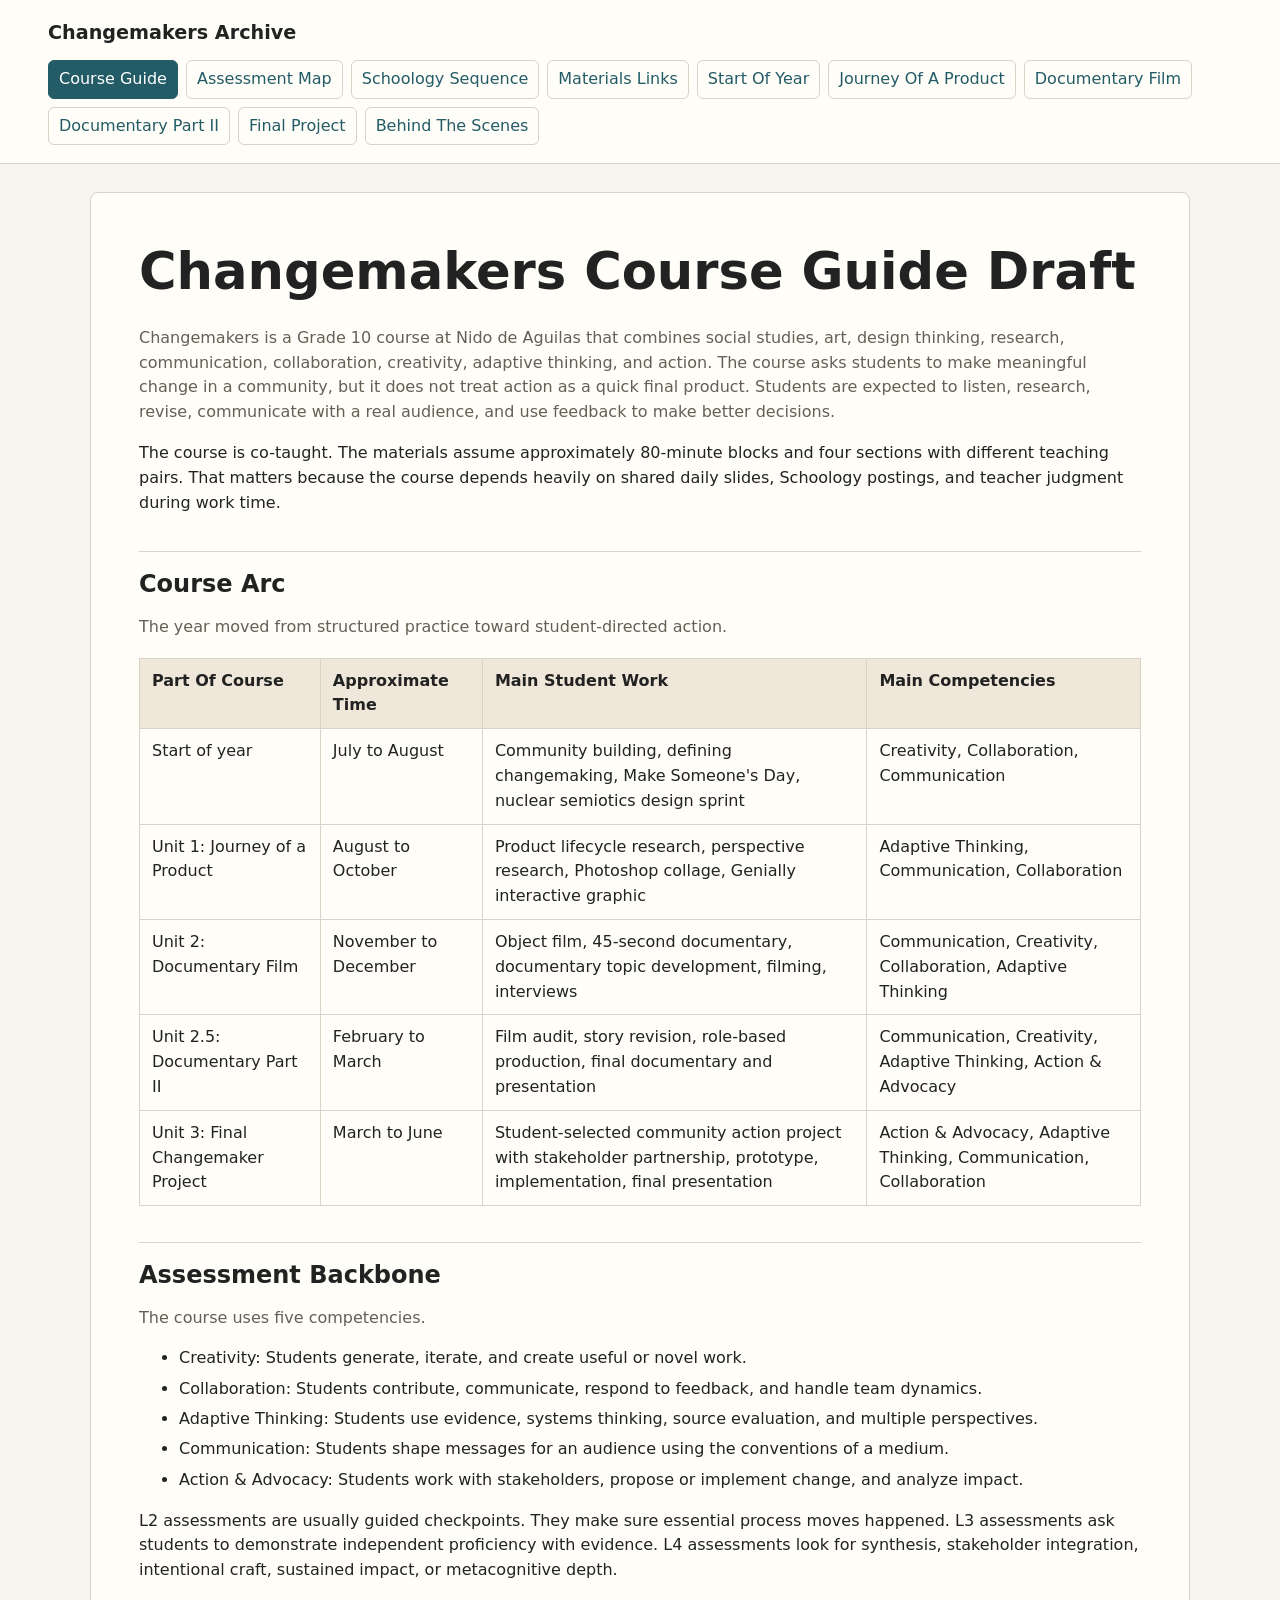
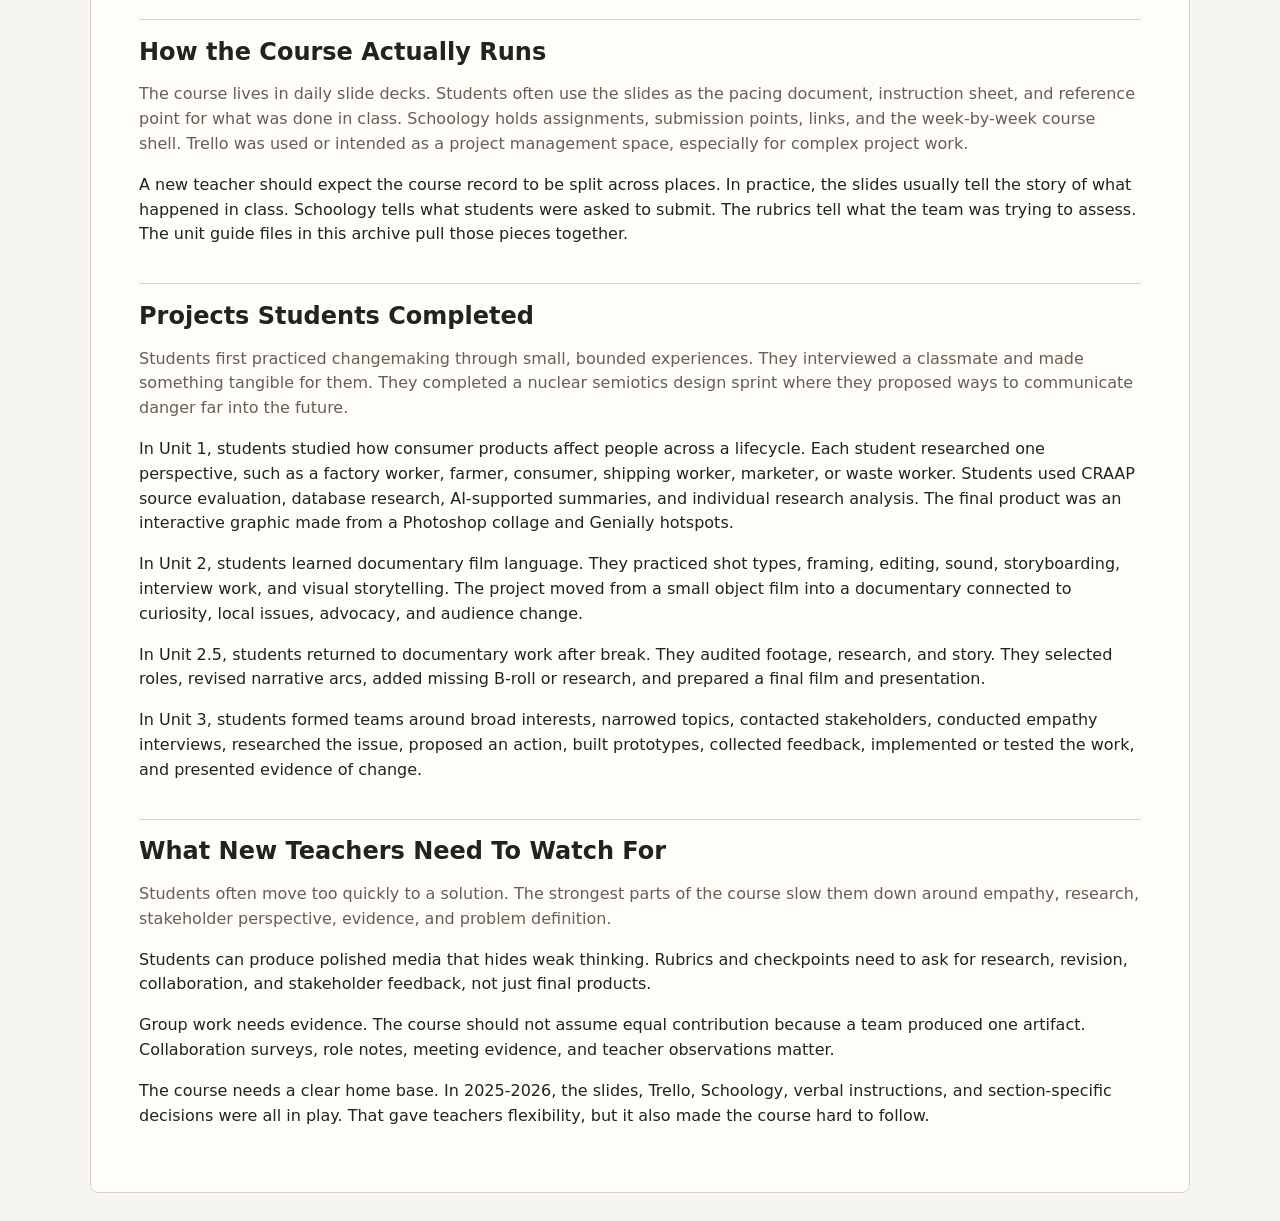
<file: index.html>
<!doctype html>
<html lang="en">
<head>
  <meta charset="utf-8">
  <meta name="viewport" content="width=device-width, initial-scale=1">
  <title>Course Guide | Changemakers Archive</title>
  <link rel="stylesheet" href="styles.css">
</head>
<body>
  <header>
    <a class="site-title" href="index.html">Changemakers Archive</a>
    <nav><a aria-current="page" href="index.html">Course Guide</a><a  href="assessment-map.html">Assessment Map</a><a  href="schoology-sequence.html">Schoology Sequence</a><a  href="materials-link-inventory.html">Materials Links</a><a  href="unit-0-start-of-year.html">Start Of Year</a><a  href="unit-1-journey-of-a-product.html">Journey Of A Product</a><a  href="unit-2-documentary-film.html">Documentary Film</a><a  href="unit-2-5-documentary-part-ii.html">Documentary Part II</a><a  href="unit-3-final-project.html">Final Project</a><a  href="behind-the-scenes.html">Behind The Scenes</a></nav>
  </header>
  <main>
    <h1>Changemakers Course Guide Draft</h1>
<p>Changemakers is a Grade 10 course at Nido de Aguilas that combines social studies, art, design thinking, research, communication, collaboration, creativity, adaptive thinking, and action. The course asks students to make meaningful change in a community, but it does not treat action as a quick final product. Students are expected to listen, research, revise, communicate with a real audience, and use feedback to make better decisions.</p>
<p>The course is co-taught. The materials assume approximately 80-minute blocks and four sections with different teaching pairs. That matters because the course depends heavily on shared daily slides, Schoology postings, and teacher judgment during work time.</p>
<h2>Course Arc</h2>
<p>The year moved from structured practice toward student-directed action.</p>
<div class="table-wrap"><table><thead><tr><th>Part Of Course</th><th>Approximate Time</th><th>Main Student Work</th><th>Main Competencies</th></tr></thead><tbody><tr><td>Start of year</td><td>July to August</td><td>Community building, defining changemaking, Make Someone's Day, nuclear semiotics design sprint</td><td>Creativity, Collaboration, Communication</td></tr>
<tr><td>Unit 1: Journey of a Product</td><td>August to October</td><td>Product lifecycle research, perspective research, Photoshop collage, Genially interactive graphic</td><td>Adaptive Thinking, Communication, Collaboration</td></tr>
<tr><td>Unit 2: Documentary Film</td><td>November to December</td><td>Object film, 45-second documentary, documentary topic development, filming, interviews</td><td>Communication, Creativity, Collaboration, Adaptive Thinking</td></tr>
<tr><td>Unit 2.5: Documentary Part II</td><td>February to March</td><td>Film audit, story revision, role-based production, final documentary and presentation</td><td>Communication, Creativity, Adaptive Thinking, Action &amp; Advocacy</td></tr>
<tr><td>Unit 3: Final Changemaker Project</td><td>March to June</td><td>Student-selected community action project with stakeholder partnership, prototype, implementation, final presentation</td><td>Action &amp; Advocacy, Adaptive Thinking, Communication, Collaboration</td></tr></tbody></table></div>
<h2>Assessment Backbone</h2>
<p>The course uses five competencies.</p>
<ul><li>Creativity: Students generate, iterate, and create useful or novel work.</li><li>Collaboration: Students contribute, communicate, respond to feedback, and handle team dynamics.</li><li>Adaptive Thinking: Students use evidence, systems thinking, source evaluation, and multiple perspectives.</li><li>Communication: Students shape messages for an audience using the conventions of a medium.</li><li>Action &amp; Advocacy: Students work with stakeholders, propose or implement change, and analyze impact.</li></ul>
<p>L2 assessments are usually guided checkpoints. They make sure essential process moves happened. L3 assessments ask students to demonstrate independent proficiency with evidence. L4 assessments look for synthesis, stakeholder integration, intentional craft, sustained impact, or metacognitive depth.</p>
<h2>How the Course Actually Runs</h2>
<p>The course lives in daily slide decks. Students often use the slides as the pacing document, instruction sheet, and reference point for what was done in class. Schoology holds assignments, submission points, links, and the week-by-week course shell. Trello was used or intended as a project management space, especially for complex project work.</p>
<p>A new teacher should expect the course record to be split across places. In practice, the slides usually tell the story of what happened in class. Schoology tells what students were asked to submit. The rubrics tell what the team was trying to assess. The unit guide files in this archive pull those pieces together.</p>
<h2>Projects Students Completed</h2>
<p>Students first practiced changemaking through small, bounded experiences. They interviewed a classmate and made something tangible for them. They completed a nuclear semiotics design sprint where they proposed ways to communicate danger far into the future.</p>
<p>In Unit 1, students studied how consumer products affect people across a lifecycle. Each student researched one perspective, such as a factory worker, farmer, consumer, shipping worker, marketer, or waste worker. Students used CRAAP source evaluation, database research, AI-supported summaries, and individual research analysis. The final product was an interactive graphic made from a Photoshop collage and Genially hotspots.</p>
<p>In Unit 2, students learned documentary film language. They practiced shot types, framing, editing, sound, storyboarding, interview work, and visual storytelling. The project moved from a small object film into a documentary connected to curiosity, local issues, advocacy, and audience change.</p>
<p>In Unit 2.5, students returned to documentary work after break. They audited footage, research, and story. They selected roles, revised narrative arcs, added missing B-roll or research, and prepared a final film and presentation.</p>
<p>In Unit 3, students formed teams around broad interests, narrowed topics, contacted stakeholders, conducted empathy interviews, researched the issue, proposed an action, built prototypes, collected feedback, implemented or tested the work, and presented evidence of change.</p>
<h2>What New Teachers Need To Watch For</h2>
<p>Students often move too quickly to a solution. The strongest parts of the course slow them down around empathy, research, stakeholder perspective, evidence, and problem definition.</p>
<p>Students can produce polished media that hides weak thinking. Rubrics and checkpoints need to ask for research, revision, collaboration, and stakeholder feedback, not just final products.</p>
<p>Group work needs evidence. The course should not assume equal contribution because a team produced one artifact. Collaboration surveys, role notes, meeting evidence, and teacher observations matter.</p>
<p>The course needs a clear home base. In 2025-2026, the slides, Trello, Schoology, verbal instructions, and section-specific decisions were all in play. That gave teachers flexibility, but it also made the course hard to follow.</p>
  </main>
</body>
</html>
</file>
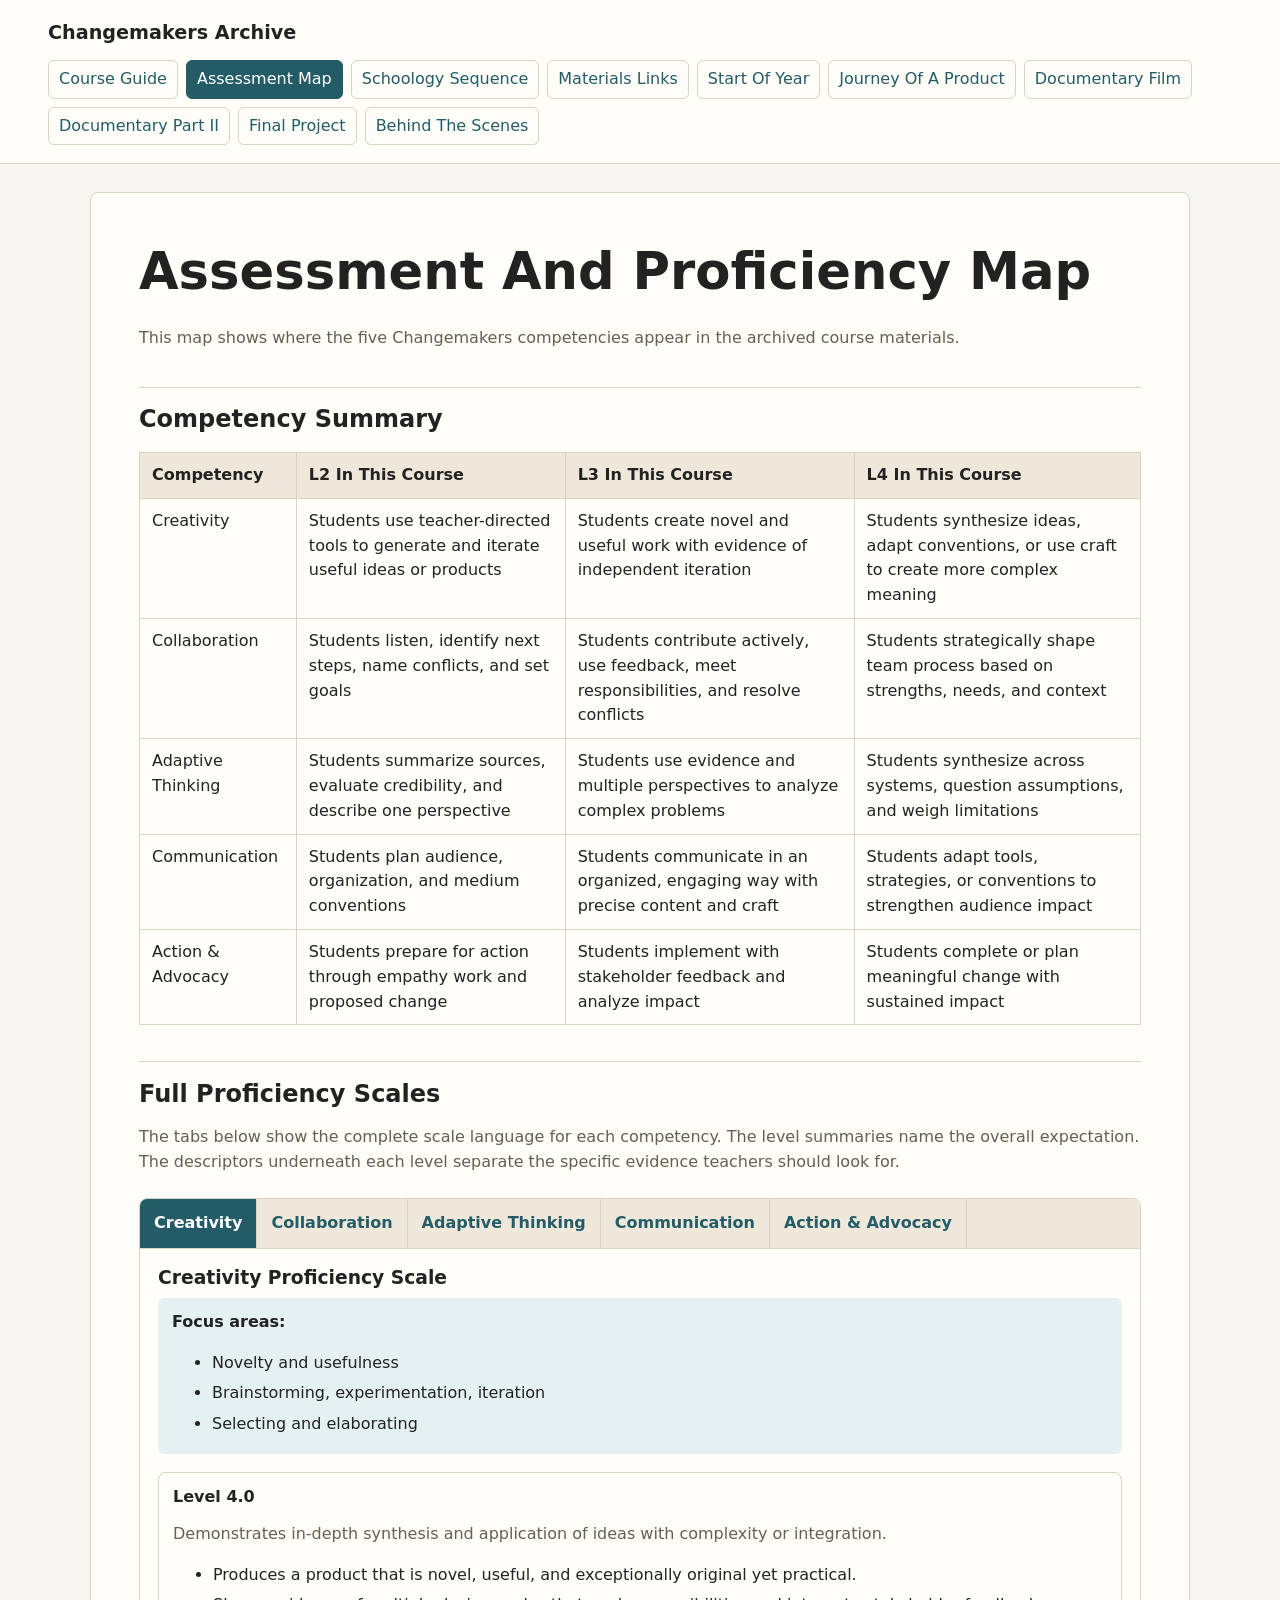
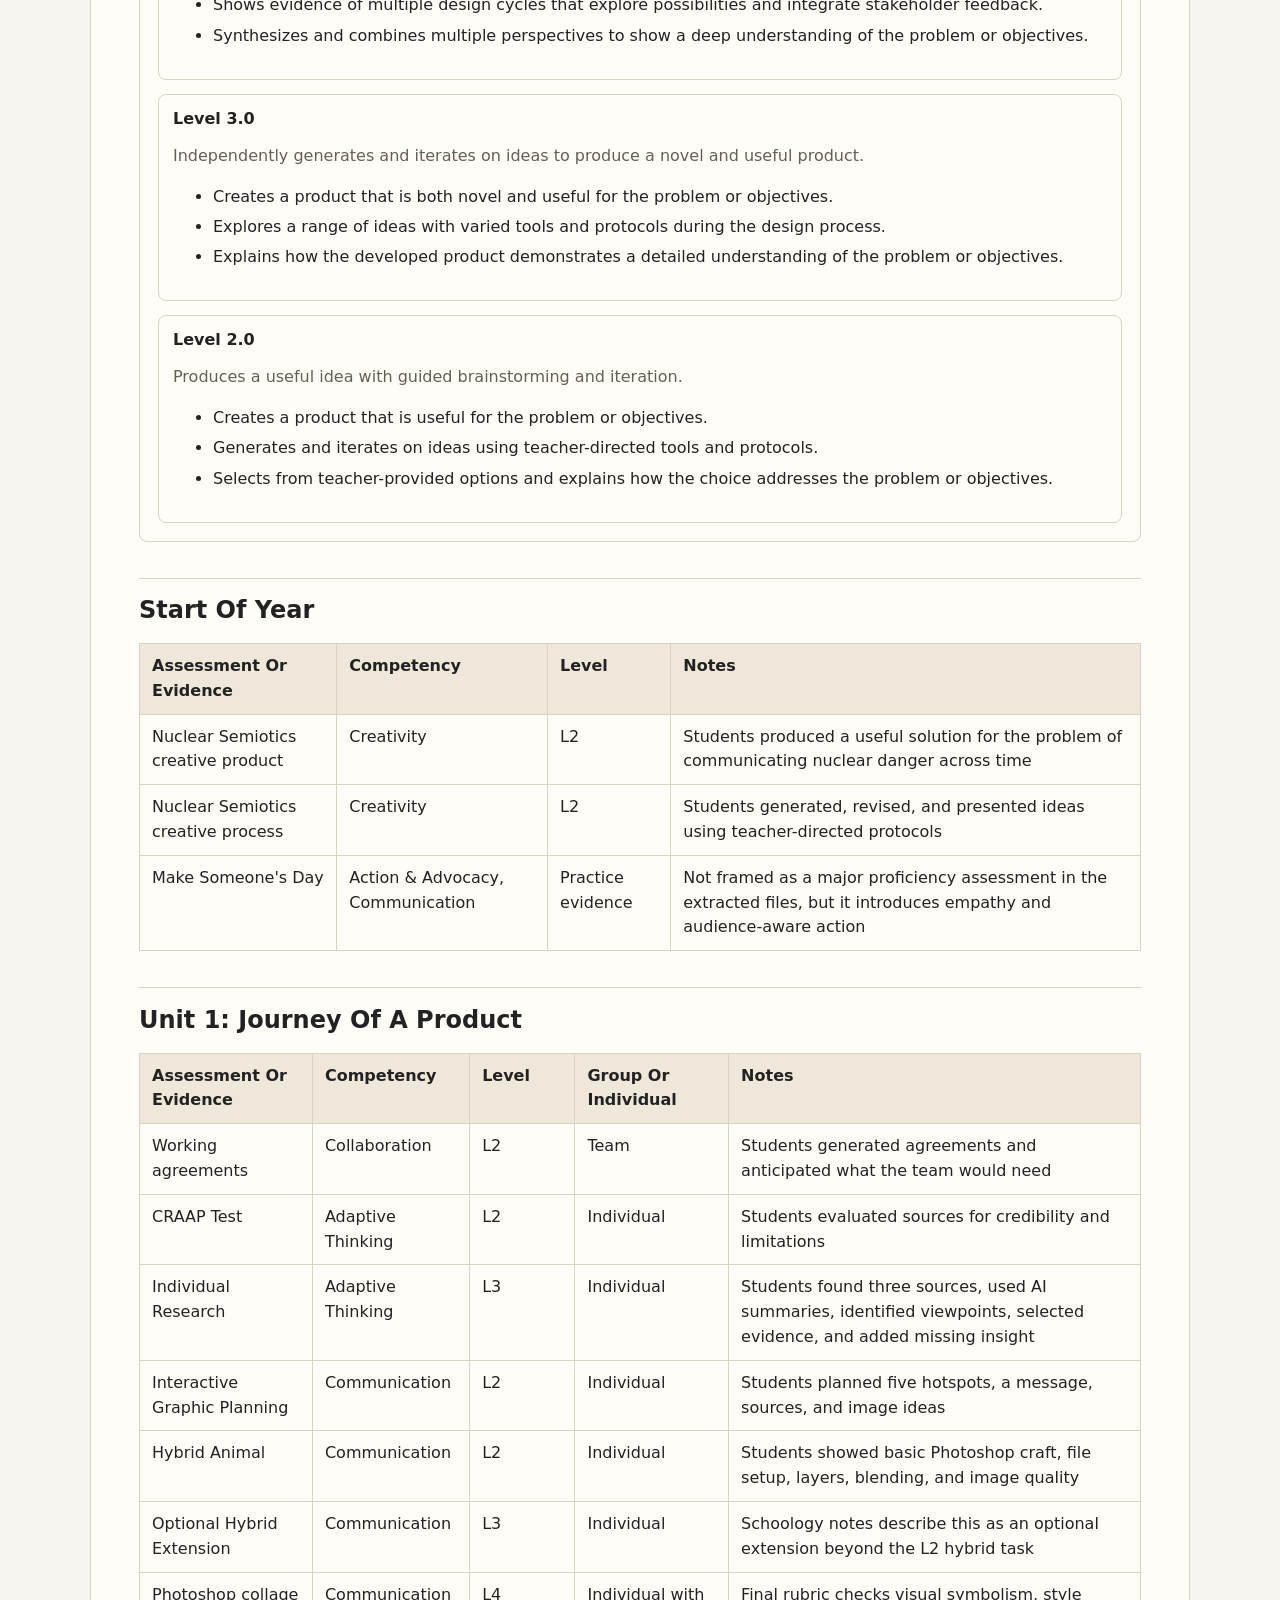
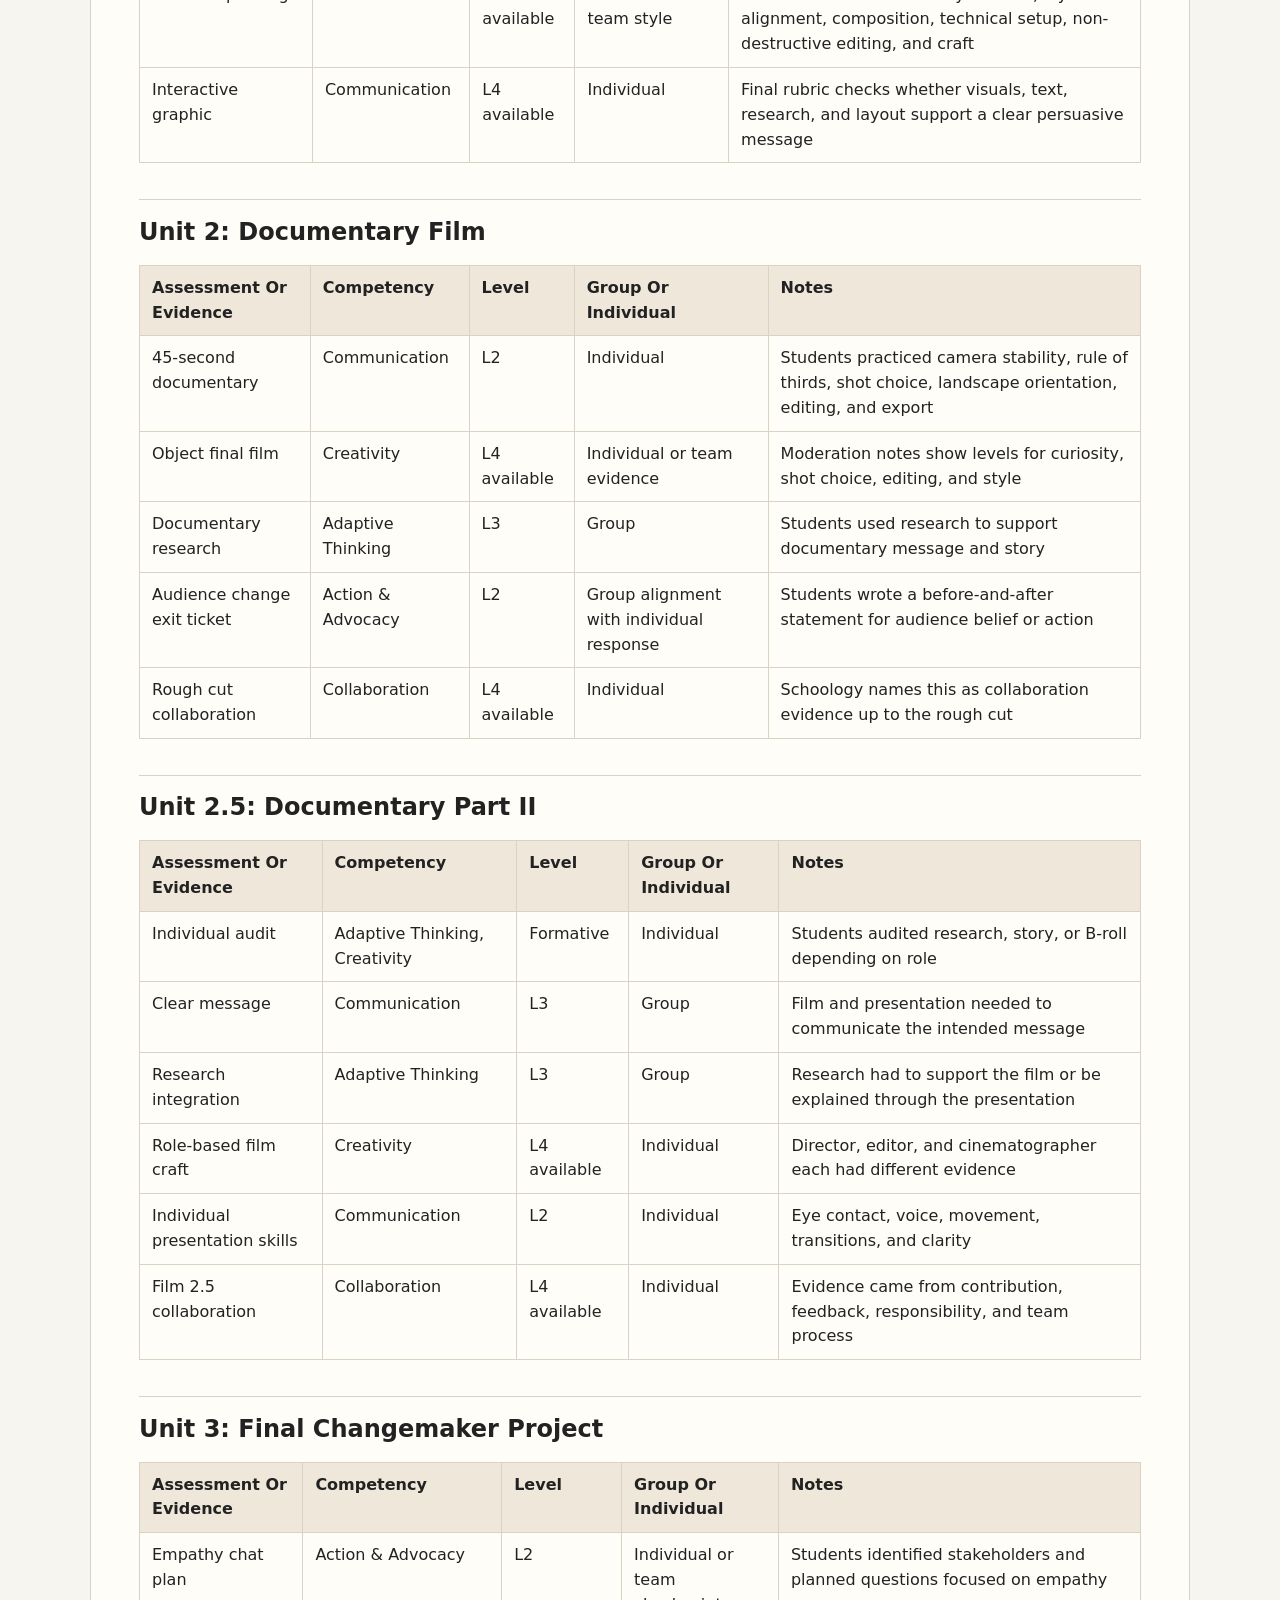
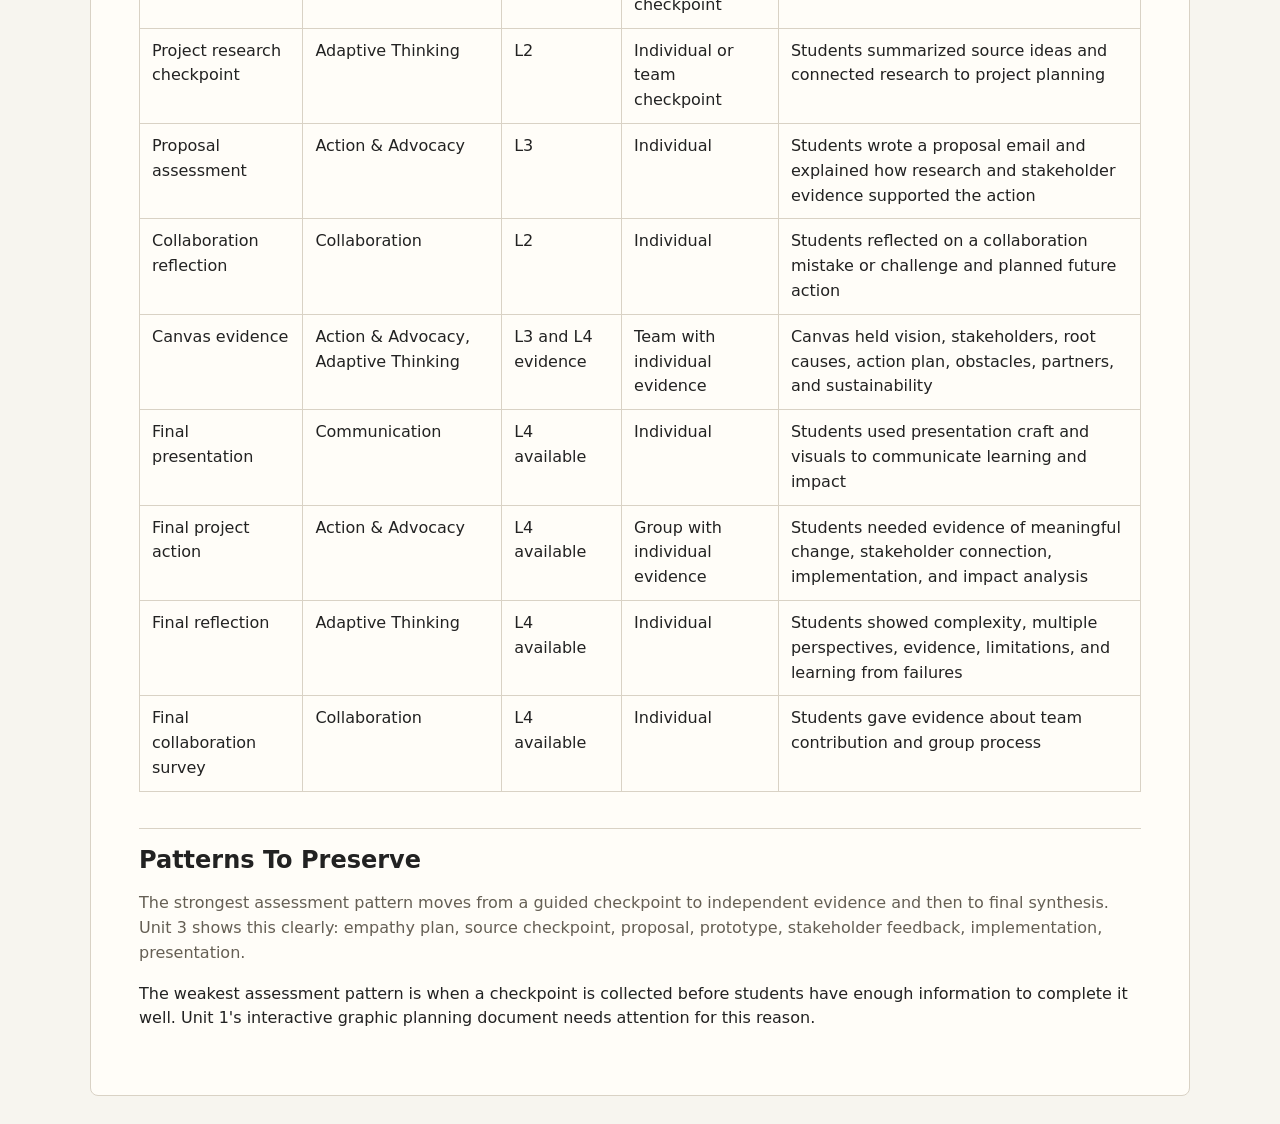
<file: assessment-map.html>
<!doctype html>
<html lang="en">
<head>
  <meta charset="utf-8">
  <meta name="viewport" content="width=device-width, initial-scale=1">
  <title>Assessment Map | Changemakers Archive</title>
  <link rel="stylesheet" href="styles.css">
</head>
<body>
  <header>
    <a class="site-title" href="index.html">Changemakers Archive</a>
    <nav><a  href="index.html">Course Guide</a><a aria-current="page" href="assessment-map.html">Assessment Map</a><a  href="schoology-sequence.html">Schoology Sequence</a><a  href="materials-link-inventory.html">Materials Links</a><a  href="unit-0-start-of-year.html">Start Of Year</a><a  href="unit-1-journey-of-a-product.html">Journey Of A Product</a><a  href="unit-2-documentary-film.html">Documentary Film</a><a  href="unit-2-5-documentary-part-ii.html">Documentary Part II</a><a  href="unit-3-final-project.html">Final Project</a><a  href="behind-the-scenes.html">Behind The Scenes</a></nav>
  </header>
  <main>
    <h1>Assessment And Proficiency Map</h1>
<p>This map shows where the five Changemakers competencies appear in the archived course materials.</p>
<h2>Competency Summary</h2>
<div class="table-wrap"><table><thead><tr><th>Competency</th><th>L2 In This Course</th><th>L3 In This Course</th><th>L4 In This Course</th></tr></thead><tbody><tr><td>Creativity</td><td>Students use teacher-directed tools to generate and iterate useful ideas or products</td><td>Students create novel and useful work with evidence of independent iteration</td><td>Students synthesize ideas, adapt conventions, or use craft to create more complex meaning</td></tr>
<tr><td>Collaboration</td><td>Students listen, identify next steps, name conflicts, and set goals</td><td>Students contribute actively, use feedback, meet responsibilities, and resolve conflicts</td><td>Students strategically shape team process based on strengths, needs, and context</td></tr>
<tr><td>Adaptive Thinking</td><td>Students summarize sources, evaluate credibility, and describe one perspective</td><td>Students use evidence and multiple perspectives to analyze complex problems</td><td>Students synthesize across systems, question assumptions, and weigh limitations</td></tr>
<tr><td>Communication</td><td>Students plan audience, organization, and medium conventions</td><td>Students communicate in an organized, engaging way with precise content and craft</td><td>Students adapt tools, strategies, or conventions to strengthen audience impact</td></tr>
<tr><td>Action &amp; Advocacy</td><td>Students prepare for action through empathy work and proposed change</td><td>Students implement with stakeholder feedback and analyze impact</td><td>Students complete or plan meaningful change with sustained impact</td></tr></tbody></table></div>
<h2>Full Proficiency Scales</h2>
<p>The tabs below show the complete scale language for each competency. The level summaries name the overall expectation. The descriptors underneath each level separate the specific evidence teachers should look for.</p>
<div class="scale-tabs" data-scale-tabs>
    <div class="scale-tab-list" role="tablist" aria-label="Changemakers proficiency scales"><button class="scale-tab" type="button" role="tab" id="tab-creativity" aria-controls="panel-creativity" aria-selected="true" data-scale-tab="creativity">Creativity</button><button class="scale-tab" type="button" role="tab" id="tab-collaboration" aria-controls="panel-collaboration" aria-selected="false" data-scale-tab="collaboration">Collaboration</button><button class="scale-tab" type="button" role="tab" id="tab-adaptive-thinking" aria-controls="panel-adaptive-thinking" aria-selected="false" data-scale-tab="adaptive-thinking">Adaptive Thinking</button><button class="scale-tab" type="button" role="tab" id="tab-communication" aria-controls="panel-communication" aria-selected="false" data-scale-tab="communication">Communication</button><button class="scale-tab" type="button" role="tab" id="tab-action-advocacy" aria-controls="panel-action-advocacy" aria-selected="false" data-scale-tab="action-advocacy">Action &amp; Advocacy</button></div>
    <section class="scale-panel" role="tabpanel" id="panel-creativity" aria-labelledby="tab-creativity">
        <h3>Creativity Proficiency Scale</h3>
        <div class="focus-areas"><strong>Focus areas:</strong><ul><li>Novelty and usefulness</li><li>Brainstorming, experimentation, iteration</li><li>Selecting and elaborating</li></ul></div>
        <div class="scale-levels"><article class="scale-level">
            <h4>Level 4.0</h4>
            <p>Demonstrates in-depth synthesis and application of ideas with complexity or integration.</p>
            <ul><li>Produces a product that is novel, useful, and exceptionally original yet practical.</li><li>Shows evidence of multiple design cycles that explore possibilities and integrate stakeholder feedback.</li><li>Synthesizes and combines multiple perspectives to show a deep understanding of the problem or objectives.</li></ul>
          </article><article class="scale-level">
            <h4>Level 3.0</h4>
            <p>Independently generates and iterates on ideas to produce a novel and useful product.</p>
            <ul><li>Creates a product that is both novel and useful for the problem or objectives.</li><li>Explores a range of ideas with varied tools and protocols during the design process.</li><li>Explains how the developed product demonstrates a detailed understanding of the problem or objectives.</li></ul>
          </article><article class="scale-level">
            <h4>Level 2.0</h4>
            <p>Produces a useful idea with guided brainstorming and iteration.</p>
            <ul><li>Creates a product that is useful for the problem or objectives.</li><li>Generates and iterates on ideas using teacher-directed tools and protocols.</li><li>Selects from teacher-provided options and explains how the choice addresses the problem or objectives.</li></ul>
          </article></div>
      </section><section class="scale-panel" role="tabpanel" id="panel-collaboration" aria-labelledby="tab-collaboration" hidden>
        <h3>Collaboration Proficiency Scale</h3>
        <div class="focus-areas"><strong>Focus areas:</strong><ul><li>Team strategy</li><li>Self-awareness and contribution</li><li>Conflict resolution and feedback</li></ul></div>
        <div class="scale-levels"><article class="scale-level">
            <h4>Level 4.0</h4>
            <p>Articulates and applies collaborative practices tailored to team context and dynamics.</p>
            <ul><li>Designs and implements strategies to improve team efficiency based on member strengths and weaknesses.</li><li>Evaluates strengths and weaknesses of personal contributions to the team and project.</li><li>Uses self-awareness to decide when to support the team and when to lead.</li></ul>
          </article><article class="scale-level">
            <h4>Level 3.0</h4>
            <p>Communicates clearly, participates actively, and fulfills responsibilities within the team.</p>
            <ul><li>Leverages team members’ knowledge, skills, and experiences to advance the project.</li><li>Gives, reflects on, and acts on constructive feedback.</li><li>Resolves conflicts effectively and meets deadlines and responsibilities.</li></ul>
          </article><article class="scale-level">
            <h4>Level 2.0</h4>
            <p>Participates with basic collaboration skills and awareness.</p>
            <ul><li>Paraphrases and listens to teammates.</li><li>Identifies when problems arise and describes conflict resolution strategies.</li><li>Identifies next steps, timelines, personal collaboration goals, team agreements, and can give feedback to group members.</li></ul>
          </article></div>
      </section><section class="scale-panel" role="tabpanel" id="panel-adaptive-thinking" aria-labelledby="tab-adaptive-thinking" hidden>
        <h3>Adaptive Thinking Proficiency Scale</h3>
        <div class="focus-areas"><strong>Focus areas:</strong><ul><li>Anticipating and adapting</li><li>Systems thinking</li><li>Evidence use and sensemaking</li></ul></div>
        <div class="scale-levels"><article class="scale-level">
            <h4>Level 4.0</h4>
            <p>Anticipates challenges and adapts thinking proactively using evidence across systems and perspectives.</p>
            <ul><li>Synthesizes insights across systems, perspectives, or models to uncover interrelationships, inconsistencies, or counterexamples.</li><li>Uses adaptive reasoning to question assumptions, integrate new insights, and refine solutions in changing or conflicting contexts.</li><li>Draws evidence-based inferences from diverse sources, weighing claims, counterclaims, and limitations.</li></ul>
          </article><article class="scale-level">
            <h4>Level 3.0</h4>
            <p>Applies systems thinking and evidence to analyze complex problems from multiple perspectives.</p>
            <ul><li>Articulates multiple perspectives and arguments related to a complex problem.</li><li>Selects and applies relevant evidence from varied sources to make and defend claims.</li><li>Uses systems thinking tools (e.g., root cause analysis, iceberg model, pre-mortems) to identify patterns and contributing factors.</li><li>Recognizes when information may be incomplete, conflicting, or irrelevant.</li></ul>
          </article><article class="scale-level">
            <h4>Level 2.0</h4>
            <p>Identifies a single perspective and summarizes key ideas with basic source evaluation.</p>
            <ul><li>Describes one perspective related to a complex problem.</li><li>Summarizes key ideas from multiple sources.</li><li>Identifies strengths and limitations of sources using basic criteria (e.g., CRAAP Test).</li><li>Uses academic structure (claim, evidence, source/viewpoint, credibility, cause and effect) with proper citation.</li></ul>
          </article></div>
      </section><section class="scale-panel" role="tabpanel" id="panel-communication" aria-labelledby="tab-communication" hidden>
        <h3>Communication Proficiency Scale</h3>
        <div class="focus-areas"><strong>Focus areas:</strong><ul><li>Audience awareness</li><li>Organization and clarity</li><li>Craftsmanship and conventions</li></ul></div>
        <div class="scale-levels"><article class="scale-level">
            <h4>Level 4.0</h4>
            <p>Adapts tools and strategies to diverse audiences while applying sophisticated craftsmanship.</p>
            <ul><li>Extends depth and quality by following, adapting, or intentionally breaking conventions of a medium or style.</li><li>Selects communication tools and strategies to meet audience needs.</li></ul>
          </article><article class="scale-level">
            <h4>Level 3.0</h4>
            <p>Communicates information in an organized, engaging way with strong content-specific language.</p>
            <ul><li>Uses precise, descriptive, and content-specific knowledge to enhance the message.</li><li>Applies craftsmanship by following conventions of a medium or style.</li></ul>
          </article><article class="scale-level">
            <h4>Level 2.0</h4>
            <p>Plans communication with awareness of audience, organization, and conventions.</p>
            <ul><li>Identifies strategies to engage an audience.</li><li>Plans organization of the message.</li><li>Shows awareness of medium conventions and elements of craftsmanship.</li></ul>
          </article></div>
      </section><section class="scale-panel" role="tabpanel" id="panel-action-advocacy" aria-labelledby="tab-action-advocacy" hidden>
        <h3>Action &amp; Advocacy Proficiency Scale</h3>
        <div class="focus-areas"><strong>Focus areas:</strong><ul><li>Stakeholder engagement</li><li>Implementation</li><li>Impact and sustainability</li></ul></div>
        <div class="scale-levels"><article class="scale-level">
            <h4>Level 4.0</h4>
            <p>Completes meaningful change with sustained community impact or plans for ongoing impact.</p>
            <ul><li>Maintains consistent stakeholder involvement.</li><li>Shows noticeable improvements and lasting sustainability in implementation.</li></ul>
          </article><article class="scale-level">
            <h4>Level 3.0</h4>
            <p>Implements solutions with stakeholder feedback and analyzes impact.</p>
            <ul><li>Builds ongoing connections with communities and individuals connected to the project.</li><li>Implements a solution based on multiple perspectives and feedback.</li><li>Analyzes impact, including successes and failures in implementation.</li></ul>
          </article><article class="scale-level">
            <h4>Level 2.0</h4>
            <p>Prepares for action with empathy work and a proposed change.</p>
            <ul><li>Plans and prepares for empathy chats.</li><li>Captures stakeholder perspectives reflecting issue complexity.</li><li>Proposes a change, service opportunity, or action plan based on stakeholder needs.</li></ul>
          </article></div>
      </section>
  </div>
  <script>
    document.querySelectorAll("[data-scale-tabs]").forEach((tabsRoot) => {
      const buttons = Array.from(tabsRoot.querySelectorAll("[data-scale-tab]"));
      const panels = Array.from(tabsRoot.querySelectorAll(".scale-panel"));
      buttons.forEach((button) => {
        button.addEventListener("click", () => {
          const id = button.dataset.scaleTab;
          buttons.forEach((nextButton) => nextButton.setAttribute("aria-selected", String(nextButton === button)));
          panels.forEach((panel) => {
            panel.hidden = panel.id !== "panel-" + id;
          });
        });
      });
    });
  </script>
<h2>Start Of Year</h2>
<div class="table-wrap"><table><thead><tr><th>Assessment Or Evidence</th><th>Competency</th><th>Level</th><th>Notes</th></tr></thead><tbody><tr><td>Nuclear Semiotics creative product</td><td>Creativity</td><td>L2</td><td>Students produced a useful solution for the problem of communicating nuclear danger across time</td></tr>
<tr><td>Nuclear Semiotics creative process</td><td>Creativity</td><td>L2</td><td>Students generated, revised, and presented ideas using teacher-directed protocols</td></tr>
<tr><td>Make Someone's Day</td><td>Action &amp; Advocacy, Communication</td><td>Practice evidence</td><td>Not framed as a major proficiency assessment in the extracted files, but it introduces empathy and audience-aware action</td></tr></tbody></table></div>
<h2>Unit 1: Journey Of A Product</h2>
<div class="table-wrap"><table><thead><tr><th>Assessment Or Evidence</th><th>Competency</th><th>Level</th><th>Group Or Individual</th><th>Notes</th></tr></thead><tbody><tr><td>Working agreements</td><td>Collaboration</td><td>L2</td><td>Team</td><td>Students generated agreements and anticipated what the team would need</td></tr>
<tr><td>CRAAP Test</td><td>Adaptive Thinking</td><td>L2</td><td>Individual</td><td>Students evaluated sources for credibility and limitations</td></tr>
<tr><td>Individual Research</td><td>Adaptive Thinking</td><td>L3</td><td>Individual</td><td>Students found three sources, used AI summaries, identified viewpoints, selected evidence, and added missing insight</td></tr>
<tr><td>Interactive Graphic Planning</td><td>Communication</td><td>L2</td><td>Individual</td><td>Students planned five hotspots, a message, sources, and image ideas</td></tr>
<tr><td>Hybrid Animal</td><td>Communication</td><td>L2</td><td>Individual</td><td>Students showed basic Photoshop craft, file setup, layers, blending, and image quality</td></tr>
<tr><td>Optional Hybrid Extension</td><td>Communication</td><td>L3</td><td>Individual</td><td>Schoology notes describe this as an optional extension beyond the L2 hybrid task</td></tr>
<tr><td>Photoshop collage</td><td>Communication</td><td>L4 available</td><td>Individual with team style</td><td>Final rubric checks visual symbolism, style alignment, composition, technical setup, non-destructive editing, and craft</td></tr>
<tr><td>Interactive graphic</td><td>Communication</td><td>L4 available</td><td>Individual</td><td>Final rubric checks whether visuals, text, research, and layout support a clear persuasive message</td></tr></tbody></table></div>
<h2>Unit 2: Documentary Film</h2>
<div class="table-wrap"><table><thead><tr><th>Assessment Or Evidence</th><th>Competency</th><th>Level</th><th>Group Or Individual</th><th>Notes</th></tr></thead><tbody><tr><td>45-second documentary</td><td>Communication</td><td>L2</td><td>Individual</td><td>Students practiced camera stability, rule of thirds, shot choice, landscape orientation, editing, and export</td></tr>
<tr><td>Object final film</td><td>Creativity</td><td>L4 available</td><td>Individual or team evidence</td><td>Moderation notes show levels for curiosity, shot choice, editing, and style</td></tr>
<tr><td>Documentary research</td><td>Adaptive Thinking</td><td>L3</td><td>Group</td><td>Students used research to support documentary message and story</td></tr>
<tr><td>Audience change exit ticket</td><td>Action &amp; Advocacy</td><td>L2</td><td>Group alignment with individual response</td><td>Students wrote a before-and-after statement for audience belief or action</td></tr>
<tr><td>Rough cut collaboration</td><td>Collaboration</td><td>L4 available</td><td>Individual</td><td>Schoology names this as collaboration evidence up to the rough cut</td></tr></tbody></table></div>
<h2>Unit 2.5: Documentary Part II</h2>
<div class="table-wrap"><table><thead><tr><th>Assessment Or Evidence</th><th>Competency</th><th>Level</th><th>Group Or Individual</th><th>Notes</th></tr></thead><tbody><tr><td>Individual audit</td><td>Adaptive Thinking, Creativity</td><td>Formative</td><td>Individual</td><td>Students audited research, story, or B-roll depending on role</td></tr>
<tr><td>Clear message</td><td>Communication</td><td>L3</td><td>Group</td><td>Film and presentation needed to communicate the intended message</td></tr>
<tr><td>Research integration</td><td>Adaptive Thinking</td><td>L3</td><td>Group</td><td>Research had to support the film or be explained through the presentation</td></tr>
<tr><td>Role-based film craft</td><td>Creativity</td><td>L4 available</td><td>Individual</td><td>Director, editor, and cinematographer each had different evidence</td></tr>
<tr><td>Individual presentation skills</td><td>Communication</td><td>L2</td><td>Individual</td><td>Eye contact, voice, movement, transitions, and clarity</td></tr>
<tr><td>Film 2.5 collaboration</td><td>Collaboration</td><td>L4 available</td><td>Individual</td><td>Evidence came from contribution, feedback, responsibility, and team process</td></tr></tbody></table></div>
<h2>Unit 3: Final Changemaker Project</h2>
<div class="table-wrap"><table><thead><tr><th>Assessment Or Evidence</th><th>Competency</th><th>Level</th><th>Group Or Individual</th><th>Notes</th></tr></thead><tbody><tr><td>Empathy chat plan</td><td>Action &amp; Advocacy</td><td>L2</td><td>Individual or team checkpoint</td><td>Students identified stakeholders and planned questions focused on empathy</td></tr>
<tr><td>Project research checkpoint</td><td>Adaptive Thinking</td><td>L2</td><td>Individual or team checkpoint</td><td>Students summarized source ideas and connected research to project planning</td></tr>
<tr><td>Proposal assessment</td><td>Action &amp; Advocacy</td><td>L3</td><td>Individual</td><td>Students wrote a proposal email and explained how research and stakeholder evidence supported the action</td></tr>
<tr><td>Collaboration reflection</td><td>Collaboration</td><td>L2</td><td>Individual</td><td>Students reflected on a collaboration mistake or challenge and planned future action</td></tr>
<tr><td>Canvas evidence</td><td>Action &amp; Advocacy, Adaptive Thinking</td><td>L3 and L4 evidence</td><td>Team with individual evidence</td><td>Canvas held vision, stakeholders, root causes, action plan, obstacles, partners, and sustainability</td></tr>
<tr><td>Final presentation</td><td>Communication</td><td>L4 available</td><td>Individual</td><td>Students used presentation craft and visuals to communicate learning and impact</td></tr>
<tr><td>Final project action</td><td>Action &amp; Advocacy</td><td>L4 available</td><td>Group with individual evidence</td><td>Students needed evidence of meaningful change, stakeholder connection, implementation, and impact analysis</td></tr>
<tr><td>Final reflection</td><td>Adaptive Thinking</td><td>L4 available</td><td>Individual</td><td>Students showed complexity, multiple perspectives, evidence, limitations, and learning from failures</td></tr>
<tr><td>Final collaboration survey</td><td>Collaboration</td><td>L4 available</td><td>Individual</td><td>Students gave evidence about team contribution and group process</td></tr></tbody></table></div>
<h2>Patterns To Preserve</h2>
<p>The strongest assessment pattern moves from a guided checkpoint to independent evidence and then to final synthesis. Unit 3 shows this clearly: empathy plan, source checkpoint, proposal, prototype, stakeholder feedback, implementation, presentation.</p>
<p>The weakest assessment pattern is when a checkpoint is collected before students have enough information to complete it well. Unit 1's interactive graphic planning document needs attention for this reason.</p>
  </main>
</body>
</html>
</file>
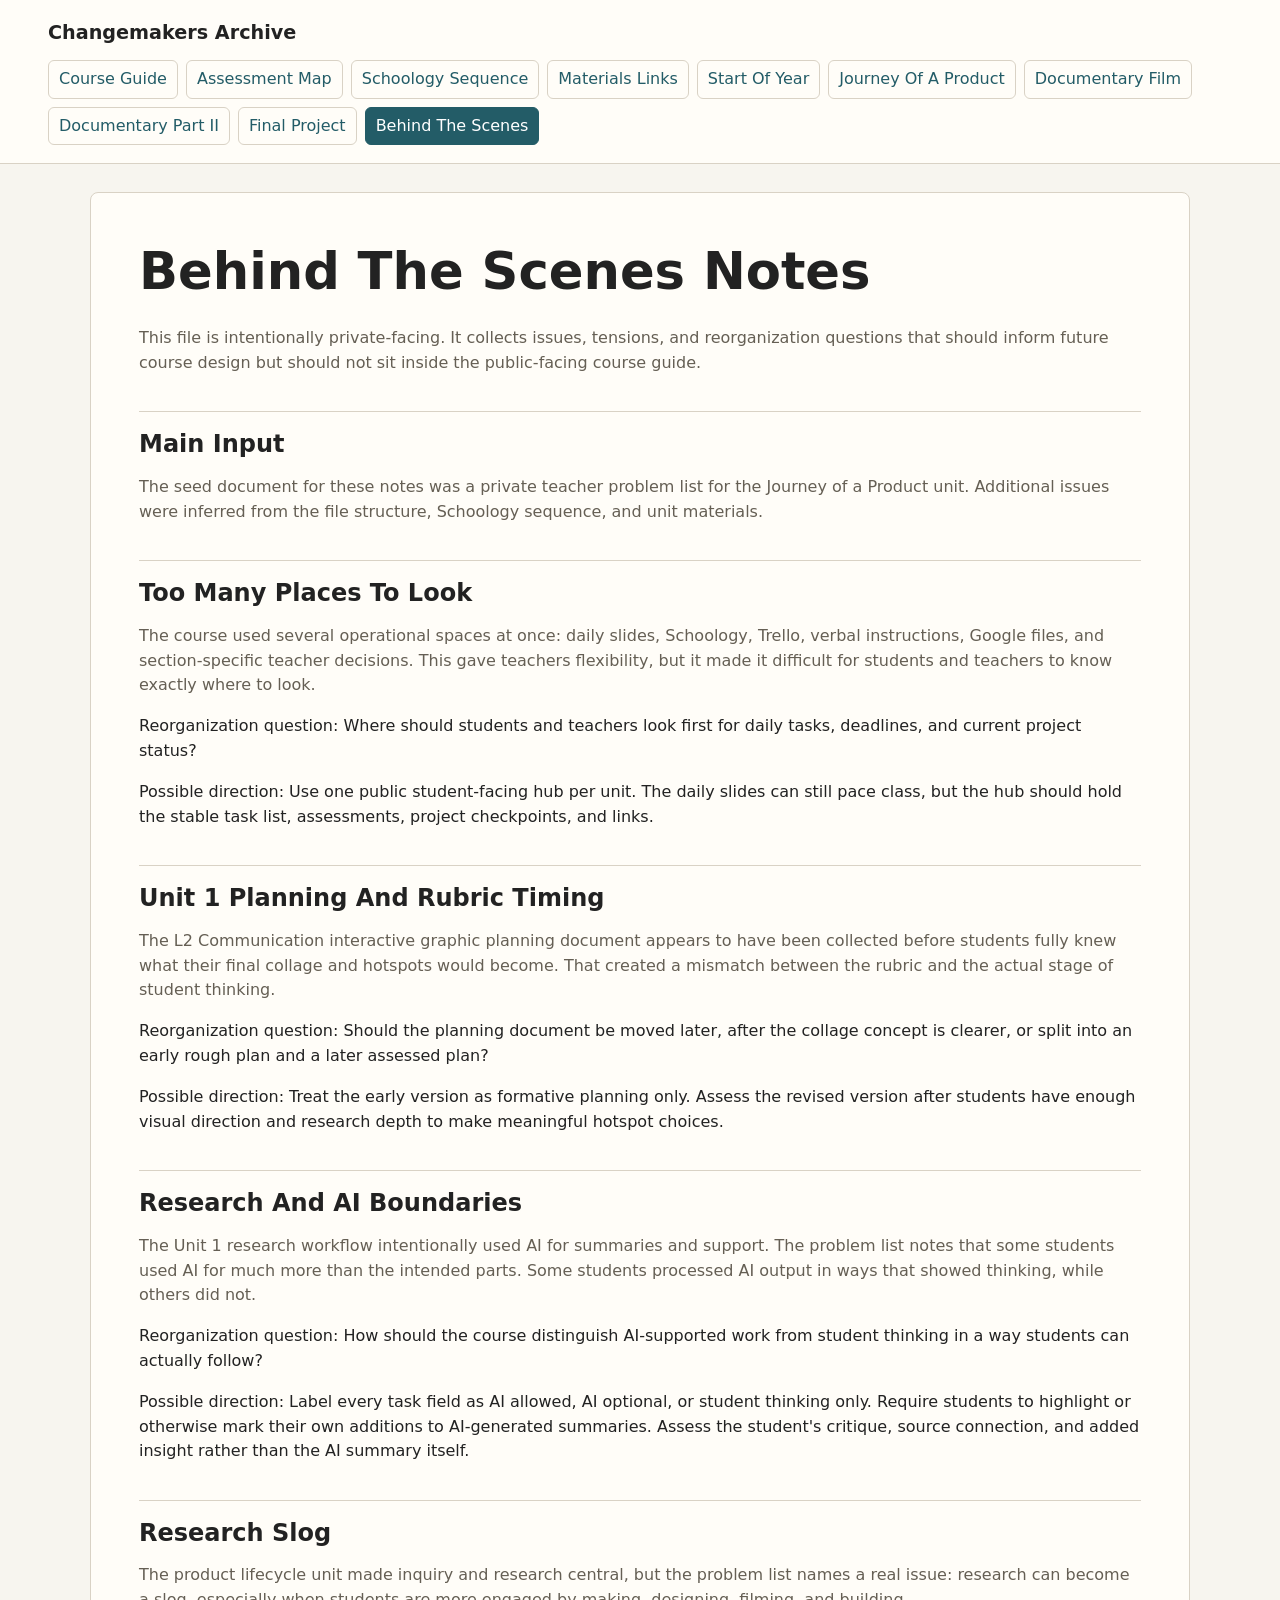
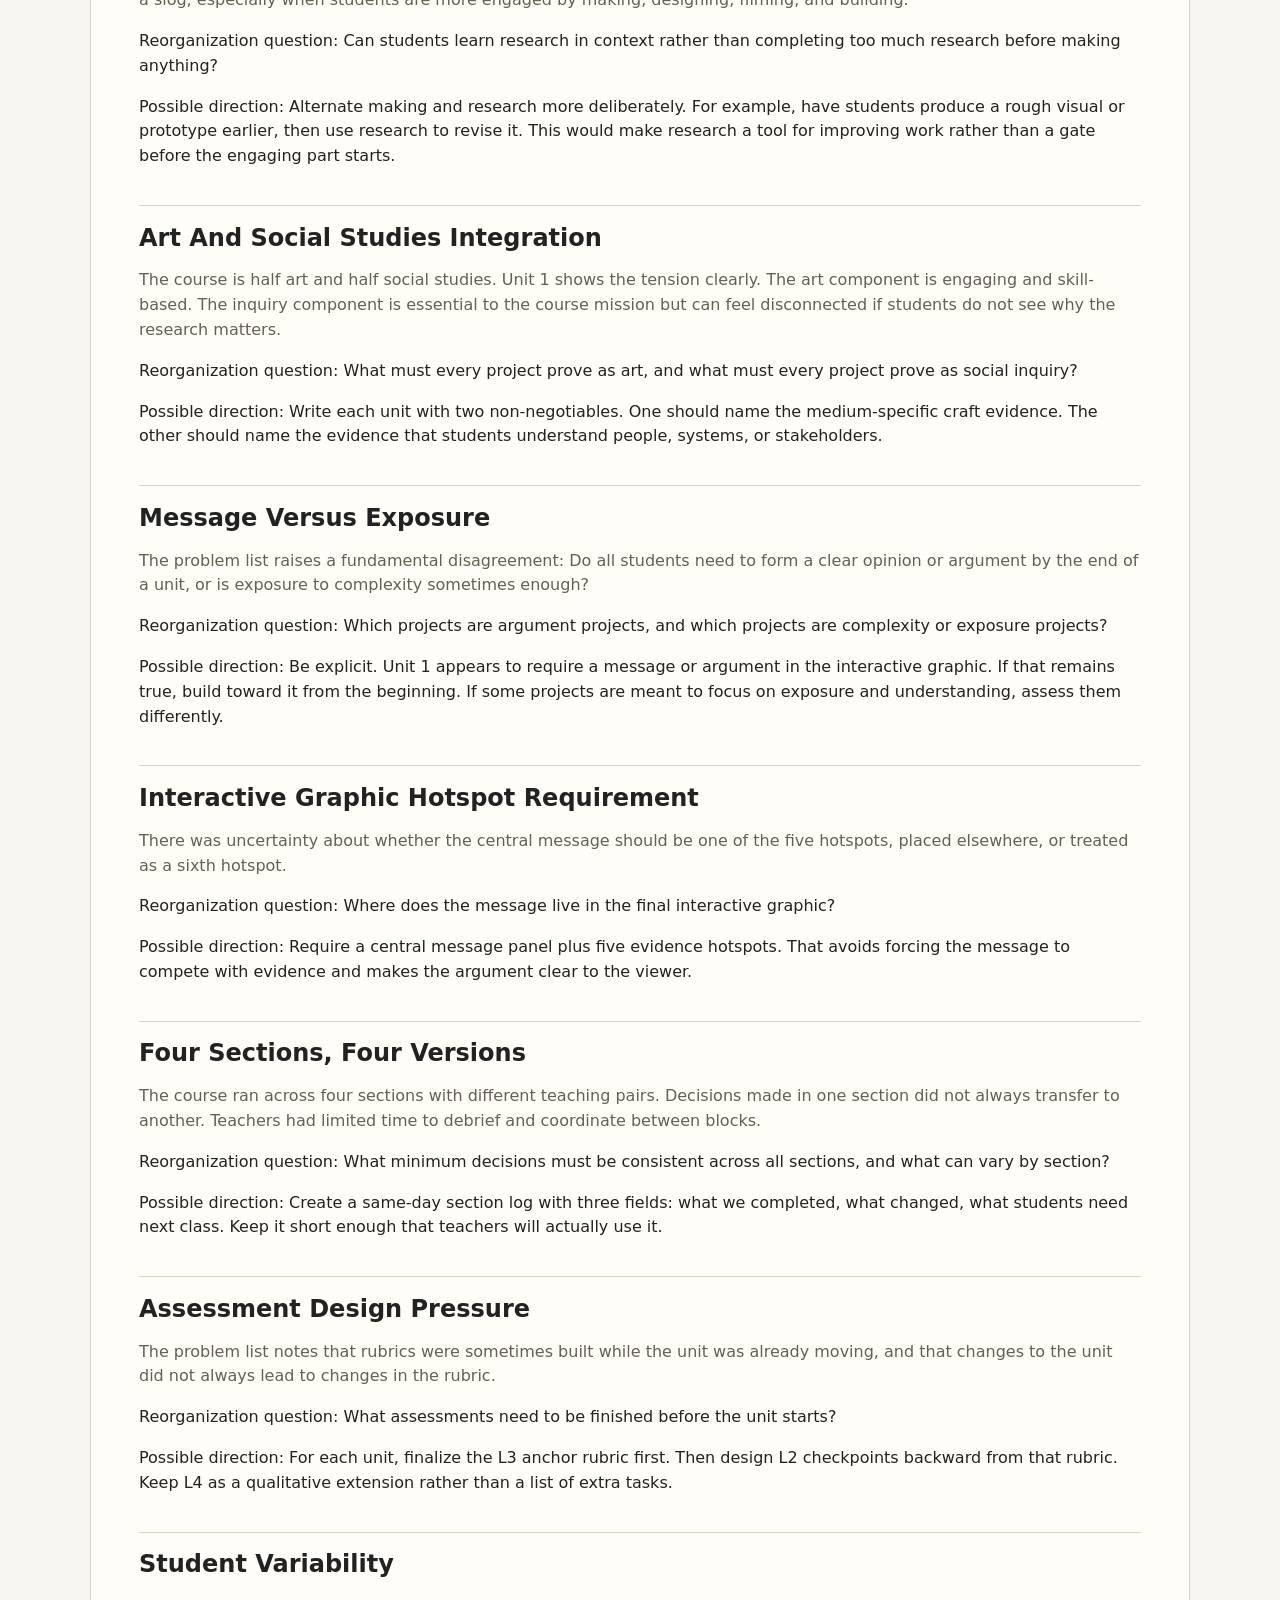
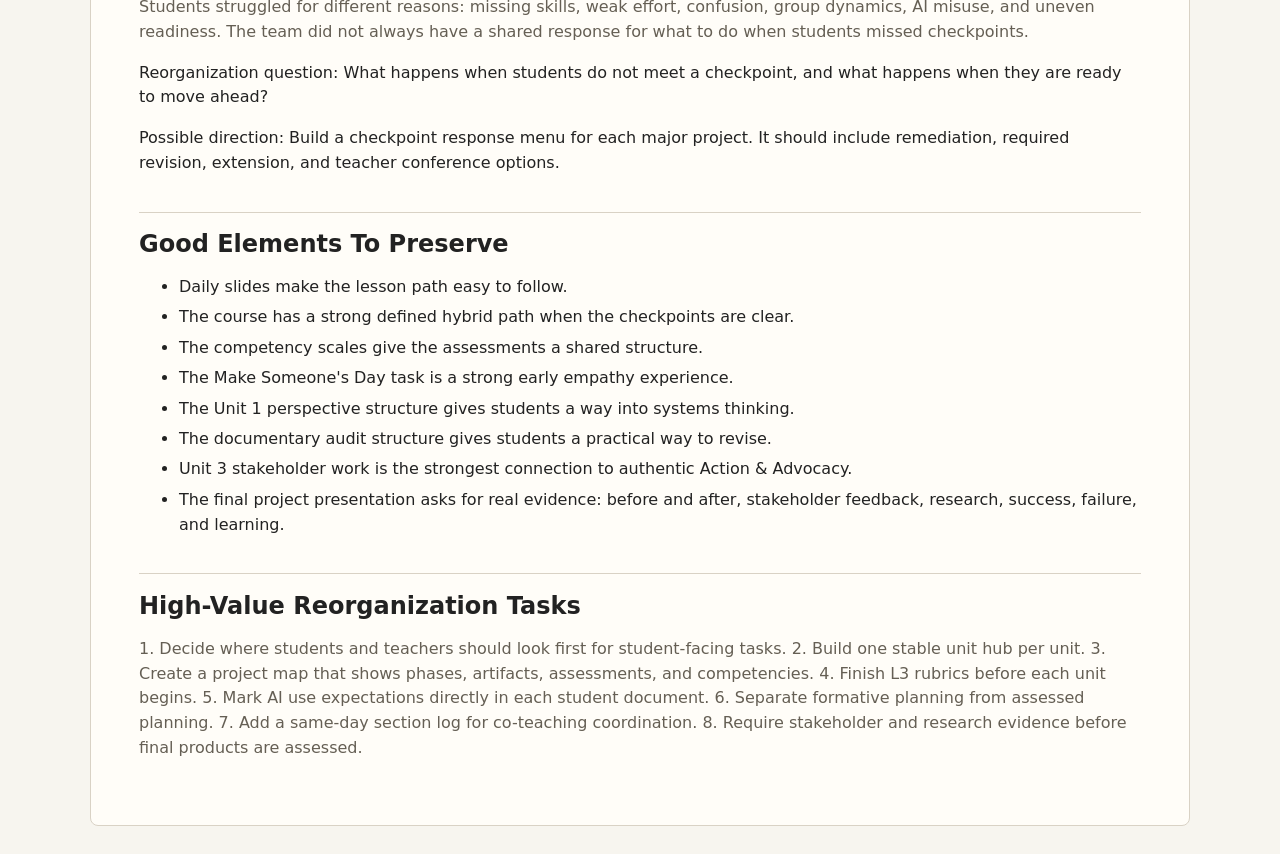
<file: behind-the-scenes.html>
<!doctype html>
<html lang="en">
<head>
  <meta charset="utf-8">
  <meta name="viewport" content="width=device-width, initial-scale=1">
  <title>Behind The Scenes | Changemakers Archive</title>
  <link rel="stylesheet" href="styles.css">
</head>
<body>
  <header>
    <a class="site-title" href="index.html">Changemakers Archive</a>
    <nav><a  href="index.html">Course Guide</a><a  href="assessment-map.html">Assessment Map</a><a  href="schoology-sequence.html">Schoology Sequence</a><a  href="materials-link-inventory.html">Materials Links</a><a  href="unit-0-start-of-year.html">Start Of Year</a><a  href="unit-1-journey-of-a-product.html">Journey Of A Product</a><a  href="unit-2-documentary-film.html">Documentary Film</a><a  href="unit-2-5-documentary-part-ii.html">Documentary Part II</a><a  href="unit-3-final-project.html">Final Project</a><a aria-current="page" href="behind-the-scenes.html">Behind The Scenes</a></nav>
  </header>
  <main>
    <h1>Behind The Scenes Notes</h1>
<p>This file is intentionally private-facing. It collects issues, tensions, and reorganization questions that should inform future course design but should not sit inside the public-facing course guide.</p>
<h2>Main Input</h2>
<p>The seed document for these notes was a private teacher problem list for the Journey of a Product unit. Additional issues were inferred from the file structure, Schoology sequence, and unit materials.</p>
<h2>Too Many Places To Look</h2>
<p>The course used several operational spaces at once: daily slides, Schoology, Trello, verbal instructions, Google files, and section-specific teacher decisions. This gave teachers flexibility, but it made it difficult for students and teachers to know exactly where to look.</p>
<p>Reorganization question: Where should students and teachers look first for daily tasks, deadlines, and current project status?</p>
<p>Possible direction: Use one public student-facing hub per unit. The daily slides can still pace class, but the hub should hold the stable task list, assessments, project checkpoints, and links.</p>
<h2>Unit 1 Planning And Rubric Timing</h2>
<p>The L2 Communication interactive graphic planning document appears to have been collected before students fully knew what their final collage and hotspots would become. That created a mismatch between the rubric and the actual stage of student thinking.</p>
<p>Reorganization question: Should the planning document be moved later, after the collage concept is clearer, or split into an early rough plan and a later assessed plan?</p>
<p>Possible direction: Treat the early version as formative planning only. Assess the revised version after students have enough visual direction and research depth to make meaningful hotspot choices.</p>
<h2>Research And AI Boundaries</h2>
<p>The Unit 1 research workflow intentionally used AI for summaries and support. The problem list notes that some students used AI for much more than the intended parts. Some students processed AI output in ways that showed thinking, while others did not.</p>
<p>Reorganization question: How should the course distinguish AI-supported work from student thinking in a way students can actually follow?</p>
<p>Possible direction: Label every task field as AI allowed, AI optional, or student thinking only. Require students to highlight or otherwise mark their own additions to AI-generated summaries. Assess the student's critique, source connection, and added insight rather than the AI summary itself.</p>
<h2>Research Slog</h2>
<p>The product lifecycle unit made inquiry and research central, but the problem list names a real issue: research can become a slog, especially when students are more engaged by making, designing, filming, and building.</p>
<p>Reorganization question: Can students learn research in context rather than completing too much research before making anything?</p>
<p>Possible direction: Alternate making and research more deliberately. For example, have students produce a rough visual or prototype earlier, then use research to revise it. This would make research a tool for improving work rather than a gate before the engaging part starts.</p>
<h2>Art And Social Studies Integration</h2>
<p>The course is half art and half social studies. Unit 1 shows the tension clearly. The art component is engaging and skill-based. The inquiry component is essential to the course mission but can feel disconnected if students do not see why the research matters.</p>
<p>Reorganization question: What must every project prove as art, and what must every project prove as social inquiry?</p>
<p>Possible direction: Write each unit with two non-negotiables. One should name the medium-specific craft evidence. The other should name the evidence that students understand people, systems, or stakeholders.</p>
<h2>Message Versus Exposure</h2>
<p>The problem list raises a fundamental disagreement: Do all students need to form a clear opinion or argument by the end of a unit, or is exposure to complexity sometimes enough?</p>
<p>Reorganization question: Which projects are argument projects, and which projects are complexity or exposure projects?</p>
<p>Possible direction: Be explicit. Unit 1 appears to require a message or argument in the interactive graphic. If that remains true, build toward it from the beginning. If some projects are meant to focus on exposure and understanding, assess them differently.</p>
<h2>Interactive Graphic Hotspot Requirement</h2>
<p>There was uncertainty about whether the central message should be one of the five hotspots, placed elsewhere, or treated as a sixth hotspot.</p>
<p>Reorganization question: Where does the message live in the final interactive graphic?</p>
<p>Possible direction: Require a central message panel plus five evidence hotspots. That avoids forcing the message to compete with evidence and makes the argument clear to the viewer.</p>
<h2>Four Sections, Four Versions</h2>
<p>The course ran across four sections with different teaching pairs. Decisions made in one section did not always transfer to another. Teachers had limited time to debrief and coordinate between blocks.</p>
<p>Reorganization question: What minimum decisions must be consistent across all sections, and what can vary by section?</p>
<p>Possible direction: Create a same-day section log with three fields: what we completed, what changed, what students need next class. Keep it short enough that teachers will actually use it.</p>
<h2>Assessment Design Pressure</h2>
<p>The problem list notes that rubrics were sometimes built while the unit was already moving, and that changes to the unit did not always lead to changes in the rubric.</p>
<p>Reorganization question: What assessments need to be finished before the unit starts?</p>
<p>Possible direction: For each unit, finalize the L3 anchor rubric first. Then design L2 checkpoints backward from that rubric. Keep L4 as a qualitative extension rather than a list of extra tasks.</p>
<h2>Student Variability</h2>
<p>Students struggled for different reasons: missing skills, weak effort, confusion, group dynamics, AI misuse, and uneven readiness. The team did not always have a shared response for what to do when students missed checkpoints.</p>
<p>Reorganization question: What happens when students do not meet a checkpoint, and what happens when they are ready to move ahead?</p>
<p>Possible direction: Build a checkpoint response menu for each major project. It should include remediation, required revision, extension, and teacher conference options.</p>
<h2>Good Elements To Preserve</h2>
<ul><li>Daily slides make the lesson path easy to follow.</li><li>The course has a strong defined hybrid path when the checkpoints are clear.</li><li>The competency scales give the assessments a shared structure.</li><li>The Make Someone's Day task is a strong early empathy experience.</li><li>The Unit 1 perspective structure gives students a way into systems thinking.</li><li>The documentary audit structure gives students a practical way to revise.</li><li>Unit 3 stakeholder work is the strongest connection to authentic Action &amp; Advocacy.</li><li>The final project presentation asks for real evidence: before and after, stakeholder feedback, research, success, failure, and learning.</li></ul>
<h2>High-Value Reorganization Tasks</h2>
<p>1. Decide where students and teachers should look first for student-facing tasks. 2. Build one stable unit hub per unit. 3. Create a project map that shows phases, artifacts, assessments, and competencies. 4. Finish L3 rubrics before each unit begins. 5. Mark AI use expectations directly in each student document. 6. Separate formative planning from assessed planning. 7. Add a same-day section log for co-teaching coordination. 8. Require stakeholder and research evidence before final products are assessed.</p>
  </main>
</body>
</html>
</file>
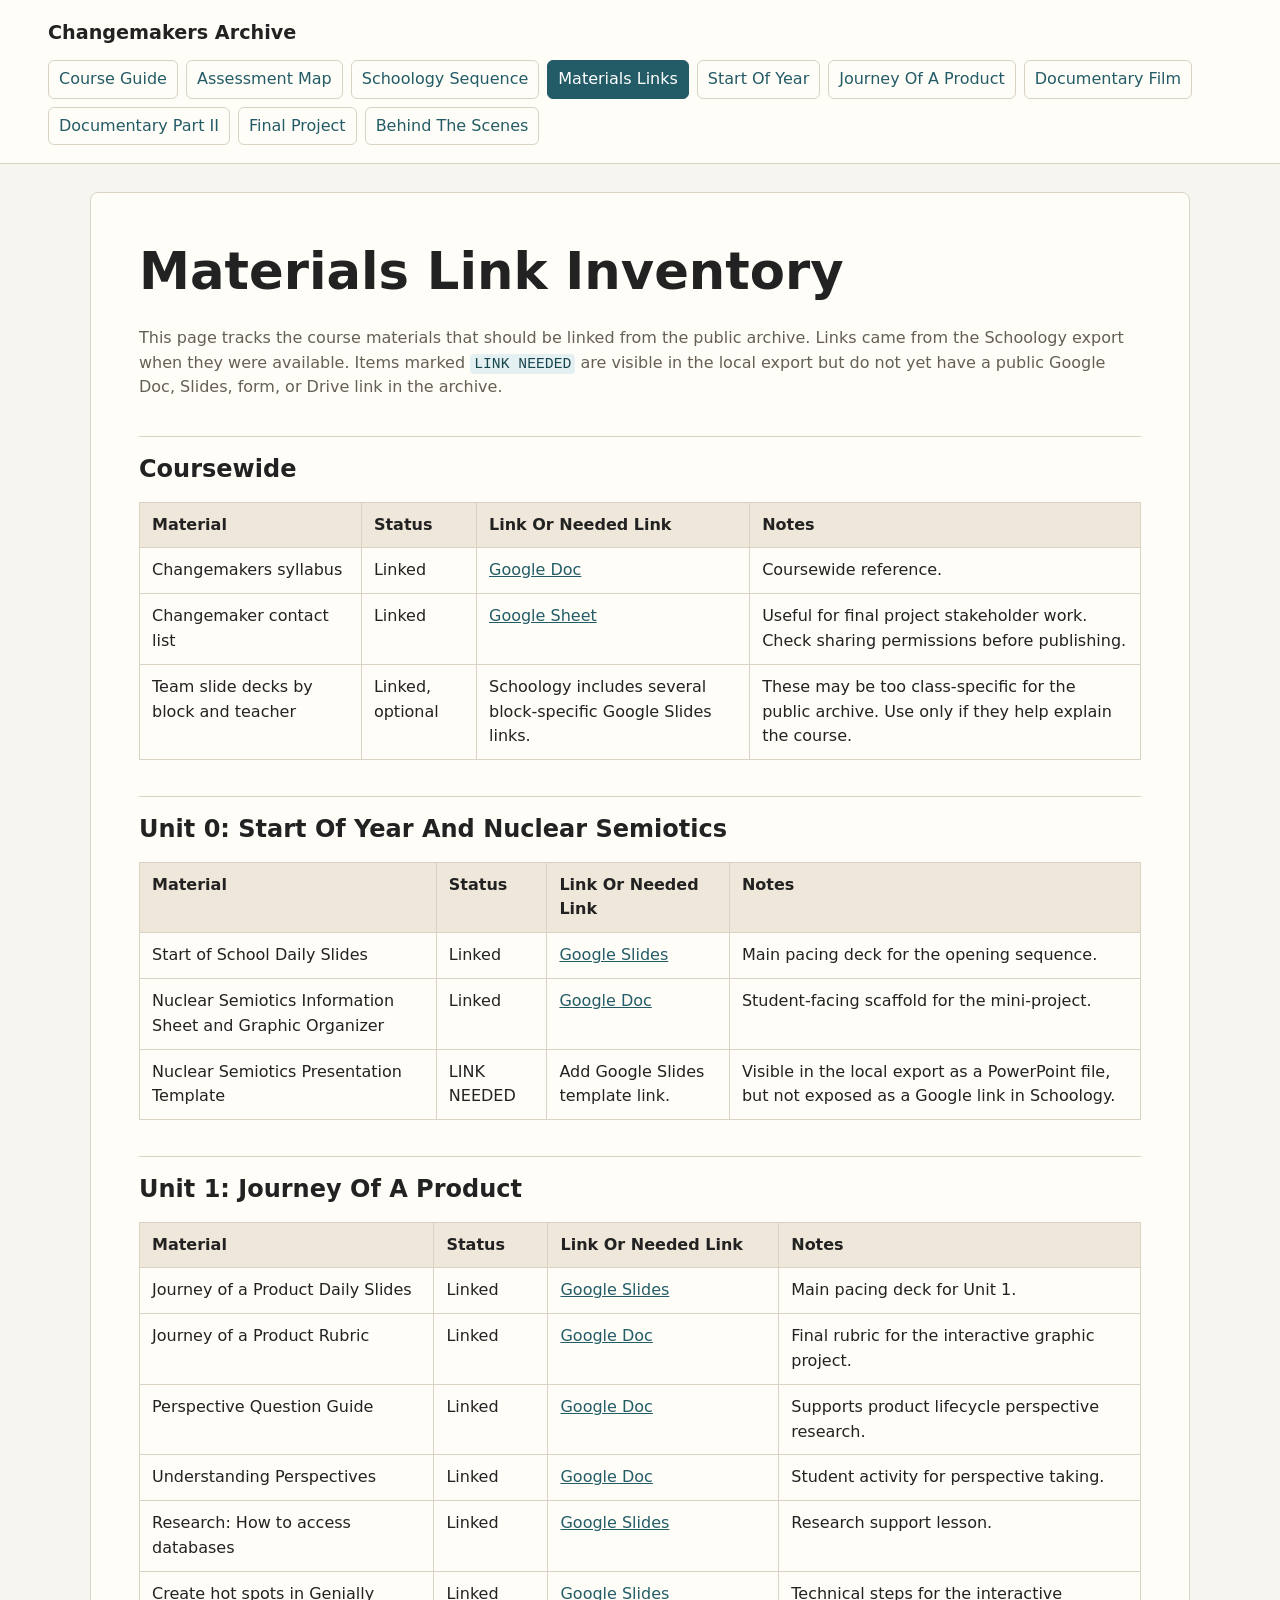
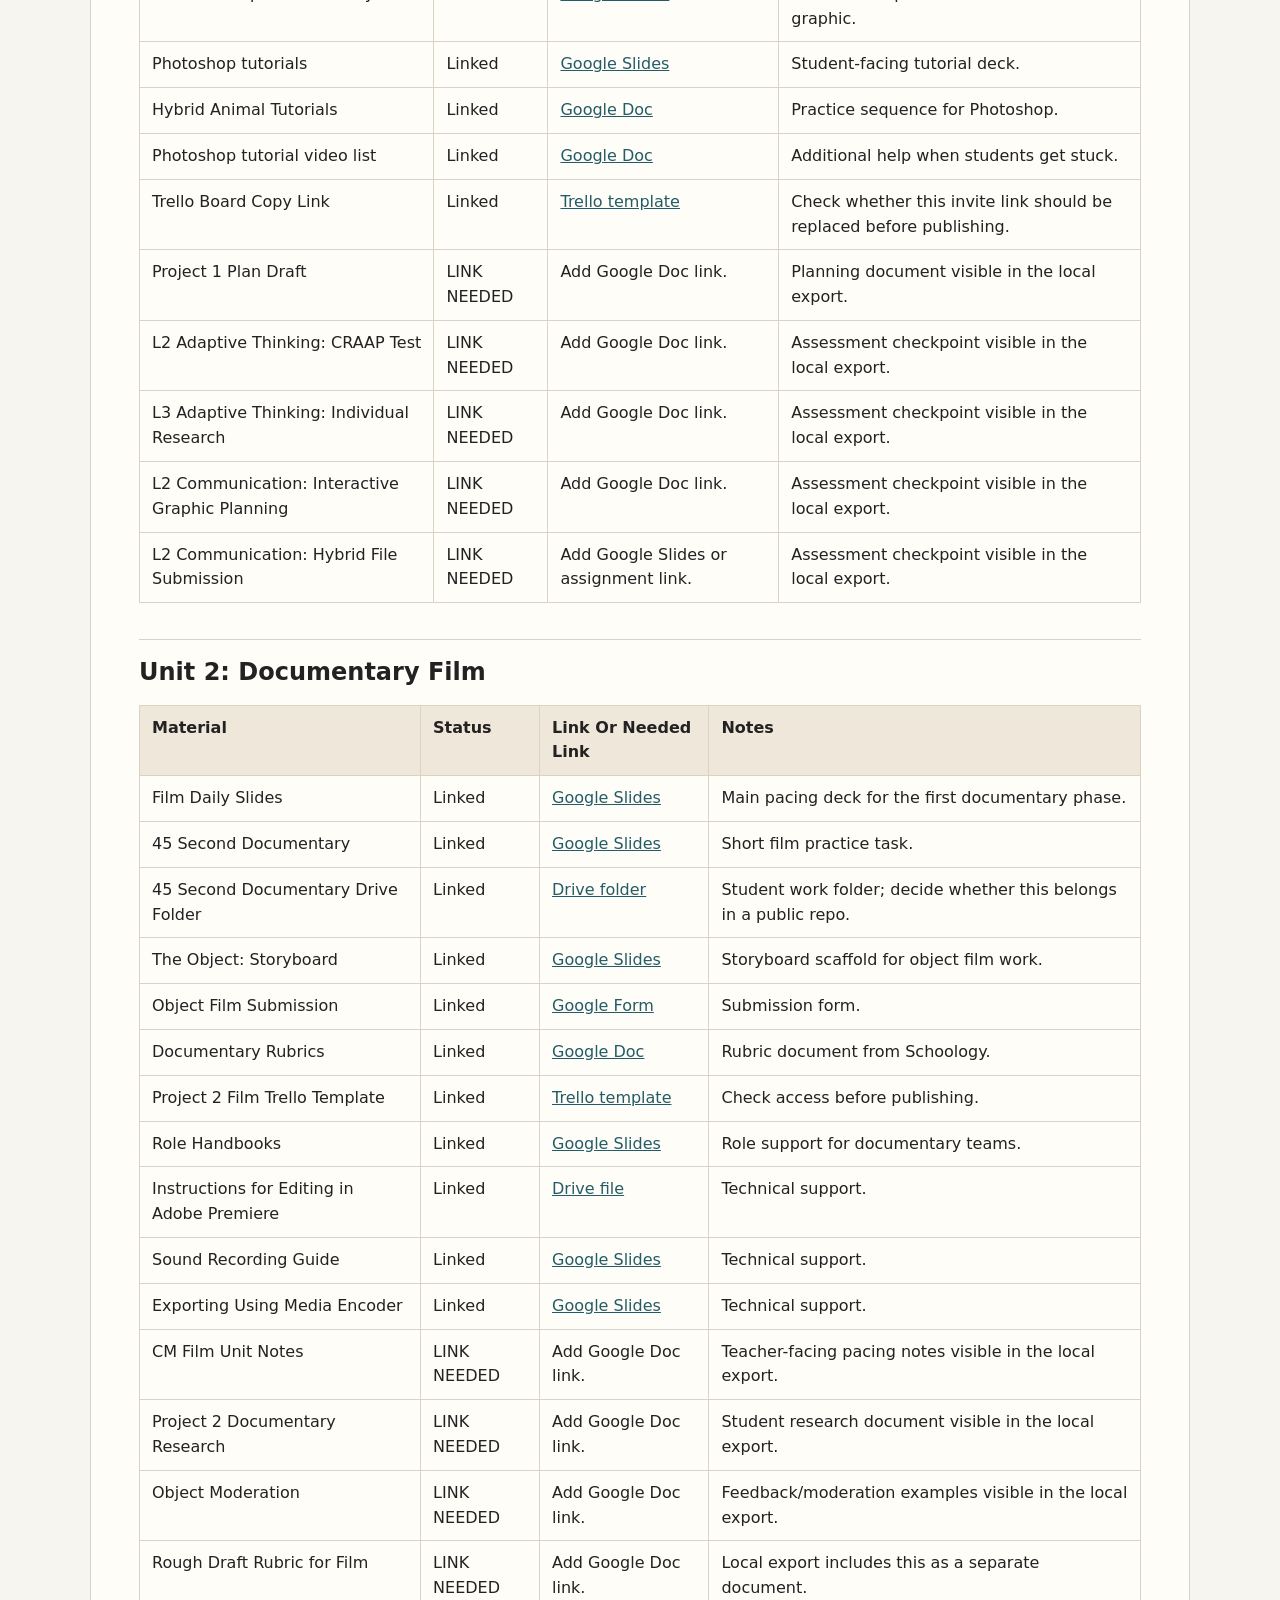
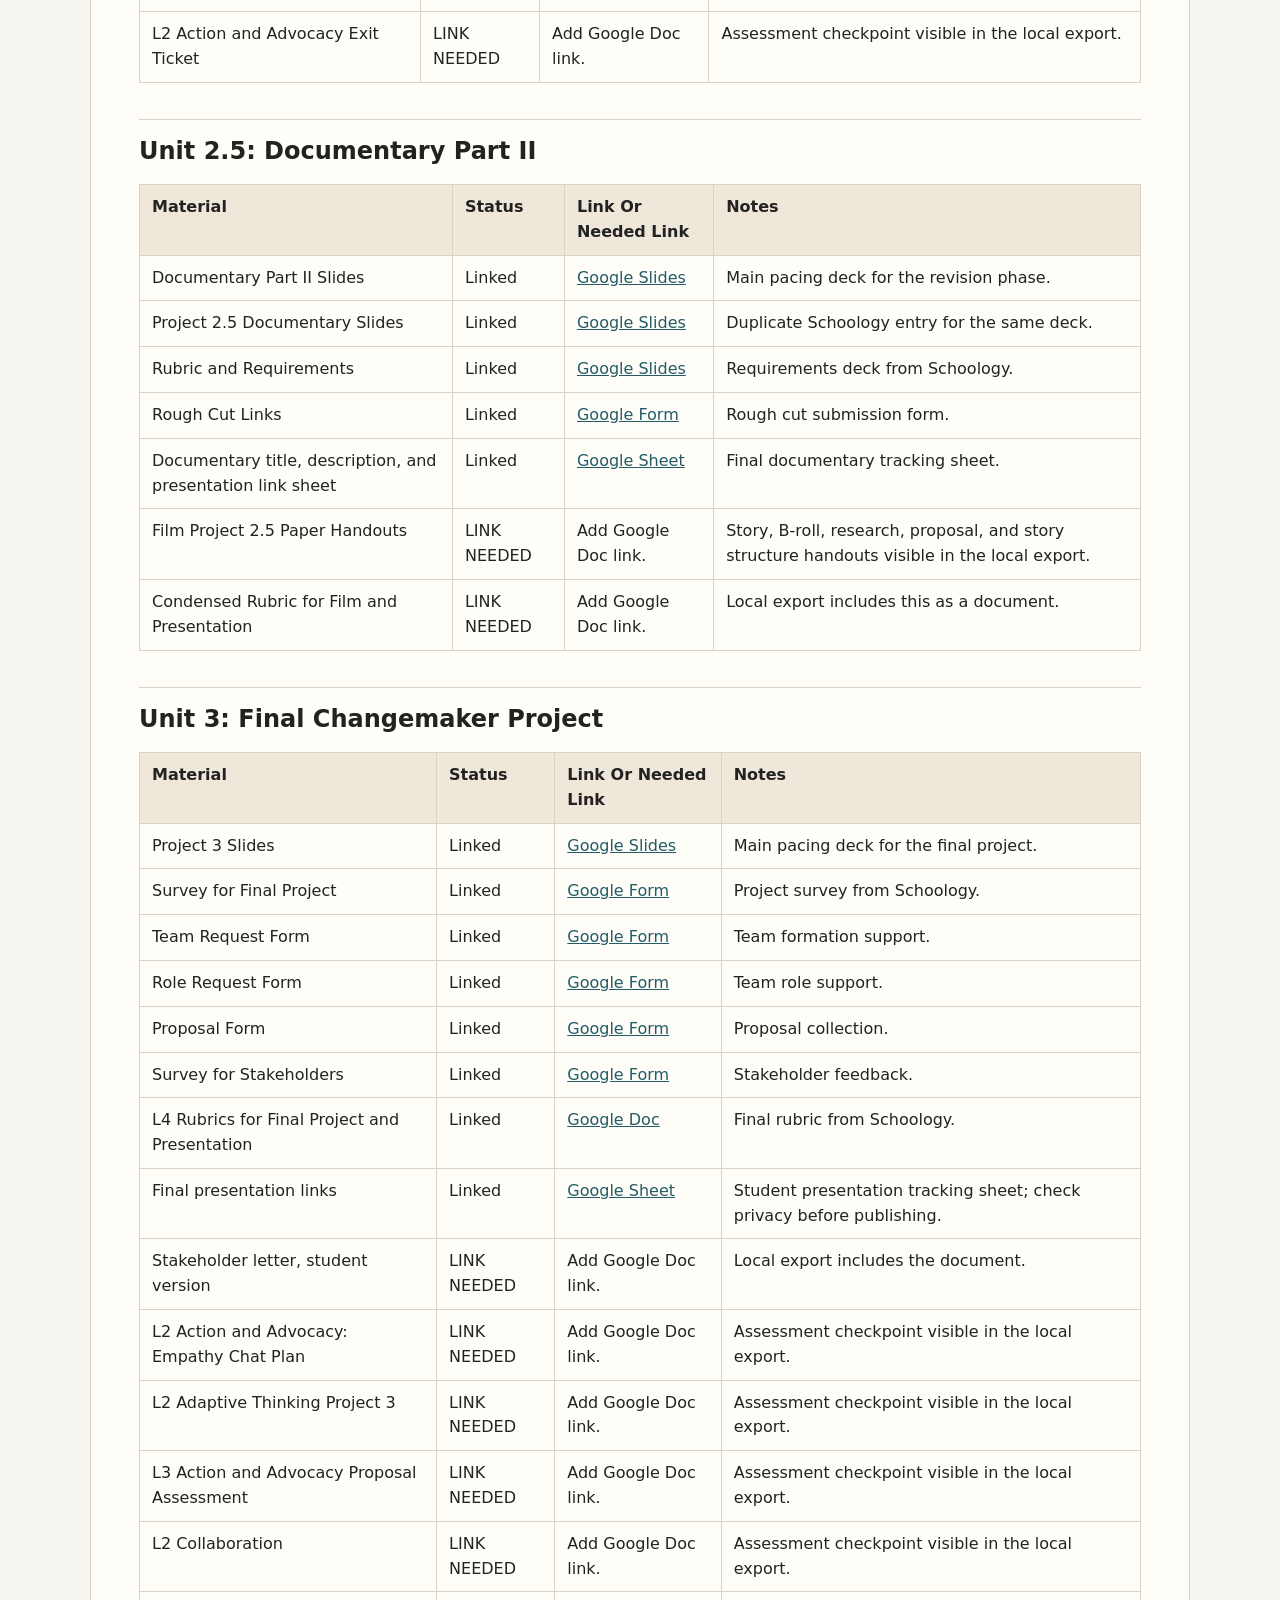
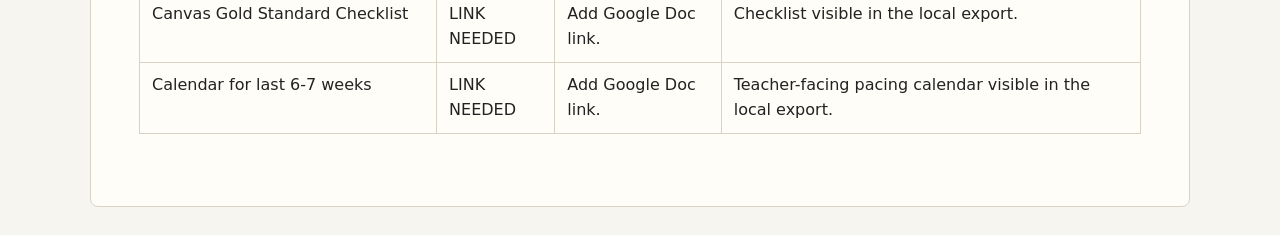
<file: materials-link-inventory.html>
<!doctype html>
<html lang="en">
<head>
  <meta charset="utf-8">
  <meta name="viewport" content="width=device-width, initial-scale=1">
  <title>Materials Links | Changemakers Archive</title>
  <link rel="stylesheet" href="styles.css">
</head>
<body>
  <header>
    <a class="site-title" href="index.html">Changemakers Archive</a>
    <nav><a  href="index.html">Course Guide</a><a  href="assessment-map.html">Assessment Map</a><a  href="schoology-sequence.html">Schoology Sequence</a><a aria-current="page" href="materials-link-inventory.html">Materials Links</a><a  href="unit-0-start-of-year.html">Start Of Year</a><a  href="unit-1-journey-of-a-product.html">Journey Of A Product</a><a  href="unit-2-documentary-film.html">Documentary Film</a><a  href="unit-2-5-documentary-part-ii.html">Documentary Part II</a><a  href="unit-3-final-project.html">Final Project</a><a  href="behind-the-scenes.html">Behind The Scenes</a></nav>
  </header>
  <main>
    <h1>Materials Link Inventory</h1>
<p>This page tracks the course materials that should be linked from the public archive. Links came from the Schoology export when they were available. Items marked <code>LINK NEEDED</code> are visible in the local export but do not yet have a public Google Doc, Slides, form, or Drive link in the archive.</p>
<h2>Coursewide</h2>
<div class="table-wrap"><table><thead><tr><th>Material</th><th>Status</th><th>Link Or Needed Link</th><th>Notes</th></tr></thead><tbody><tr><td>Changemakers syllabus</td><td>Linked</td><td><a href="https://docs.google.com/document/d/1QbunPz7wMlgWArx5JxQoBRG4vrVJd6QiU0OmOpn3_Rw/edit?usp=sharing">Google Doc</a></td><td>Coursewide reference.</td></tr>
<tr><td>Changemaker contact list</td><td>Linked</td><td><a href="https://docs.google.com/spreadsheets/d/1PlDvvb-GJ_23ci-AptJa6Mp5ZEtt8t4Y_lO9nt7mBo0/edit?gid=998516887#gid=998516887">Google Sheet</a></td><td>Useful for final project stakeholder work. Check sharing permissions before publishing.</td></tr>
<tr><td>Team slide decks by block and teacher</td><td>Linked, optional</td><td>Schoology includes several block-specific Google Slides links.</td><td>These may be too class-specific for the public archive. Use only if they help explain the course.</td></tr></tbody></table></div>
<h2>Unit 0: Start Of Year And Nuclear Semiotics</h2>
<div class="table-wrap"><table><thead><tr><th>Material</th><th>Status</th><th>Link Or Needed Link</th><th>Notes</th></tr></thead><tbody><tr><td>Start of School Daily Slides</td><td>Linked</td><td><a href="https://docs.google.com/presentation/d/1C3AyYLgAcou-VfDcLSWQcRd8I5e1XYhAhGBYDALQ64o/edit?usp=sharing">Google Slides</a></td><td>Main pacing deck for the opening sequence.</td></tr>
<tr><td>Nuclear Semiotics Information Sheet and Graphic Organizer</td><td>Linked</td><td><a href="https://docs.google.com/document/d/1Q1-Db8kWhqrz6PVvrmS0dByROxcISY-j11e0c-EiG0g/edit?usp=sharing">Google Doc</a></td><td>Student-facing scaffold for the mini-project.</td></tr>
<tr><td>Nuclear Semiotics Presentation Template</td><td>LINK NEEDED</td><td>Add Google Slides template link.</td><td>Visible in the local export as a PowerPoint file, but not exposed as a Google link in Schoology.</td></tr></tbody></table></div>
<h2>Unit 1: Journey Of A Product</h2>
<div class="table-wrap"><table><thead><tr><th>Material</th><th>Status</th><th>Link Or Needed Link</th><th>Notes</th></tr></thead><tbody><tr><td>Journey of a Product Daily Slides</td><td>Linked</td><td><a href="https://docs.google.com/presentation/d/1TZdOUmCGMAHUQoehHxNh9gU_Ymy8dWEXhG8bBNJs5DM/edit?usp=sharing">Google Slides</a></td><td>Main pacing deck for Unit 1.</td></tr>
<tr><td>Journey of a Product Rubric</td><td>Linked</td><td><a href="https://docs.google.com/document/d/1lBJGxEgv53TpdcboVcqe-2SZoWs0eDTzxm4TKFdhvRQ/edit?usp=sharing">Google Doc</a></td><td>Final rubric for the interactive graphic project.</td></tr>
<tr><td>Perspective Question Guide</td><td>Linked</td><td><a href="https://docs.google.com/document/d/16ZPBTStGLpKrOKs5ZT3zrvwM6UQquRyRHWi6Rfzbgpg/edit?usp=sharing">Google Doc</a></td><td>Supports product lifecycle perspective research.</td></tr>
<tr><td>Understanding Perspectives</td><td>Linked</td><td><a href="https://docs.google.com/document/d/1mcpVjR-bEA0cZlC6mPL3aeZa7HWV0scZjAbYH-wzB7o/edit?usp=sharing">Google Doc</a></td><td>Student activity for perspective taking.</td></tr>
<tr><td>Research: How to access databases</td><td>Linked</td><td><a href="https://docs.google.com/presentation/d/1tLj1NYzk4o5AhgnHxfsGhMmKjbyJ6QSg2kyMTFWoS0U/edit?usp=sharing">Google Slides</a></td><td>Research support lesson.</td></tr>
<tr><td>Create hot spots in Genially</td><td>Linked</td><td><a href="https://docs.google.com/presentation/d/1pjcjij2A8Ah4LsGUFlmy-sjd5QcM1X0HzXymR8PM0x8/edit?usp=sharing">Google Slides</a></td><td>Technical steps for the interactive graphic.</td></tr>
<tr><td>Photoshop tutorials</td><td>Linked</td><td><a href="https://docs.google.com/presentation/d/1j8jOdWWDnWrqxzNV2bTo7YegHXNaizr5DoQps0EdhRQ/edit?usp=sharing">Google Slides</a></td><td>Student-facing tutorial deck.</td></tr>
<tr><td>Hybrid Animal Tutorials</td><td>Linked</td><td><a href="https://docs.google.com/document/d/1lze5rrDQMYgJsYMz9YjfUiCy2DiqqhTxMGFhvZYB24I/edit?usp=sharing">Google Doc</a></td><td>Practice sequence for Photoshop.</td></tr>
<tr><td>Photoshop tutorial video list</td><td>Linked</td><td><a href="https://docs.google.com/document/d/1WcHO197hqKDYDenML-ZtNft3fjtZ1xCuHNGeznjYC_8/edit?tab=t.0">Google Doc</a></td><td>Additional help when students get stuck.</td></tr>
<tr><td>Trello Board Copy Link</td><td>Linked</td><td><a href="https://trello.com/invite/b/6892584fc09671bcab028db5/ATTI3a7ba056271254724468dc0e390a3aec6D6539CF/project-1-management-board-design-thinking">Trello template</a></td><td>Check whether this invite link should be replaced before publishing.</td></tr>
<tr><td>Project 1 Plan Draft</td><td>LINK NEEDED</td><td>Add Google Doc link.</td><td>Planning document visible in the local export.</td></tr>
<tr><td>L2 Adaptive Thinking: CRAAP Test</td><td>LINK NEEDED</td><td>Add Google Doc link.</td><td>Assessment checkpoint visible in the local export.</td></tr>
<tr><td>L3 Adaptive Thinking: Individual Research</td><td>LINK NEEDED</td><td>Add Google Doc link.</td><td>Assessment checkpoint visible in the local export.</td></tr>
<tr><td>L2 Communication: Interactive Graphic Planning</td><td>LINK NEEDED</td><td>Add Google Doc link.</td><td>Assessment checkpoint visible in the local export.</td></tr>
<tr><td>L2 Communication: Hybrid File Submission</td><td>LINK NEEDED</td><td>Add Google Slides or assignment link.</td><td>Assessment checkpoint visible in the local export.</td></tr></tbody></table></div>
<h2>Unit 2: Documentary Film</h2>
<div class="table-wrap"><table><thead><tr><th>Material</th><th>Status</th><th>Link Or Needed Link</th><th>Notes</th></tr></thead><tbody><tr><td>Film Daily Slides</td><td>Linked</td><td><a href="https://docs.google.com/presentation/d/1SWo0VFrW_62WopyyrlKWY4UECdb953HCDUEQn7hLh9E/edit?usp=sharing">Google Slides</a></td><td>Main pacing deck for the first documentary phase.</td></tr>
<tr><td>45 Second Documentary</td><td>Linked</td><td><a href="https://docs.google.com/presentation/d/1AgRf2VC3TQ6MHhsXAGtSx0L1NpJROsvKuM6bd93PFVU/edit?usp=sharing">Google Slides</a></td><td>Short film practice task.</td></tr>
<tr><td>45 Second Documentary Drive Folder</td><td>Linked</td><td><a href="https://drive.google.com/drive/folders/1YQXb7teKDvRfJlXyrIICTslno-266w4s?usp=drive_link">Drive folder</a></td><td>Student work folder; decide whether this belongs in a public repo.</td></tr>
<tr><td>The Object: Storyboard</td><td>Linked</td><td><a href="https://docs.google.com/presentation/d/1gkuGCKtWvrMuBEdwuQznKO_UCmziFCEOygmljSz28r0/edit?usp=sharing">Google Slides</a></td><td>Storyboard scaffold for object film work.</td></tr>
<tr><td>Object Film Submission</td><td>Linked</td><td><a href="https://forms.gle/zDsdgVkf4wF6DULr7">Google Form</a></td><td>Submission form.</td></tr>
<tr><td>Documentary Rubrics</td><td>Linked</td><td><a href="https://docs.google.com/document/d/1YkUSoRMhvQv_dSxZOYPIqfCy935L4p8gcxw8bZA9VSY/edit?usp=sharing">Google Doc</a></td><td>Rubric document from Schoology.</td></tr>
<tr><td>Project 2 Film Trello Template</td><td>Linked</td><td><a href="https://trello.com/b/BuiSXlJw/project-2-template-film-names">Trello template</a></td><td>Check access before publishing.</td></tr>
<tr><td>Role Handbooks</td><td>Linked</td><td><a href="https://docs.google.com/presentation/d/1G_q1IGF-ORaubCOHRAkYp3B71PZDUHKudSG8TtcdxT8/edit?usp=sharing">Google Slides</a></td><td>Role support for documentary teams.</td></tr>
<tr><td>Instructions for Editing in Adobe Premiere</td><td>Linked</td><td><a href="https://drive.google.com/file/d/1IBfmoNIyHFczPzo9Xptdzx1JG52kYaqe/view?usp=drive_link">Drive file</a></td><td>Technical support.</td></tr>
<tr><td>Sound Recording Guide</td><td>Linked</td><td><a href="https://docs.google.com/presentation/d/1SCuoivlDO1Bk5BEIEhoVSdr8fek72-J-xOLIH0algaE/edit?slide=id.p#slide=id.p">Google Slides</a></td><td>Technical support.</td></tr>
<tr><td>Exporting Using Media Encoder</td><td>Linked</td><td><a href="https://docs.google.com/presentation/d/15Gv16EXIlDs39u-g-AxVNaVWX2B2sCRsUXHNQsSfXwQ/edit?usp=sharing">Google Slides</a></td><td>Technical support.</td></tr>
<tr><td>CM Film Unit Notes</td><td>LINK NEEDED</td><td>Add Google Doc link.</td><td>Teacher-facing pacing notes visible in the local export.</td></tr>
<tr><td>Project 2 Documentary Research</td><td>LINK NEEDED</td><td>Add Google Doc link.</td><td>Student research document visible in the local export.</td></tr>
<tr><td>Object Moderation</td><td>LINK NEEDED</td><td>Add Google Doc link.</td><td>Feedback/moderation examples visible in the local export.</td></tr>
<tr><td>Rough Draft Rubric for Film</td><td>LINK NEEDED</td><td>Add Google Doc link.</td><td>Local export includes this as a separate document.</td></tr>
<tr><td>L2 Action and Advocacy Exit Ticket</td><td>LINK NEEDED</td><td>Add Google Doc link.</td><td>Assessment checkpoint visible in the local export.</td></tr></tbody></table></div>
<h2>Unit 2.5: Documentary Part II</h2>
<div class="table-wrap"><table><thead><tr><th>Material</th><th>Status</th><th>Link Or Needed Link</th><th>Notes</th></tr></thead><tbody><tr><td>Documentary Part II Slides</td><td>Linked</td><td><a href="https://docs.google.com/presentation/d/1sOY3jeTkNh18a0ZSeLxeIAFYu1uo3pKrS1ABEGDpF_Q/edit?usp=sharing">Google Slides</a></td><td>Main pacing deck for the revision phase.</td></tr>
<tr><td>Project 2.5 Documentary Slides</td><td>Linked</td><td><a href="https://docs.google.com/presentation/d/1sOY3jeTkNh18a0ZSeLxeIAFYu1uo3pKrS1ABEGDpF_Q/edit?usp=sharing">Google Slides</a></td><td>Duplicate Schoology entry for the same deck.</td></tr>
<tr><td>Rubric and Requirements</td><td>Linked</td><td><a href="https://docs.google.com/presentation/d/1S7uxrAaPFKk27Xm6S9Qq9gN8Vi-uk7KKKWpCzq3RzP8/edit?usp=sharing">Google Slides</a></td><td>Requirements deck from Schoology.</td></tr>
<tr><td>Rough Cut Links</td><td>Linked</td><td><a href="https://forms.gle/cyMCNn9npHkykDiZ7">Google Form</a></td><td>Rough cut submission form.</td></tr>
<tr><td>Documentary title, description, and presentation link sheet</td><td>Linked</td><td><a href="https://docs.google.com/spreadsheets/d/10Im5nuuHpI7Jodq-j9wkNf78MVklZ1kKwx4SP0v4lco/edit?gid=1938000670#gid=1938000670">Google Sheet</a></td><td>Final documentary tracking sheet.</td></tr>
<tr><td>Film Project 2.5 Paper Handouts</td><td>LINK NEEDED</td><td>Add Google Doc link.</td><td>Story, B-roll, research, proposal, and story structure handouts visible in the local export.</td></tr>
<tr><td>Condensed Rubric for Film and Presentation</td><td>LINK NEEDED</td><td>Add Google Doc link.</td><td>Local export includes this as a document.</td></tr></tbody></table></div>
<h2>Unit 3: Final Changemaker Project</h2>
<div class="table-wrap"><table><thead><tr><th>Material</th><th>Status</th><th>Link Or Needed Link</th><th>Notes</th></tr></thead><tbody><tr><td>Project 3 Slides</td><td>Linked</td><td><a href="https://docs.google.com/presentation/d/1upliqAer_MCdPGoaCzEqfnOXVkmWQNzaaXFfSeShn0M/edit?usp=sharing">Google Slides</a></td><td>Main pacing deck for the final project.</td></tr>
<tr><td>Survey for Final Project</td><td>Linked</td><td><a href="https://forms.gle/GX54EtwkiJEHpDn16">Google Form</a></td><td>Project survey from Schoology.</td></tr>
<tr><td>Team Request Form</td><td>Linked</td><td><a href="https://forms.gle/T343eQsDXCAXymDs9">Google Form</a></td><td>Team formation support.</td></tr>
<tr><td>Role Request Form</td><td>Linked</td><td><a href="https://forms.gle/mSspUfWBw3dp8UDD9">Google Form</a></td><td>Team role support.</td></tr>
<tr><td>Proposal Form</td><td>Linked</td><td><a href="https://forms.gle/AnCCabu2Q8q9sZmM6">Google Form</a></td><td>Proposal collection.</td></tr>
<tr><td>Survey for Stakeholders</td><td>Linked</td><td><a href="https://forms.gle/2ETRSjmqdpDMXfJ99">Google Form</a></td><td>Stakeholder feedback.</td></tr>
<tr><td>L4 Rubrics for Final Project and Presentation</td><td>Linked</td><td><a href="https://docs.google.com/document/d/1noN8RDbNdhR8E5z-Y88Lh7JFUUNeLzaz6BmnBCd7fOk/edit?usp=sharing">Google Doc</a></td><td>Final rubric from Schoology.</td></tr>
<tr><td>Final presentation links</td><td>Linked</td><td><a href="https://docs.google.com/spreadsheets/d/1_7QZSIxedTpEIHsDsn0g2QIQPUsI53Sz3udED44bFq0/edit?usp=sharing">Google Sheet</a></td><td>Student presentation tracking sheet; check privacy before publishing.</td></tr>
<tr><td>Stakeholder letter, student version</td><td>LINK NEEDED</td><td>Add Google Doc link.</td><td>Local export includes the document.</td></tr>
<tr><td>L2 Action and Advocacy: Empathy Chat Plan</td><td>LINK NEEDED</td><td>Add Google Doc link.</td><td>Assessment checkpoint visible in the local export.</td></tr>
<tr><td>L2 Adaptive Thinking Project 3</td><td>LINK NEEDED</td><td>Add Google Doc link.</td><td>Assessment checkpoint visible in the local export.</td></tr>
<tr><td>L3 Action and Advocacy Proposal Assessment</td><td>LINK NEEDED</td><td>Add Google Doc link.</td><td>Assessment checkpoint visible in the local export.</td></tr>
<tr><td>L2 Collaboration</td><td>LINK NEEDED</td><td>Add Google Doc link.</td><td>Assessment checkpoint visible in the local export.</td></tr>
<tr><td>Canvas Gold Standard Checklist</td><td>LINK NEEDED</td><td>Add Google Doc link.</td><td>Checklist visible in the local export.</td></tr>
<tr><td>Calendar for last 6-7 weeks</td><td>LINK NEEDED</td><td>Add Google Doc link.</td><td>Teacher-facing pacing calendar visible in the local export.</td></tr></tbody></table></div>
  </main>
</body>
</html>
</file>
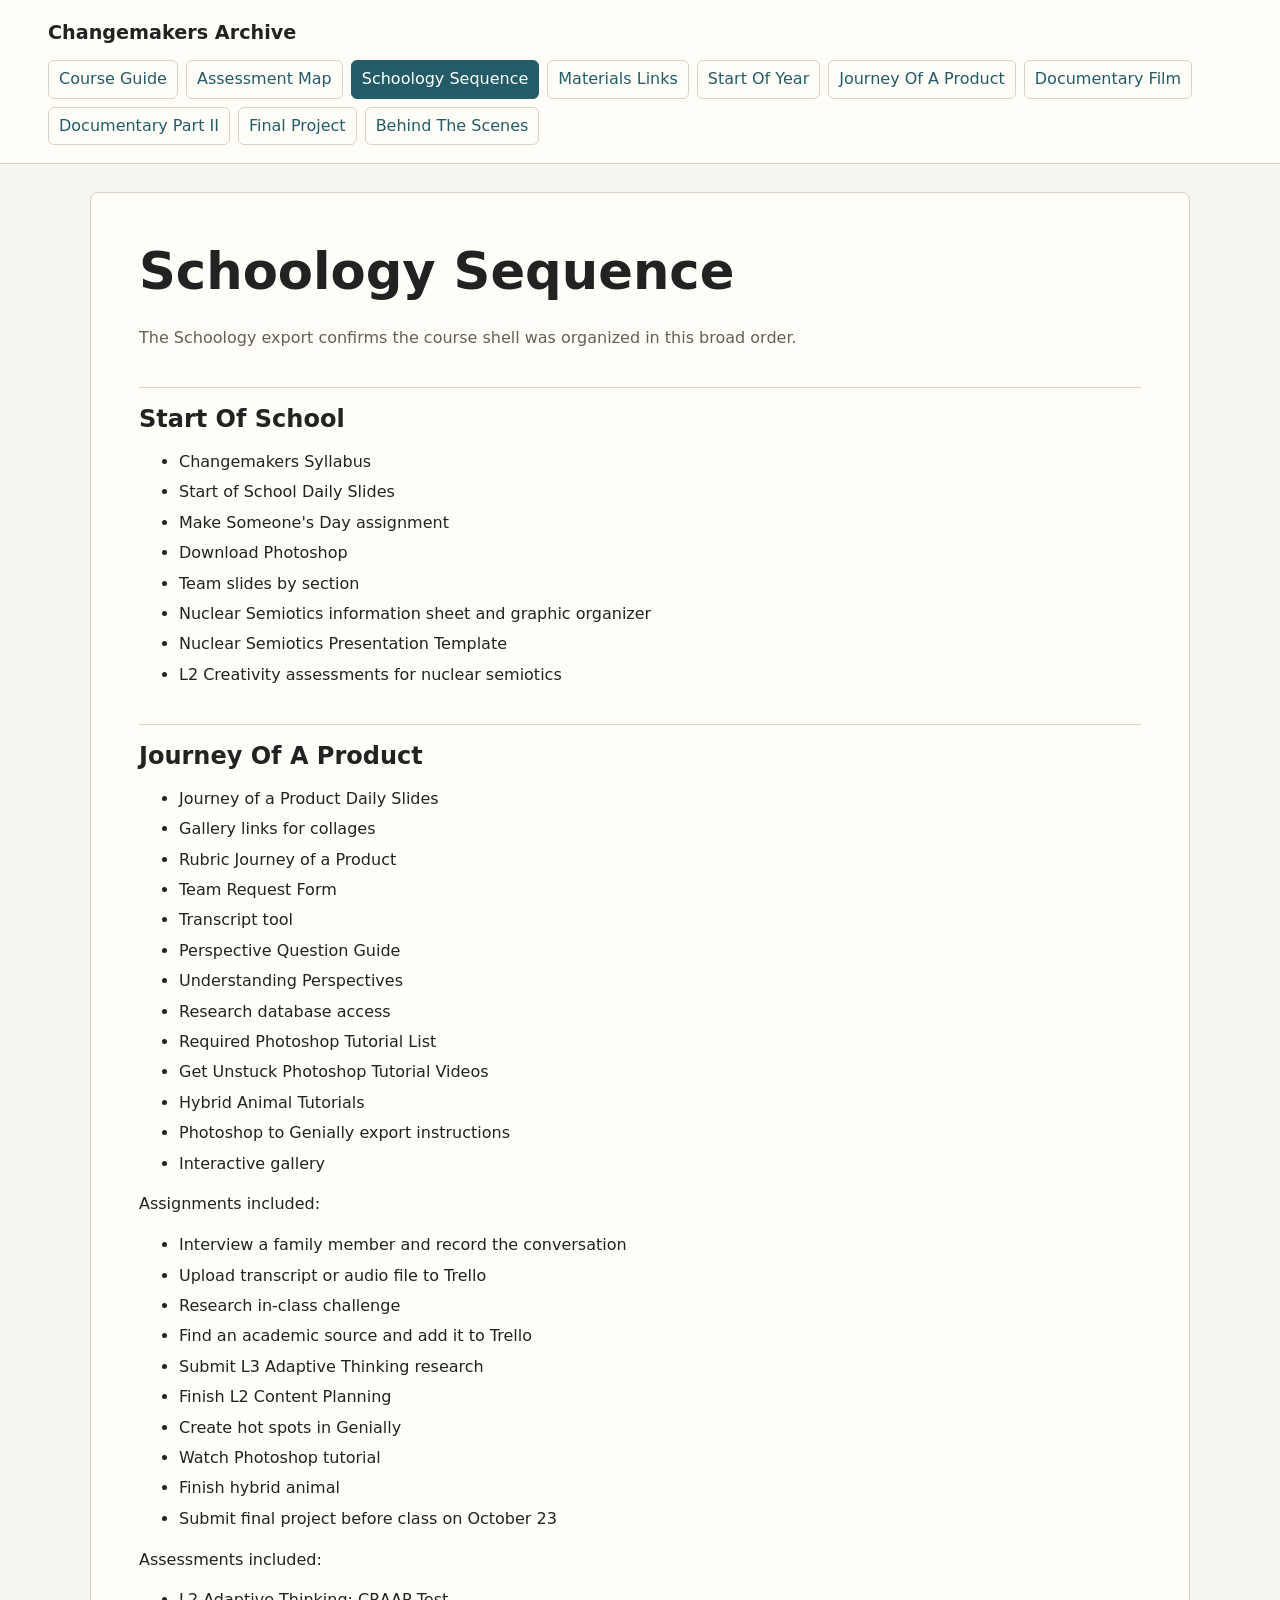
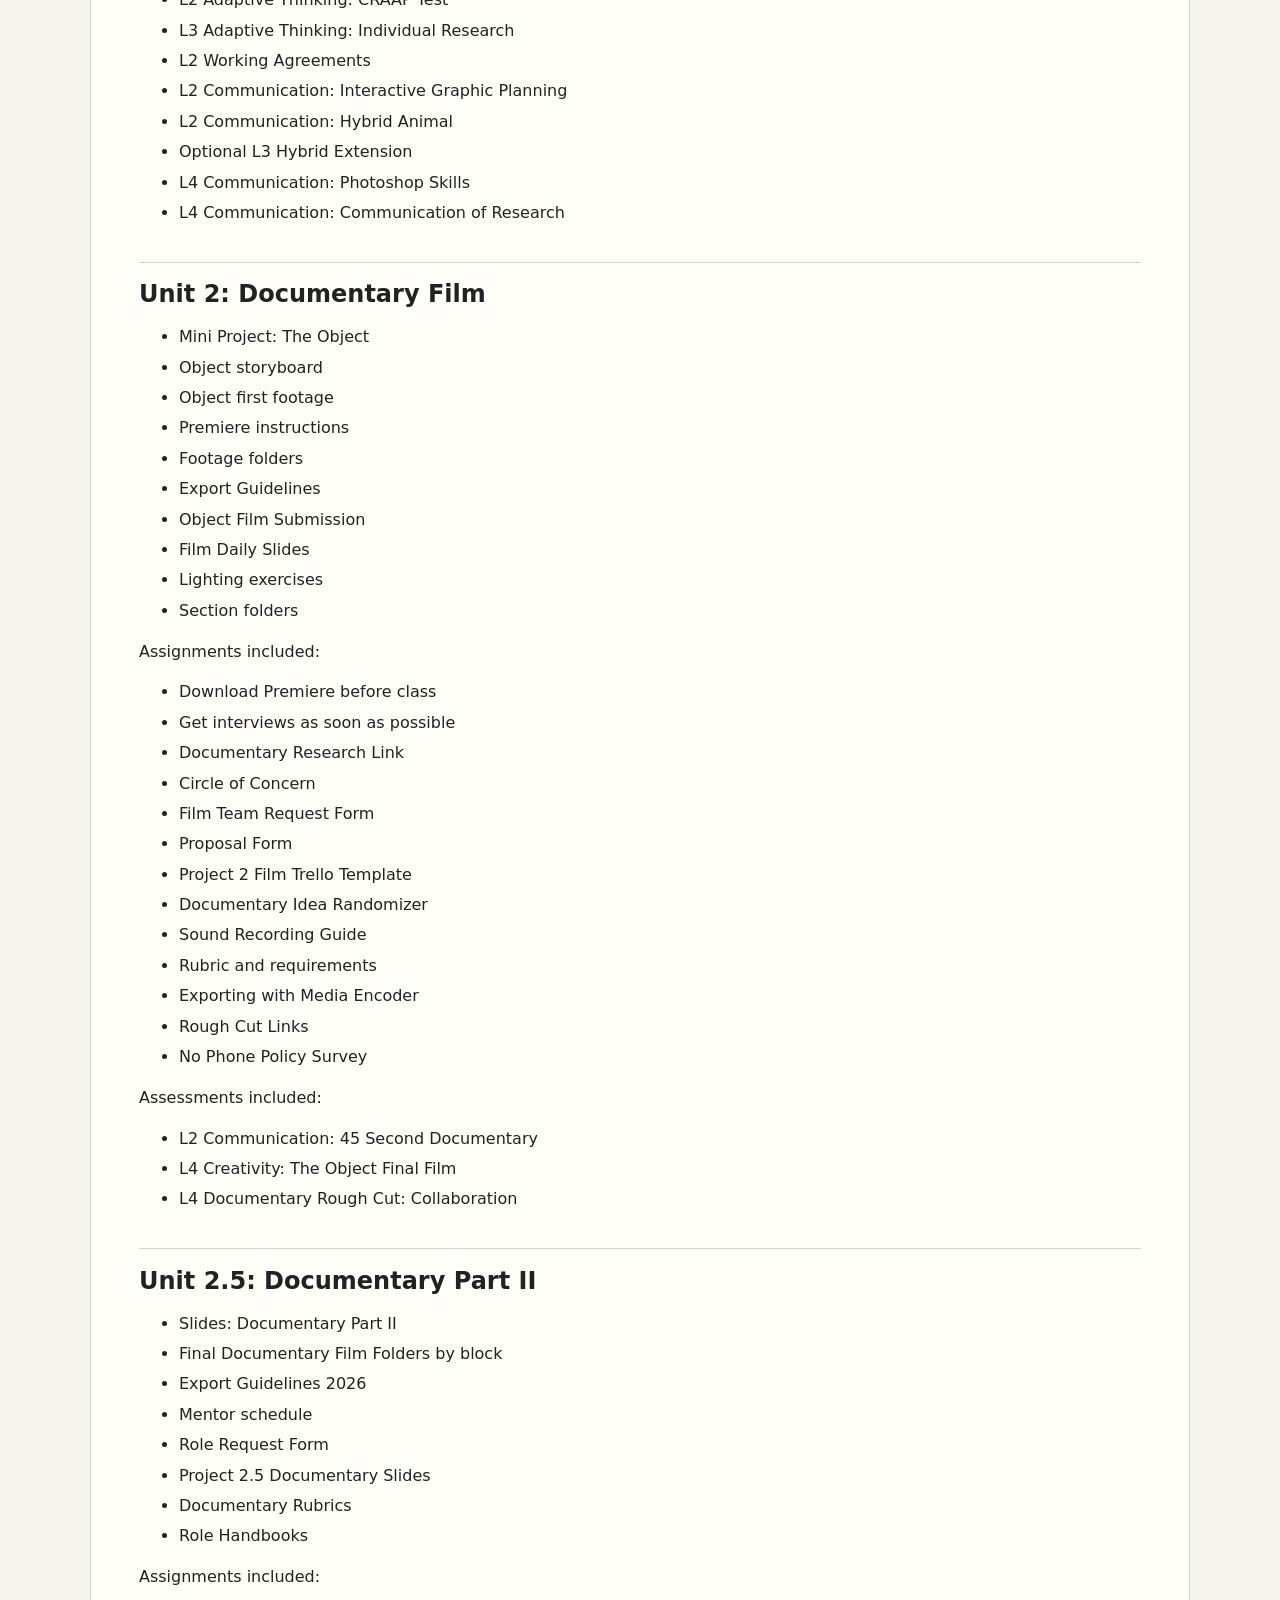
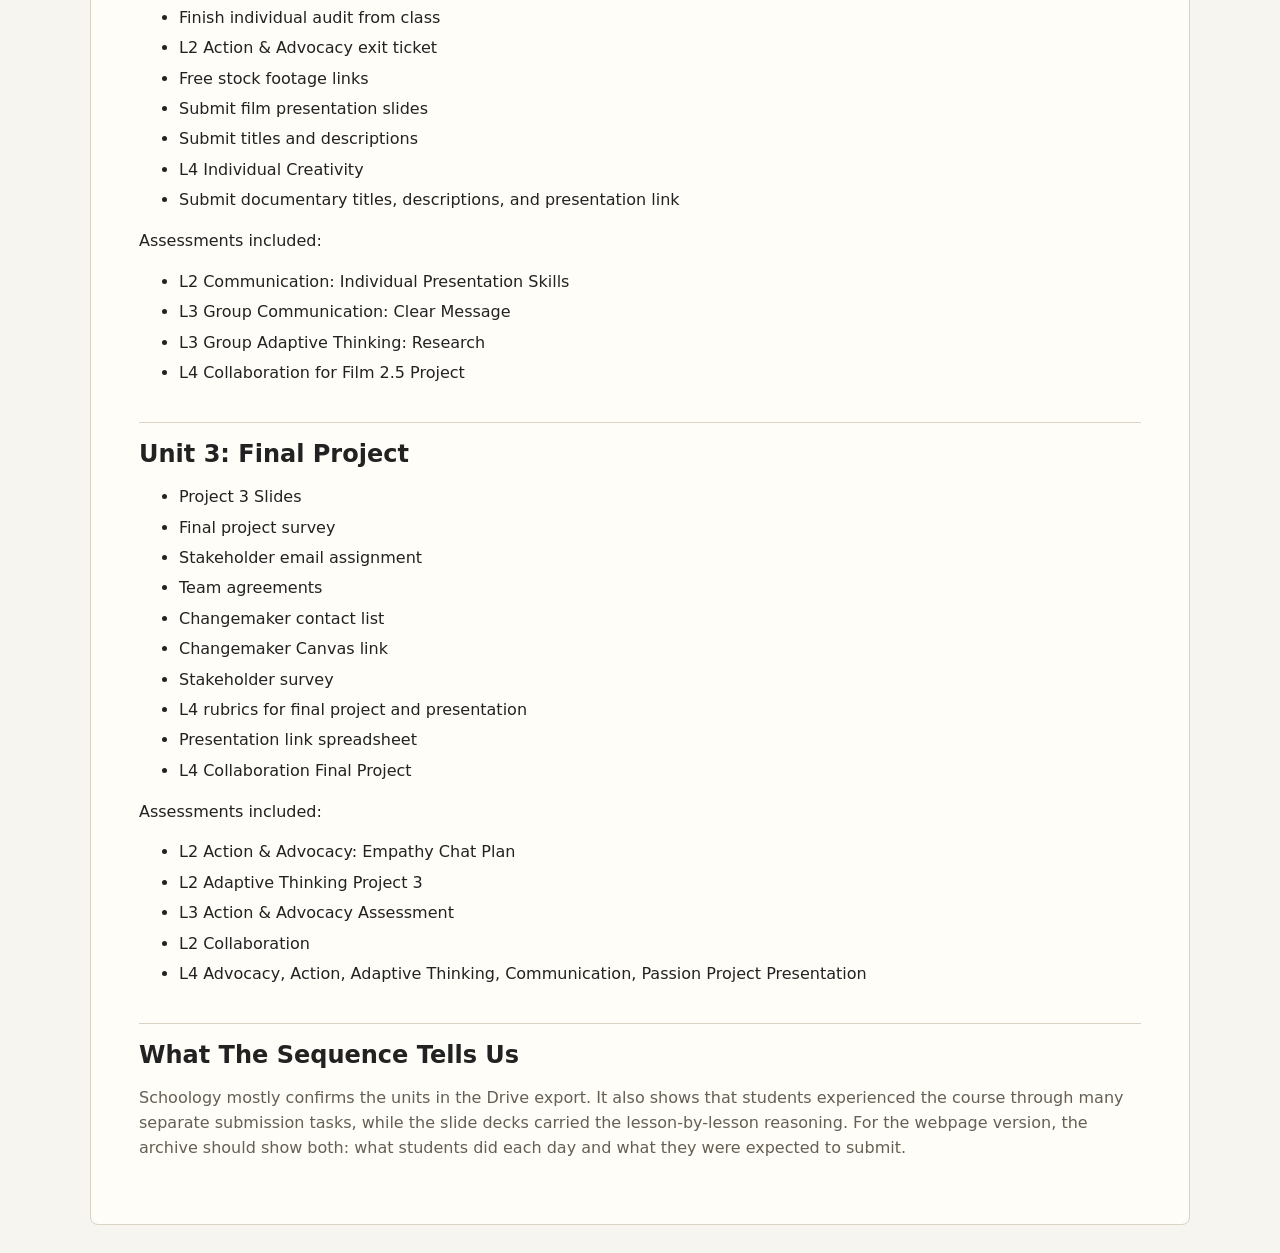
<file: schoology-sequence.html>
<!doctype html>
<html lang="en">
<head>
  <meta charset="utf-8">
  <meta name="viewport" content="width=device-width, initial-scale=1">
  <title>Schoology Sequence | Changemakers Archive</title>
  <link rel="stylesheet" href="styles.css">
</head>
<body>
  <header>
    <a class="site-title" href="index.html">Changemakers Archive</a>
    <nav><a  href="index.html">Course Guide</a><a  href="assessment-map.html">Assessment Map</a><a aria-current="page" href="schoology-sequence.html">Schoology Sequence</a><a  href="materials-link-inventory.html">Materials Links</a><a  href="unit-0-start-of-year.html">Start Of Year</a><a  href="unit-1-journey-of-a-product.html">Journey Of A Product</a><a  href="unit-2-documentary-film.html">Documentary Film</a><a  href="unit-2-5-documentary-part-ii.html">Documentary Part II</a><a  href="unit-3-final-project.html">Final Project</a><a  href="behind-the-scenes.html">Behind The Scenes</a></nav>
  </header>
  <main>
    <h1>Schoology Sequence</h1>
<p>The Schoology export confirms the course shell was organized in this broad order.</p>
<h2>Start Of School</h2>
<ul><li>Changemakers Syllabus</li><li>Start of School Daily Slides</li><li>Make Someone's Day assignment</li><li>Download Photoshop</li><li>Team slides by section</li><li>Nuclear Semiotics information sheet and graphic organizer</li><li>Nuclear Semiotics Presentation Template</li><li>L2 Creativity assessments for nuclear semiotics</li></ul>
<h2>Journey Of A Product</h2>
<ul><li>Journey of a Product Daily Slides</li><li>Gallery links for collages</li><li>Rubric Journey of a Product</li><li>Team Request Form</li><li>Transcript tool</li><li>Perspective Question Guide</li><li>Understanding Perspectives</li><li>Research database access</li><li>Required Photoshop Tutorial List</li><li>Get Unstuck Photoshop Tutorial Videos</li><li>Hybrid Animal Tutorials</li><li>Photoshop to Genially export instructions</li><li>Interactive gallery</li></ul>
<p>Assignments included:</p>
<ul><li>Interview a family member and record the conversation</li><li>Upload transcript or audio file to Trello</li><li>Research in-class challenge</li><li>Find an academic source and add it to Trello</li><li>Submit L3 Adaptive Thinking research</li><li>Finish L2 Content Planning</li><li>Create hot spots in Genially</li><li>Watch Photoshop tutorial</li><li>Finish hybrid animal</li><li>Submit final project before class on October 23</li></ul>
<p>Assessments included:</p>
<ul><li>L2 Adaptive Thinking: CRAAP Test</li><li>L3 Adaptive Thinking: Individual Research</li><li>L2 Working Agreements</li><li>L2 Communication: Interactive Graphic Planning</li><li>L2 Communication: Hybrid Animal</li><li>Optional L3 Hybrid Extension</li><li>L4 Communication: Photoshop Skills</li><li>L4 Communication: Communication of Research</li></ul>
<h2>Unit 2: Documentary Film</h2>
<ul><li>Mini Project: The Object</li><li>Object storyboard</li><li>Object first footage</li><li>Premiere instructions</li><li>Footage folders</li><li>Export Guidelines</li><li>Object Film Submission</li><li>Film Daily Slides</li><li>Lighting exercises</li><li>Section folders</li></ul>
<p>Assignments included:</p>
<ul><li>Download Premiere before class</li><li>Get interviews as soon as possible</li><li>Documentary Research Link</li><li>Circle of Concern</li><li>Film Team Request Form</li><li>Proposal Form</li><li>Project 2 Film Trello Template</li><li>Documentary Idea Randomizer</li><li>Sound Recording Guide</li><li>Rubric and requirements</li><li>Exporting with Media Encoder</li><li>Rough Cut Links</li><li>No Phone Policy Survey</li></ul>
<p>Assessments included:</p>
<ul><li>L2 Communication: 45 Second Documentary</li><li>L4 Creativity: The Object Final Film</li><li>L4 Documentary Rough Cut: Collaboration</li></ul>
<h2>Unit 2.5: Documentary Part II</h2>
<ul><li>Slides: Documentary Part II</li><li>Final Documentary Film Folders by block</li><li>Export Guidelines 2026</li><li>Mentor schedule</li><li>Role Request Form</li><li>Project 2.5 Documentary Slides</li><li>Documentary Rubrics</li><li>Role Handbooks</li></ul>
<p>Assignments included:</p>
<ul><li>Finish individual audit from class</li><li>L2 Action &amp; Advocacy exit ticket</li><li>Free stock footage links</li><li>Submit film presentation slides</li><li>Submit titles and descriptions</li><li>L4 Individual Creativity</li><li>Submit documentary titles, descriptions, and presentation link</li></ul>
<p>Assessments included:</p>
<ul><li>L2 Communication: Individual Presentation Skills</li><li>L3 Group Communication: Clear Message</li><li>L3 Group Adaptive Thinking: Research</li><li>L4 Collaboration for Film 2.5 Project</li></ul>
<h2>Unit 3: Final Project</h2>
<ul><li>Project 3 Slides</li><li>Final project survey</li><li>Stakeholder email assignment</li><li>Team agreements</li><li>Changemaker contact list</li><li>Changemaker Canvas link</li><li>Stakeholder survey</li><li>L4 rubrics for final project and presentation</li><li>Presentation link spreadsheet</li><li>L4 Collaboration Final Project</li></ul>
<p>Assessments included:</p>
<ul><li>L2 Action &amp; Advocacy: Empathy Chat Plan</li><li>L2 Adaptive Thinking Project 3</li><li>L3 Action &amp; Advocacy Assessment</li><li>L2 Collaboration</li><li>L4 Advocacy, Action, Adaptive Thinking, Communication, Passion Project Presentation</li></ul>
<h2>What The Sequence Tells Us</h2>
<p>Schoology mostly confirms the units in the Drive export. It also shows that students experienced the course through many separate submission tasks, while the slide decks carried the lesson-by-lesson reasoning. For the webpage version, the archive should show both: what students did each day and what they were expected to submit.</p>
  </main>
</body>
</html>
</file>
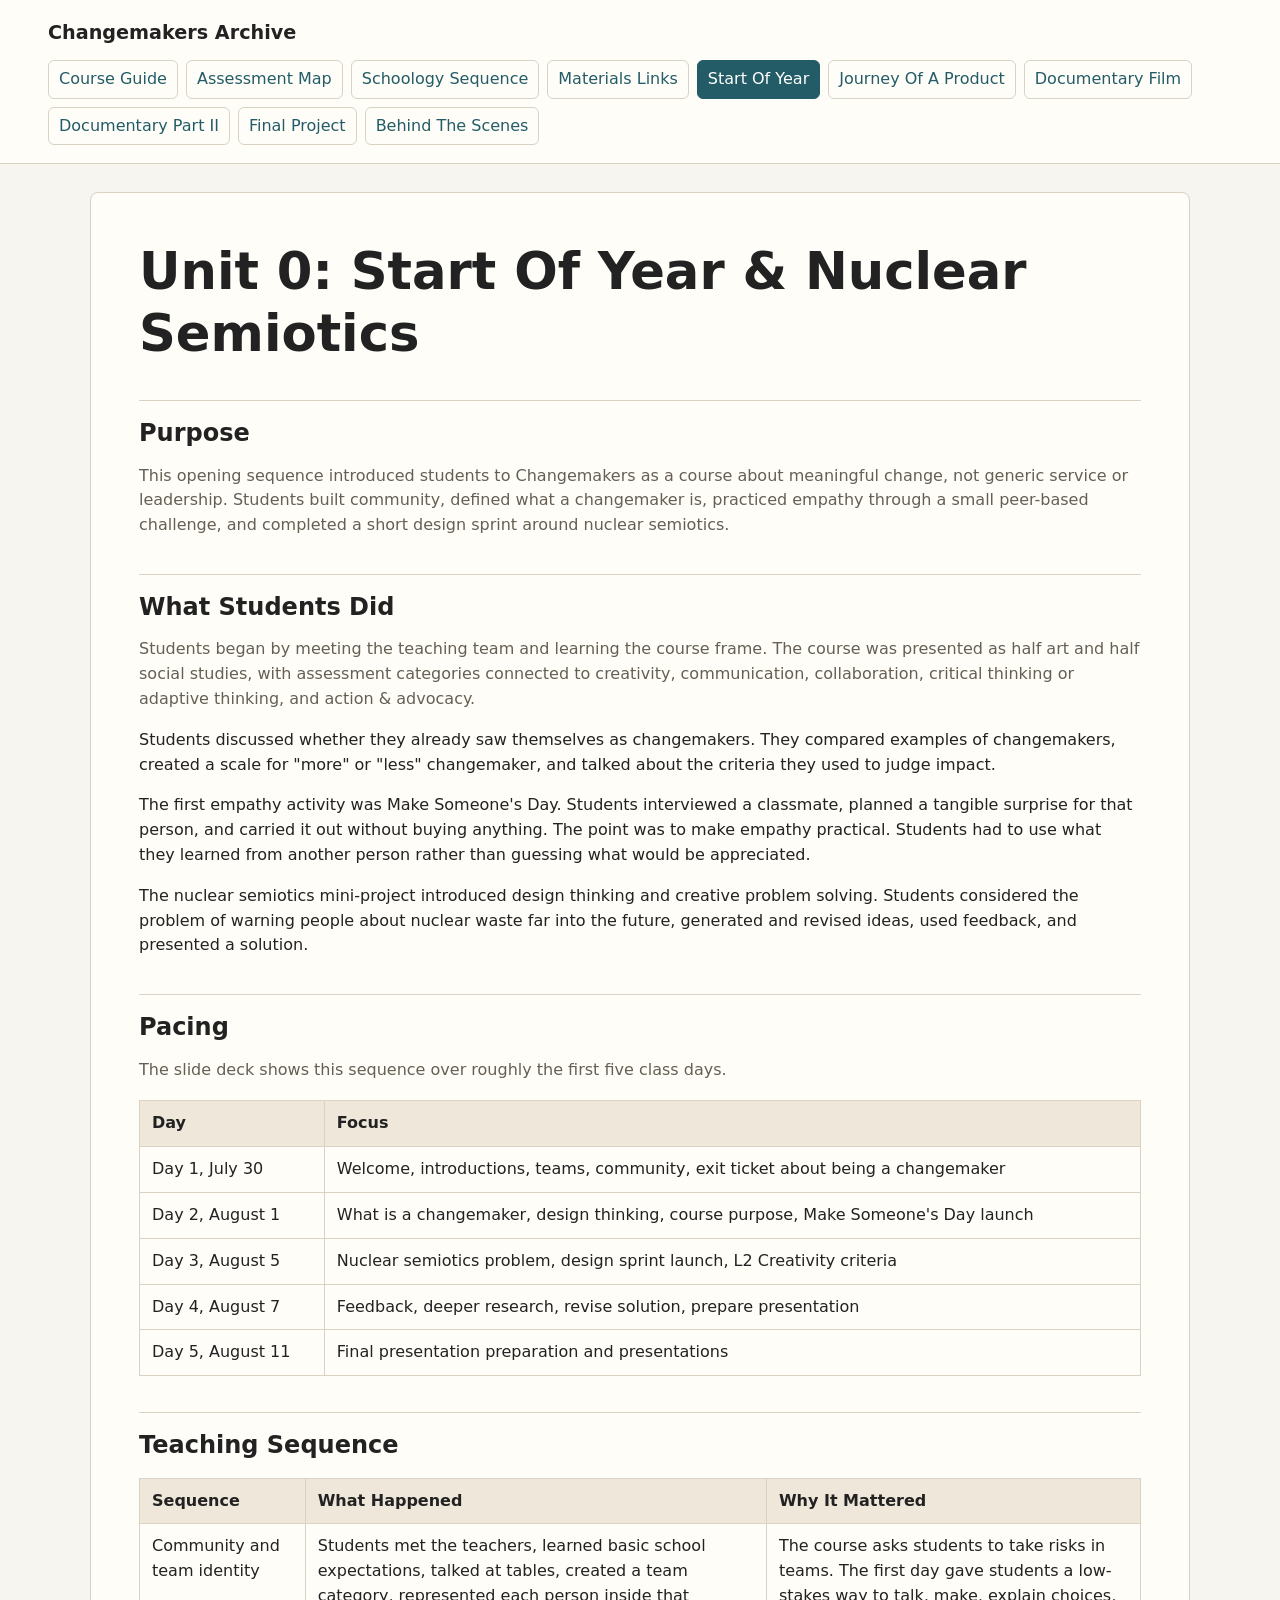
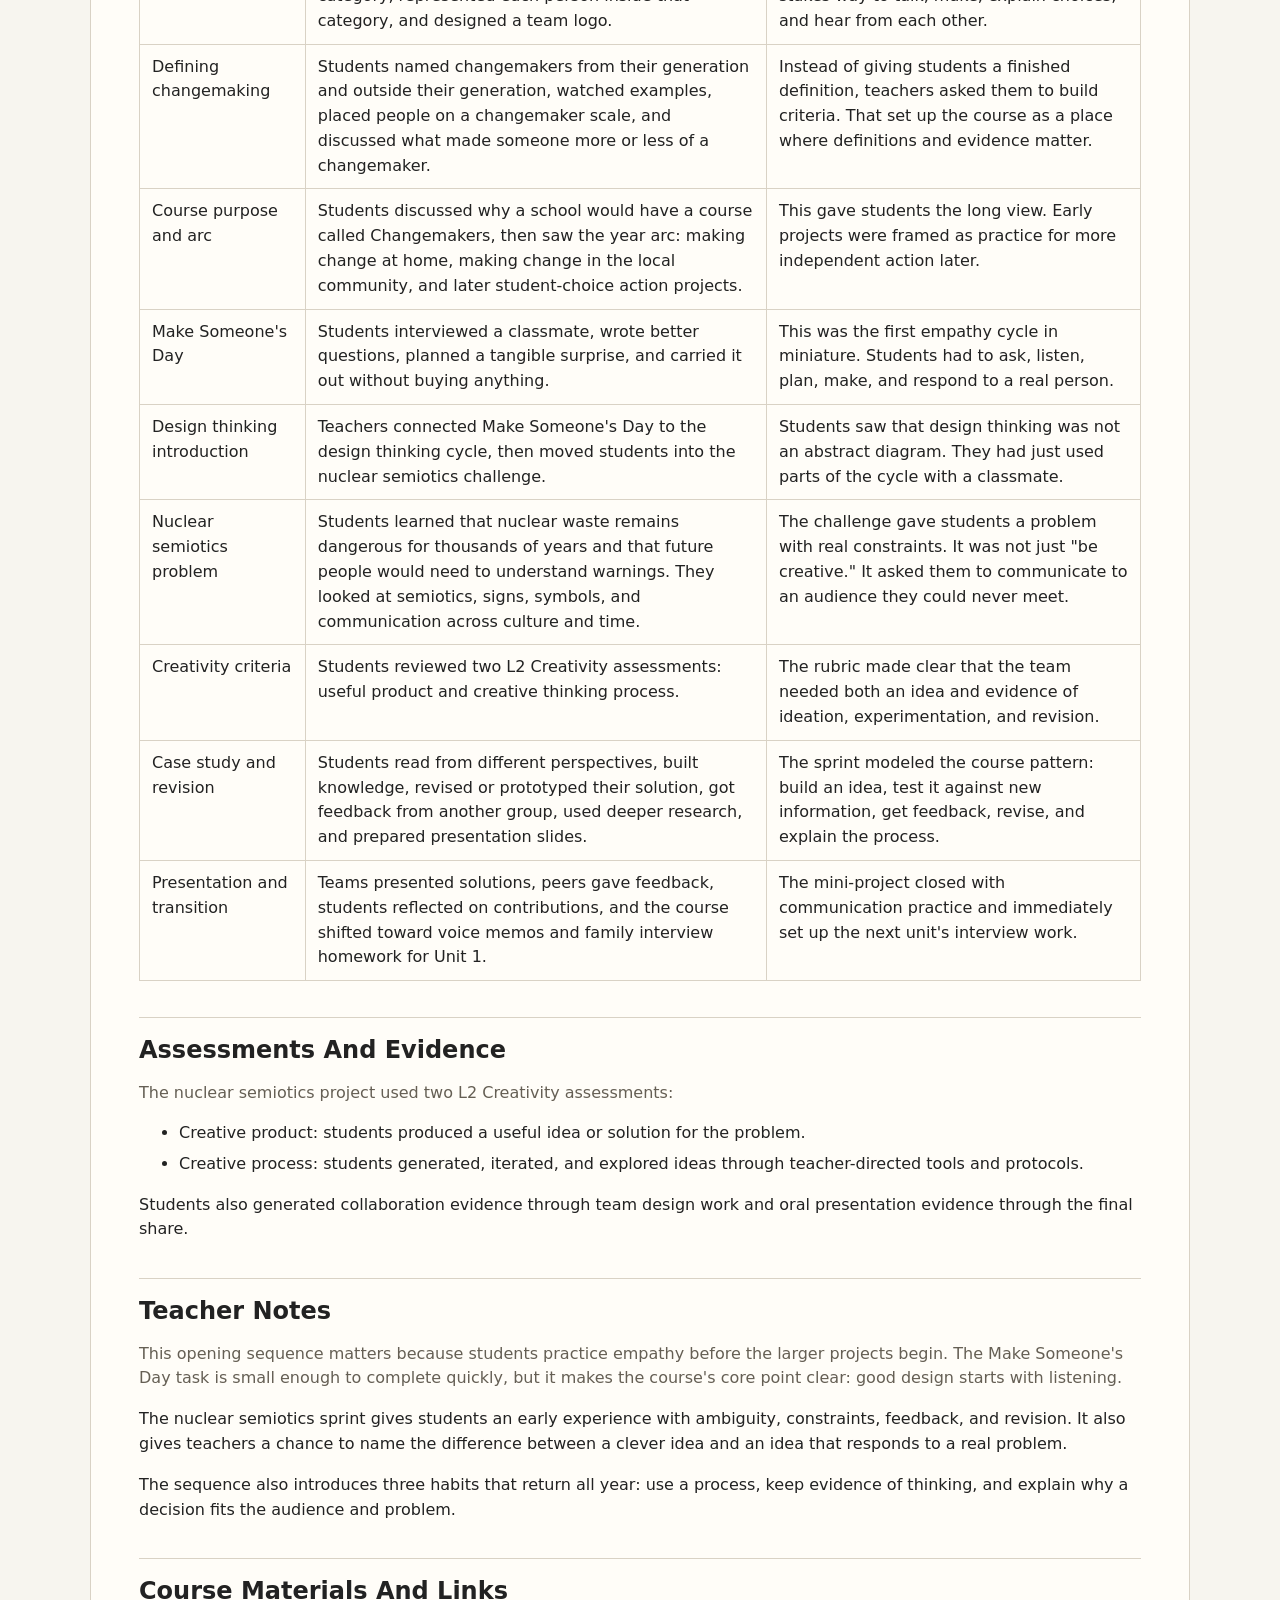
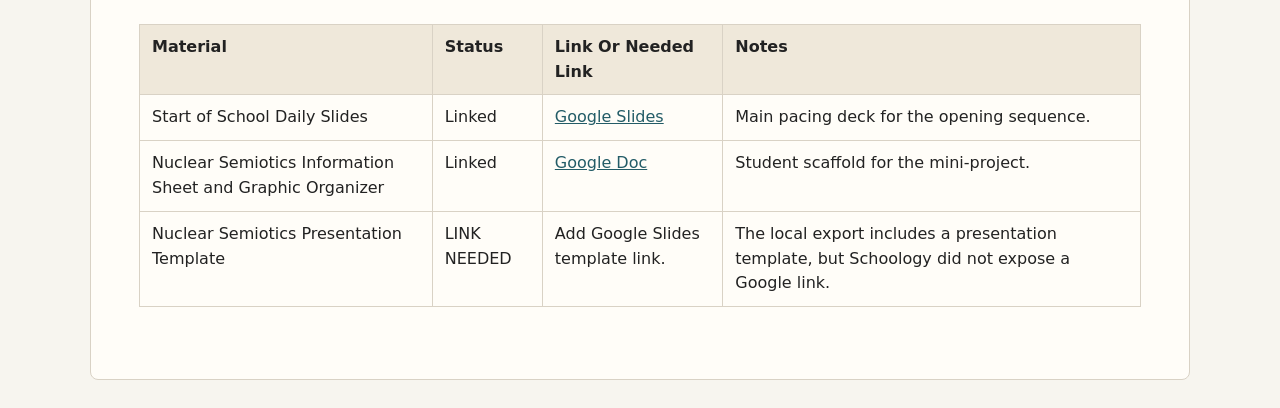
<file: unit-0-start-of-year.html>
<!doctype html>
<html lang="en">
<head>
  <meta charset="utf-8">
  <meta name="viewport" content="width=device-width, initial-scale=1">
  <title>Start Of Year | Changemakers Archive</title>
  <link rel="stylesheet" href="styles.css">
</head>
<body>
  <header>
    <a class="site-title" href="index.html">Changemakers Archive</a>
    <nav><a  href="index.html">Course Guide</a><a  href="assessment-map.html">Assessment Map</a><a  href="schoology-sequence.html">Schoology Sequence</a><a  href="materials-link-inventory.html">Materials Links</a><a aria-current="page" href="unit-0-start-of-year.html">Start Of Year</a><a  href="unit-1-journey-of-a-product.html">Journey Of A Product</a><a  href="unit-2-documentary-film.html">Documentary Film</a><a  href="unit-2-5-documentary-part-ii.html">Documentary Part II</a><a  href="unit-3-final-project.html">Final Project</a><a  href="behind-the-scenes.html">Behind The Scenes</a></nav>
  </header>
  <main>
    <h1>Unit 0: Start Of Year & Nuclear Semiotics</h1>
<h2>Purpose</h2>
<p>This opening sequence introduced students to Changemakers as a course about meaningful change, not generic service or leadership. Students built community, defined what a changemaker is, practiced empathy through a small peer-based challenge, and completed a short design sprint around nuclear semiotics.</p>
<h2>What Students Did</h2>
<p>Students began by meeting the teaching team and learning the course frame. The course was presented as half art and half social studies, with assessment categories connected to creativity, communication, collaboration, critical thinking or adaptive thinking, and action &amp; advocacy.</p>
<p>Students discussed whether they already saw themselves as changemakers. They compared examples of changemakers, created a scale for &quot;more&quot; or &quot;less&quot; changemaker, and talked about the criteria they used to judge impact.</p>
<p>The first empathy activity was Make Someone's Day. Students interviewed a classmate, planned a tangible surprise for that person, and carried it out without buying anything. The point was to make empathy practical. Students had to use what they learned from another person rather than guessing what would be appreciated.</p>
<p>The nuclear semiotics mini-project introduced design thinking and creative problem solving. Students considered the problem of warning people about nuclear waste far into the future, generated and revised ideas, used feedback, and presented a solution.</p>
<h2>Pacing</h2>
<p>The slide deck shows this sequence over roughly the first five class days.</p>
<div class="table-wrap"><table><thead><tr><th>Day</th><th>Focus</th></tr></thead><tbody><tr><td>Day 1, July 30</td><td>Welcome, introductions, teams, community, exit ticket about being a changemaker</td></tr>
<tr><td>Day 2, August 1</td><td>What is a changemaker, design thinking, course purpose, Make Someone's Day launch</td></tr>
<tr><td>Day 3, August 5</td><td>Nuclear semiotics problem, design sprint launch, L2 Creativity criteria</td></tr>
<tr><td>Day 4, August 7</td><td>Feedback, deeper research, revise solution, prepare presentation</td></tr>
<tr><td>Day 5, August 11</td><td>Final presentation preparation and presentations</td></tr></tbody></table></div>
<h2>Teaching Sequence</h2>
<div class="table-wrap"><table><thead><tr><th>Sequence</th><th>What Happened</th><th>Why It Mattered</th></tr></thead><tbody><tr><td>Community and team identity</td><td>Students met the teachers, learned basic school expectations, talked at tables, created a team category, represented each person inside that category, and designed a team logo.</td><td>The course asks students to take risks in teams. The first day gave students a low-stakes way to talk, make, explain choices, and hear from each other.</td></tr>
<tr><td>Defining changemaking</td><td>Students named changemakers from their generation and outside their generation, watched examples, placed people on a changemaker scale, and discussed what made someone more or less of a changemaker.</td><td>Instead of giving students a finished definition, teachers asked them to build criteria. That set up the course as a place where definitions and evidence matter.</td></tr>
<tr><td>Course purpose and arc</td><td>Students discussed why a school would have a course called Changemakers, then saw the year arc: making change at home, making change in the local community, and later student-choice action projects.</td><td>This gave students the long view. Early projects were framed as practice for more independent action later.</td></tr>
<tr><td>Make Someone's Day</td><td>Students interviewed a classmate, wrote better questions, planned a tangible surprise, and carried it out without buying anything.</td><td>This was the first empathy cycle in miniature. Students had to ask, listen, plan, make, and respond to a real person.</td></tr>
<tr><td>Design thinking introduction</td><td>Teachers connected Make Someone's Day to the design thinking cycle, then moved students into the nuclear semiotics challenge.</td><td>Students saw that design thinking was not an abstract diagram. They had just used parts of the cycle with a classmate.</td></tr>
<tr><td>Nuclear semiotics problem</td><td>Students learned that nuclear waste remains dangerous for thousands of years and that future people would need to understand warnings. They looked at semiotics, signs, symbols, and communication across culture and time.</td><td>The challenge gave students a problem with real constraints. It was not just &quot;be creative.&quot; It asked them to communicate to an audience they could never meet.</td></tr>
<tr><td>Creativity criteria</td><td>Students reviewed two L2 Creativity assessments: useful product and creative thinking process.</td><td>The rubric made clear that the team needed both an idea and evidence of ideation, experimentation, and revision.</td></tr>
<tr><td>Case study and revision</td><td>Students read from different perspectives, built knowledge, revised or prototyped their solution, got feedback from another group, used deeper research, and prepared presentation slides.</td><td>The sprint modeled the course pattern: build an idea, test it against new information, get feedback, revise, and explain the process.</td></tr>
<tr><td>Presentation and transition</td><td>Teams presented solutions, peers gave feedback, students reflected on contributions, and the course shifted toward voice memos and family interview homework for Unit 1.</td><td>The mini-project closed with communication practice and immediately set up the next unit's interview work.</td></tr></tbody></table></div>
<h2>Assessments And Evidence</h2>
<p>The nuclear semiotics project used two L2 Creativity assessments:</p>
<ul><li>Creative product: students produced a useful idea or solution for the problem.</li><li>Creative process: students generated, iterated, and explored ideas through teacher-directed tools and protocols.</li></ul>
<p>Students also generated collaboration evidence through team design work and oral presentation evidence through the final share.</p>
<h2>Teacher Notes</h2>
<p>This opening sequence matters because students practice empathy before the larger projects begin. The Make Someone's Day task is small enough to complete quickly, but it makes the course's core point clear: good design starts with listening.</p>
<p>The nuclear semiotics sprint gives students an early experience with ambiguity, constraints, feedback, and revision. It also gives teachers a chance to name the difference between a clever idea and an idea that responds to a real problem.</p>
<p>The sequence also introduces three habits that return all year: use a process, keep evidence of thinking, and explain why a decision fits the audience and problem.</p>
<h2>Course Materials And Links</h2>
<div class="table-wrap"><table><thead><tr><th>Material</th><th>Status</th><th>Link Or Needed Link</th><th>Notes</th></tr></thead><tbody><tr><td>Start of School Daily Slides</td><td>Linked</td><td><a href="https://docs.google.com/presentation/d/1C3AyYLgAcou-VfDcLSWQcRd8I5e1XYhAhGBYDALQ64o/edit?usp=sharing">Google Slides</a></td><td>Main pacing deck for the opening sequence.</td></tr>
<tr><td>Nuclear Semiotics Information Sheet and Graphic Organizer</td><td>Linked</td><td><a href="https://docs.google.com/document/d/1Q1-Db8kWhqrz6PVvrmS0dByROxcISY-j11e0c-EiG0g/edit?usp=sharing">Google Doc</a></td><td>Student scaffold for the mini-project.</td></tr>
<tr><td>Nuclear Semiotics Presentation Template</td><td>LINK NEEDED</td><td>Add Google Slides template link.</td><td>The local export includes a presentation template, but Schoology did not expose a Google link.</td></tr></tbody></table></div>
  </main>
</body>
</html>
</file>
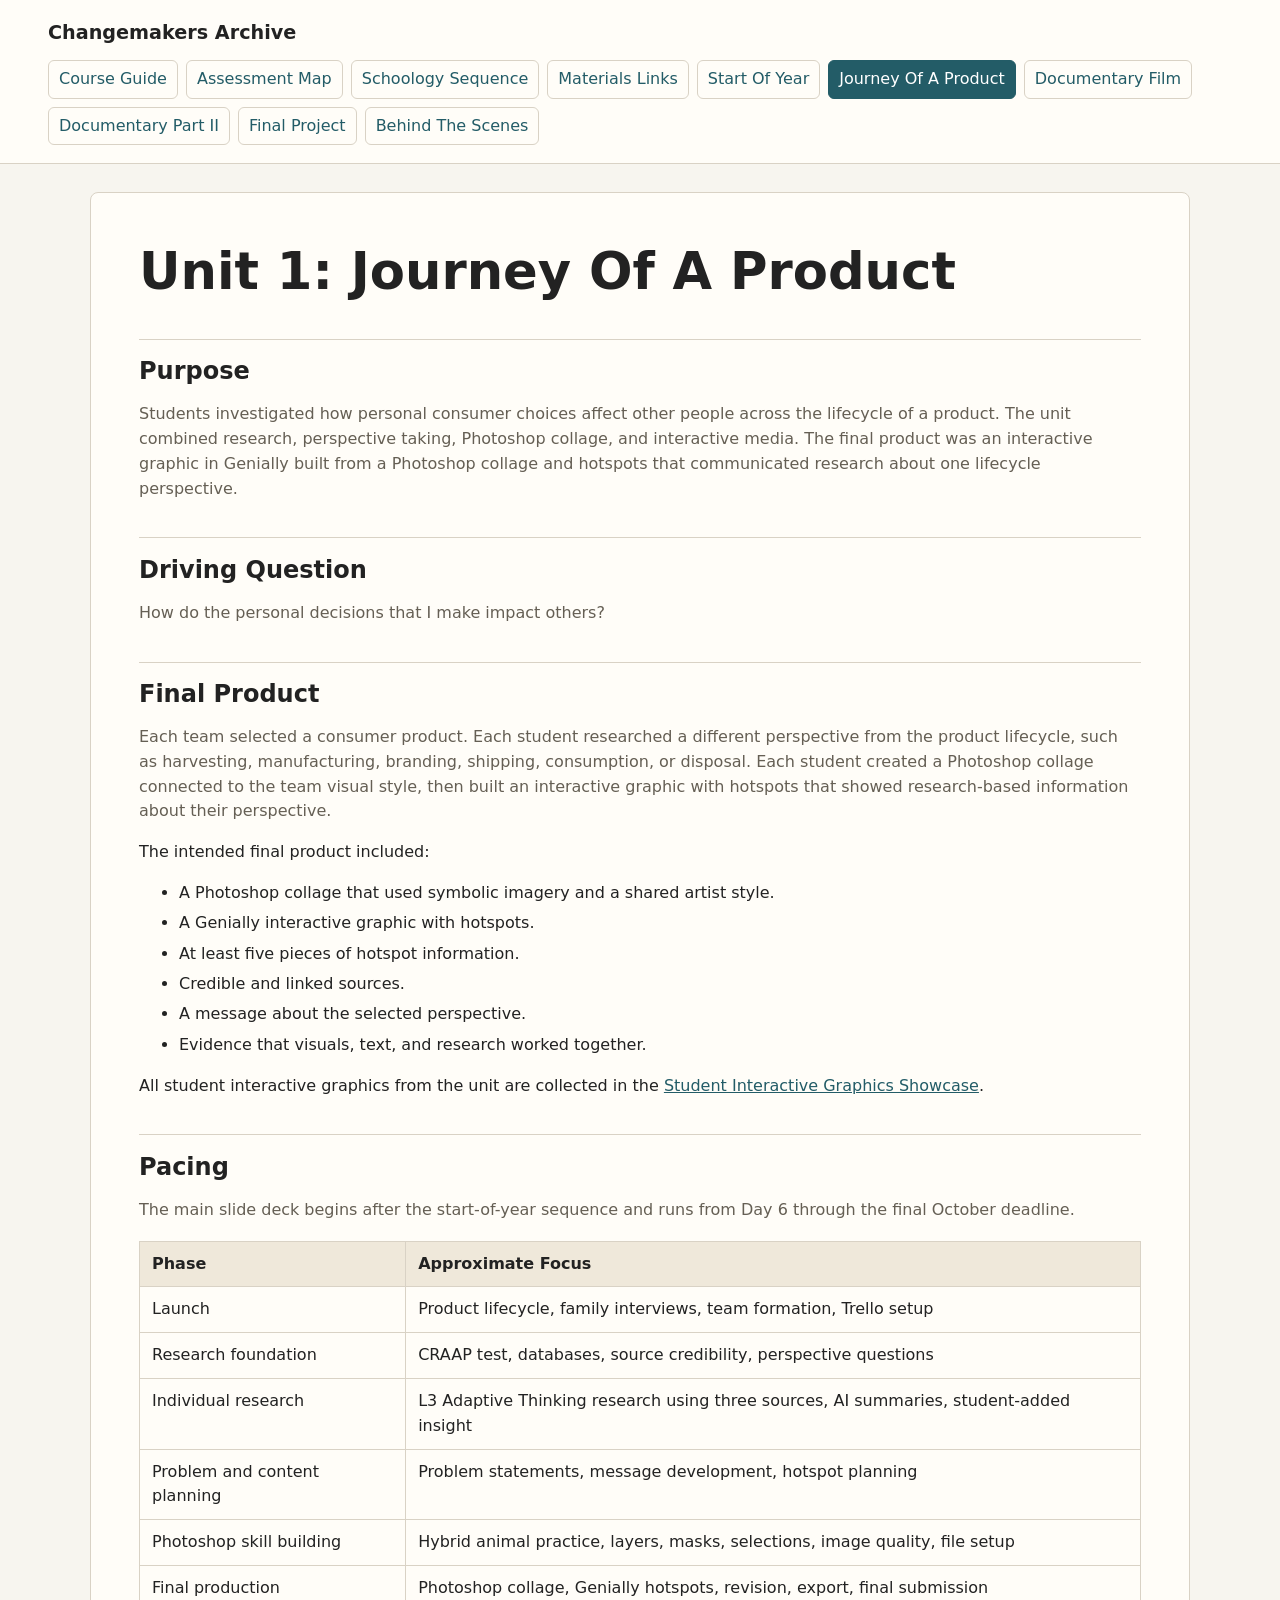
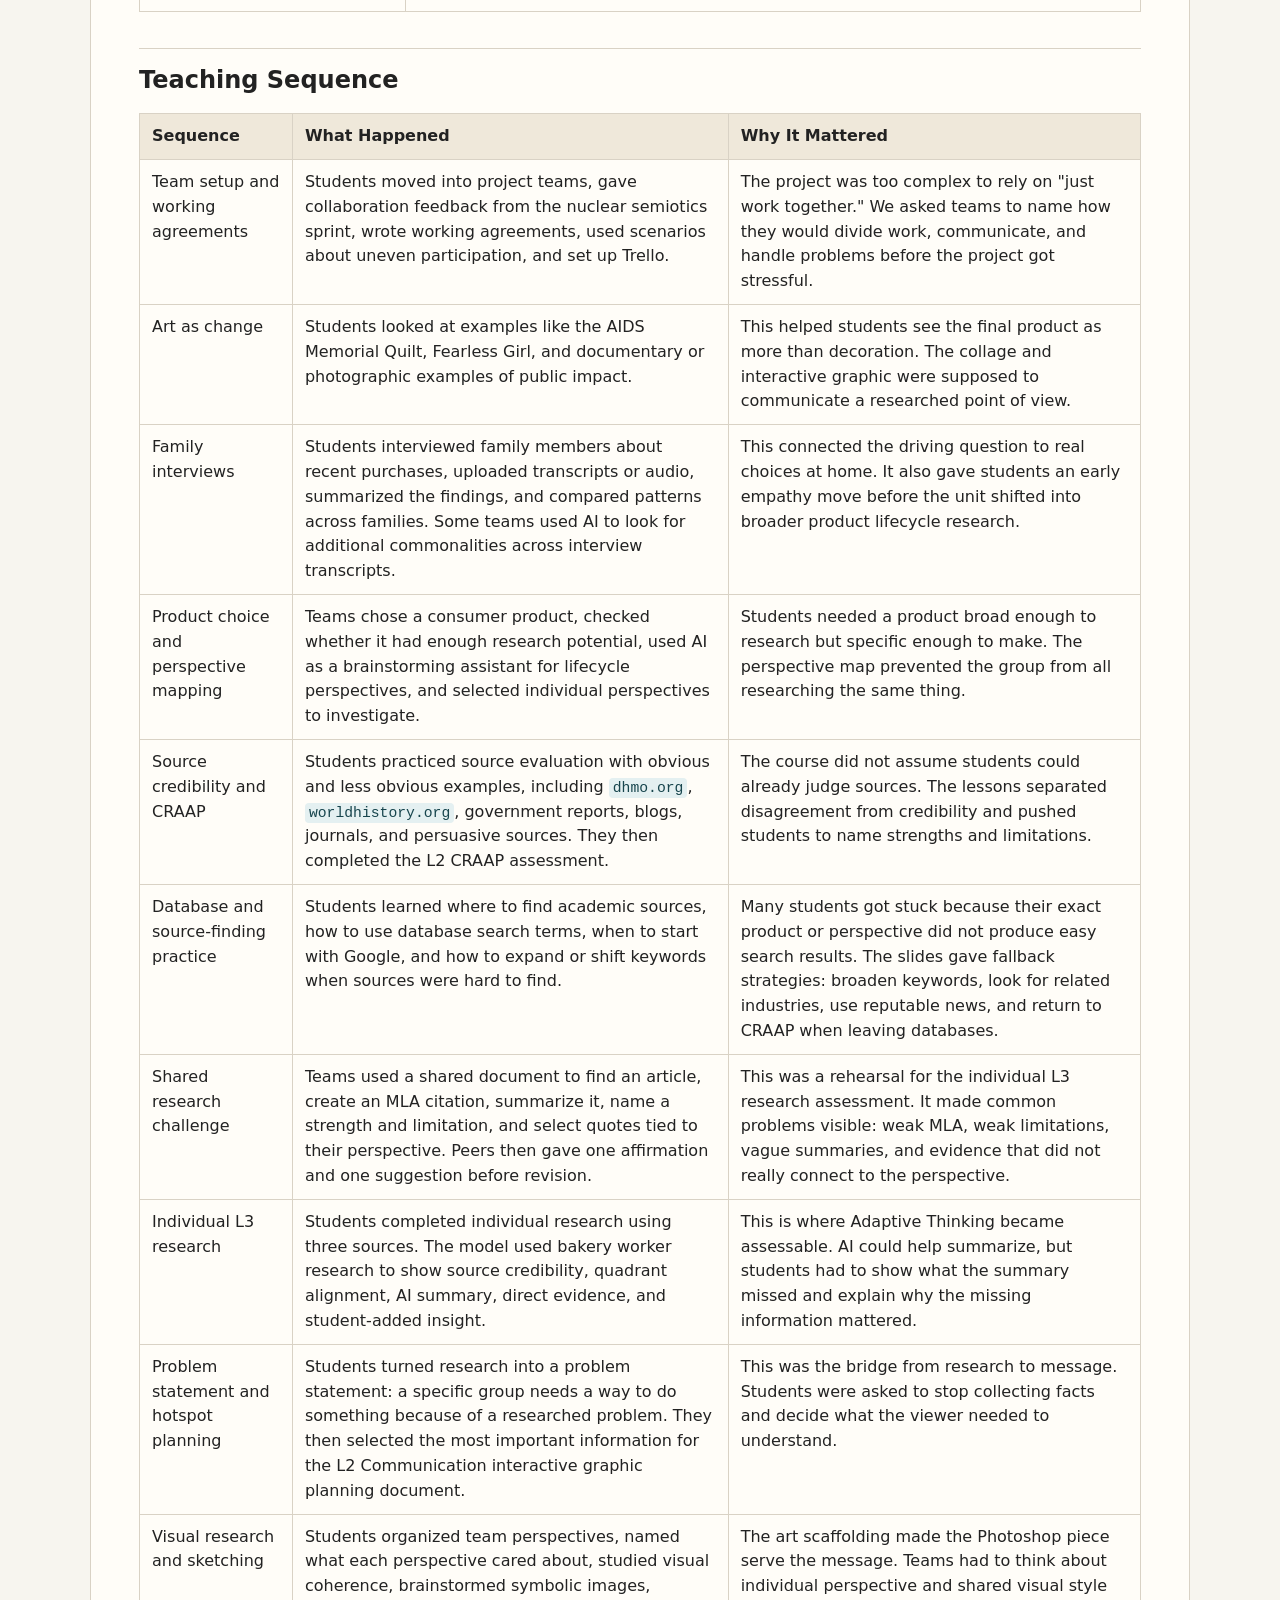
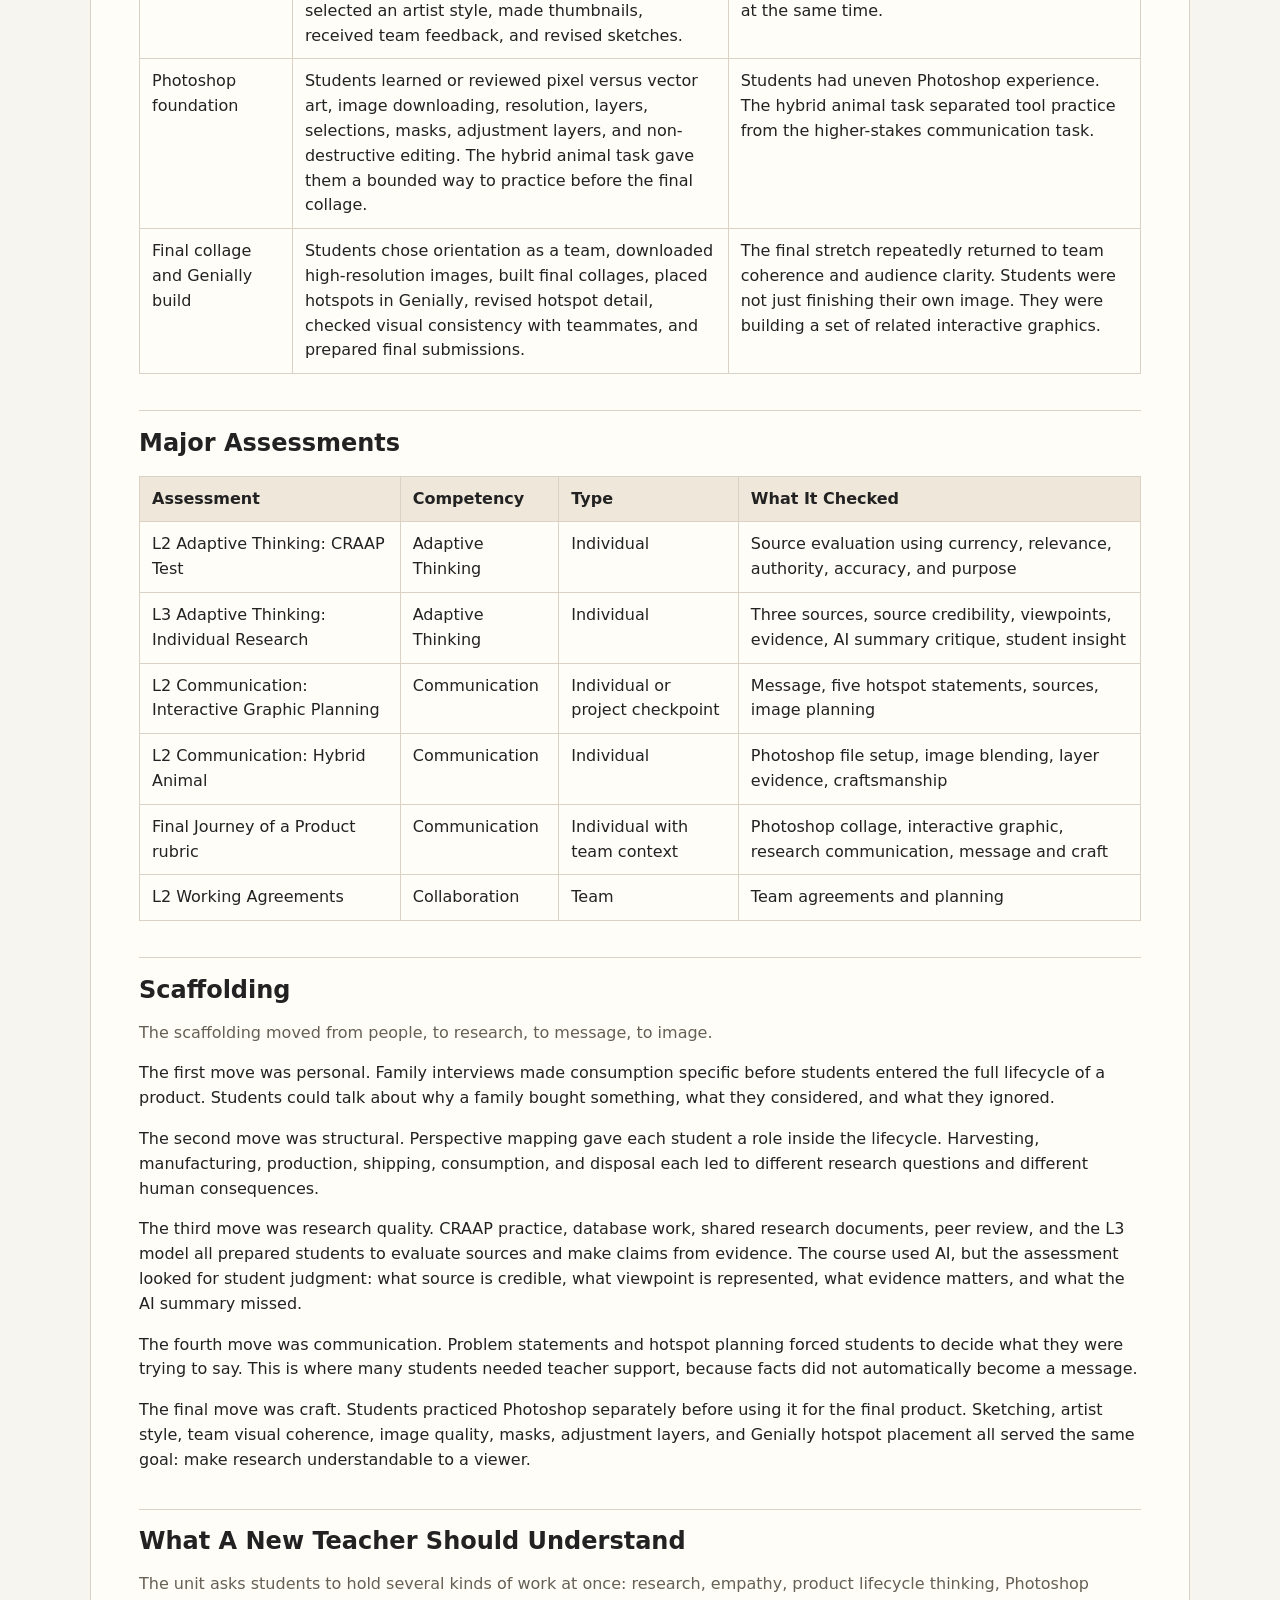
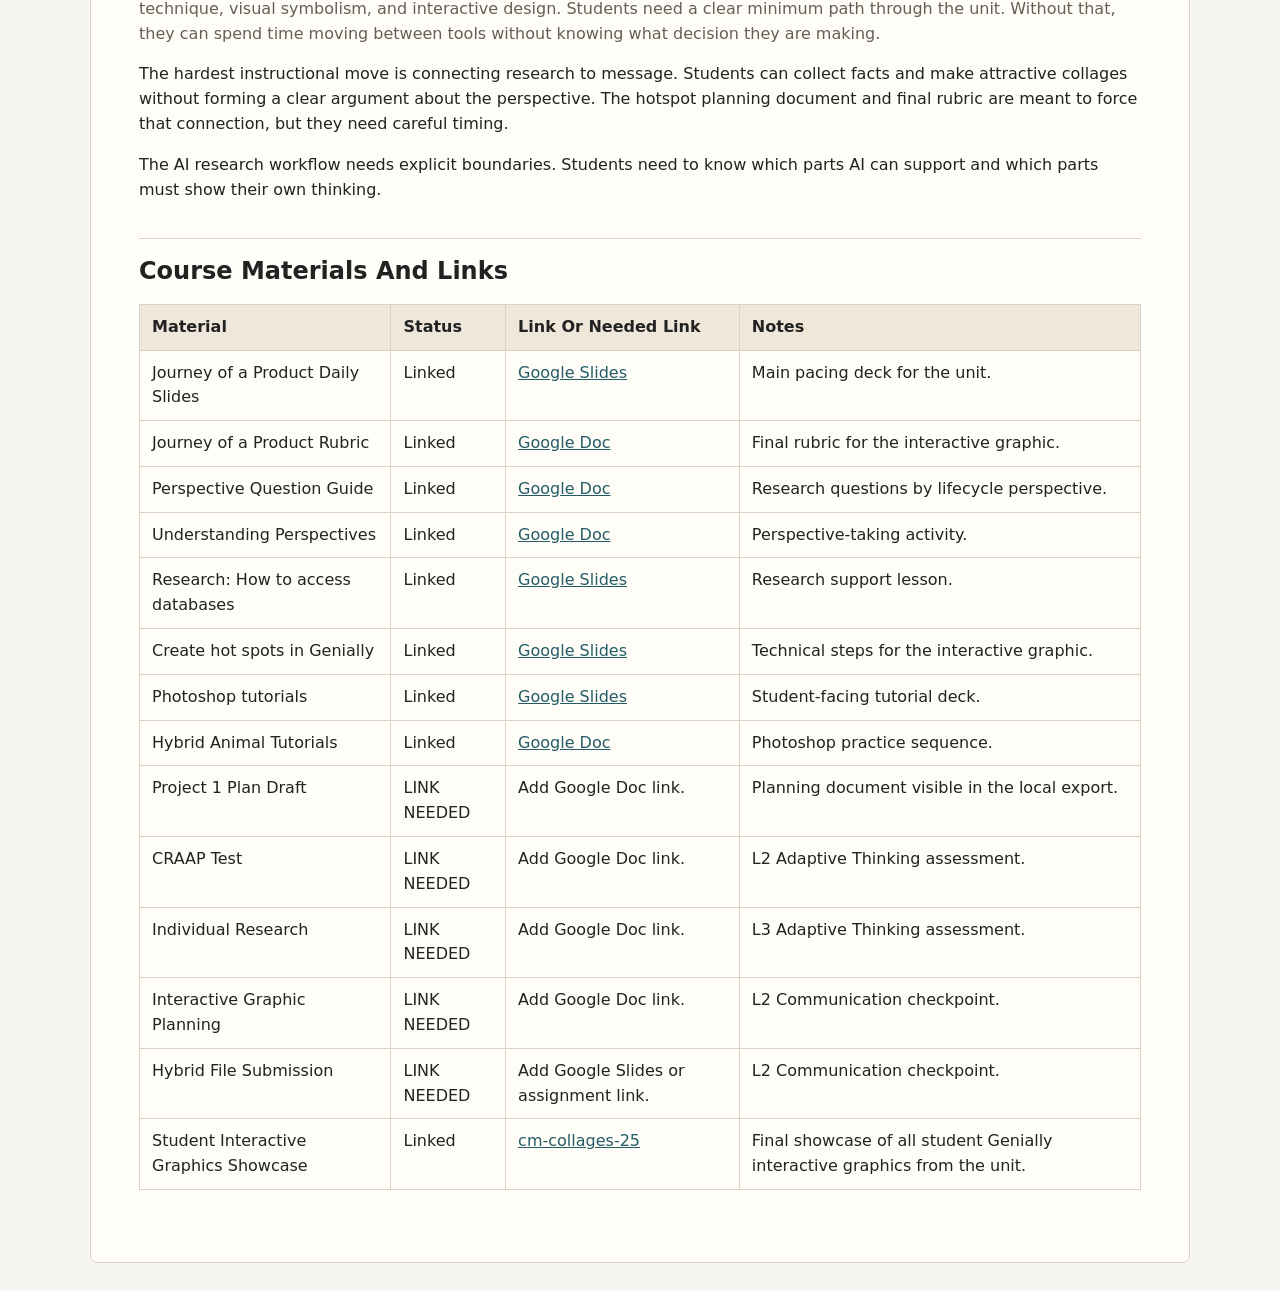
<file: unit-1-journey-of-a-product.html>
<!doctype html>
<html lang="en">
<head>
  <meta charset="utf-8">
  <meta name="viewport" content="width=device-width, initial-scale=1">
  <title>Journey Of A Product | Changemakers Archive</title>
  <link rel="stylesheet" href="styles.css">
</head>
<body>
  <header>
    <a class="site-title" href="index.html">Changemakers Archive</a>
    <nav><a  href="index.html">Course Guide</a><a  href="assessment-map.html">Assessment Map</a><a  href="schoology-sequence.html">Schoology Sequence</a><a  href="materials-link-inventory.html">Materials Links</a><a  href="unit-0-start-of-year.html">Start Of Year</a><a aria-current="page" href="unit-1-journey-of-a-product.html">Journey Of A Product</a><a  href="unit-2-documentary-film.html">Documentary Film</a><a  href="unit-2-5-documentary-part-ii.html">Documentary Part II</a><a  href="unit-3-final-project.html">Final Project</a><a  href="behind-the-scenes.html">Behind The Scenes</a></nav>
  </header>
  <main>
    <h1>Unit 1: Journey Of A Product</h1>
<h2>Purpose</h2>
<p>Students investigated how personal consumer choices affect other people across the lifecycle of a product. The unit combined research, perspective taking, Photoshop collage, and interactive media. The final product was an interactive graphic in Genially built from a Photoshop collage and hotspots that communicated research about one lifecycle perspective.</p>
<h2>Driving Question</h2>
<p>How do the personal decisions that I make impact others?</p>
<h2>Final Product</h2>
<p>Each team selected a consumer product. Each student researched a different perspective from the product lifecycle, such as harvesting, manufacturing, branding, shipping, consumption, or disposal. Each student created a Photoshop collage connected to the team visual style, then built an interactive graphic with hotspots that showed research-based information about their perspective.</p>
<p>The intended final product included:</p>
<ul><li>A Photoshop collage that used symbolic imagery and a shared artist style.</li><li>A Genially interactive graphic with hotspots.</li><li>At least five pieces of hotspot information.</li><li>Credible and linked sources.</li><li>A message about the selected perspective.</li><li>Evidence that visuals, text, and research worked together.</li></ul>
<p>All student interactive graphics from the unit are collected in the <a href="https://eweinberg-nido.github.io/cm-collages-25/">Student Interactive Graphics Showcase</a>.</p>
<h2>Pacing</h2>
<p>The main slide deck begins after the start-of-year sequence and runs from Day 6 through the final October deadline.</p>
<div class="table-wrap"><table><thead><tr><th>Phase</th><th>Approximate Focus</th></tr></thead><tbody><tr><td>Launch</td><td>Product lifecycle, family interviews, team formation, Trello setup</td></tr>
<tr><td>Research foundation</td><td>CRAAP test, databases, source credibility, perspective questions</td></tr>
<tr><td>Individual research</td><td>L3 Adaptive Thinking research using three sources, AI summaries, student-added insight</td></tr>
<tr><td>Problem and content planning</td><td>Problem statements, message development, hotspot planning</td></tr>
<tr><td>Photoshop skill building</td><td>Hybrid animal practice, layers, masks, selections, image quality, file setup</td></tr>
<tr><td>Final production</td><td>Photoshop collage, Genially hotspots, revision, export, final submission</td></tr></tbody></table></div>
<h2>Teaching Sequence</h2>
<div class="table-wrap"><table><thead><tr><th>Sequence</th><th>What Happened</th><th>Why It Mattered</th></tr></thead><tbody><tr><td>Team setup and working agreements</td><td>Students moved into project teams, gave collaboration feedback from the nuclear semiotics sprint, wrote working agreements, used scenarios about uneven participation, and set up Trello.</td><td>The project was too complex to rely on &quot;just work together.&quot; We asked teams to name how they would divide work, communicate, and handle problems before the project got stressful.</td></tr>
<tr><td>Art as change</td><td>Students looked at examples like the AIDS Memorial Quilt, Fearless Girl, and documentary or photographic examples of public impact.</td><td>This helped students see the final product as more than decoration. The collage and interactive graphic were supposed to communicate a researched point of view.</td></tr>
<tr><td>Family interviews</td><td>Students interviewed family members about recent purchases, uploaded transcripts or audio, summarized the findings, and compared patterns across families. Some teams used AI to look for additional commonalities across interview transcripts.</td><td>This connected the driving question to real choices at home. It also gave students an early empathy move before the unit shifted into broader product lifecycle research.</td></tr>
<tr><td>Product choice and perspective mapping</td><td>Teams chose a consumer product, checked whether it had enough research potential, used AI as a brainstorming assistant for lifecycle perspectives, and selected individual perspectives to investigate.</td><td>Students needed a product broad enough to research but specific enough to make. The perspective map prevented the group from all researching the same thing.</td></tr>
<tr><td>Source credibility and CRAAP</td><td>Students practiced source evaluation with obvious and less obvious examples, including <code>dhmo.org</code>, <code>worldhistory.org</code>, government reports, blogs, journals, and persuasive sources. They then completed the L2 CRAAP assessment.</td><td>The course did not assume students could already judge sources. The lessons separated disagreement from credibility and pushed students to name strengths and limitations.</td></tr>
<tr><td>Database and source-finding practice</td><td>Students learned where to find academic sources, how to use database search terms, when to start with Google, and how to expand or shift keywords when sources were hard to find.</td><td>Many students got stuck because their exact product or perspective did not produce easy search results. The slides gave fallback strategies: broaden keywords, look for related industries, use reputable news, and return to CRAAP when leaving databases.</td></tr>
<tr><td>Shared research challenge</td><td>Teams used a shared document to find an article, create an MLA citation, summarize it, name a strength and limitation, and select quotes tied to their perspective. Peers then gave one affirmation and one suggestion before revision.</td><td>This was a rehearsal for the individual L3 research assessment. It made common problems visible: weak MLA, weak limitations, vague summaries, and evidence that did not really connect to the perspective.</td></tr>
<tr><td>Individual L3 research</td><td>Students completed individual research using three sources. The model used bakery worker research to show source credibility, quadrant alignment, AI summary, direct evidence, and student-added insight.</td><td>This is where Adaptive Thinking became assessable. AI could help summarize, but students had to show what the summary missed and explain why the missing information mattered.</td></tr>
<tr><td>Problem statement and hotspot planning</td><td>Students turned research into a problem statement: a specific group needs a way to do something because of a researched problem. They then selected the most important information for the L2 Communication interactive graphic planning document.</td><td>This was the bridge from research to message. Students were asked to stop collecting facts and decide what the viewer needed to understand.</td></tr>
<tr><td>Visual research and sketching</td><td>Students organized team perspectives, named what each perspective cared about, studied visual coherence, brainstormed symbolic images, selected an artist style, made thumbnails, received team feedback, and revised sketches.</td><td>The art scaffolding made the Photoshop piece serve the message. Teams had to think about individual perspective and shared visual style at the same time.</td></tr>
<tr><td>Photoshop foundation</td><td>Students learned or reviewed pixel versus vector art, image downloading, resolution, layers, selections, masks, adjustment layers, and non-destructive editing. The hybrid animal task gave them a bounded way to practice before the final collage.</td><td>Students had uneven Photoshop experience. The hybrid animal task separated tool practice from the higher-stakes communication task.</td></tr>
<tr><td>Final collage and Genially build</td><td>Students chose orientation as a team, downloaded high-resolution images, built final collages, placed hotspots in Genially, revised hotspot detail, checked visual consistency with teammates, and prepared final submissions.</td><td>The final stretch repeatedly returned to team coherence and audience clarity. Students were not just finishing their own image. They were building a set of related interactive graphics.</td></tr></tbody></table></div>
<h2>Major Assessments</h2>
<div class="table-wrap"><table><thead><tr><th>Assessment</th><th>Competency</th><th>Type</th><th>What It Checked</th></tr></thead><tbody><tr><td>L2 Adaptive Thinking: CRAAP Test</td><td>Adaptive Thinking</td><td>Individual</td><td>Source evaluation using currency, relevance, authority, accuracy, and purpose</td></tr>
<tr><td>L3 Adaptive Thinking: Individual Research</td><td>Adaptive Thinking</td><td>Individual</td><td>Three sources, source credibility, viewpoints, evidence, AI summary critique, student insight</td></tr>
<tr><td>L2 Communication: Interactive Graphic Planning</td><td>Communication</td><td>Individual or project checkpoint</td><td>Message, five hotspot statements, sources, image planning</td></tr>
<tr><td>L2 Communication: Hybrid Animal</td><td>Communication</td><td>Individual</td><td>Photoshop file setup, image blending, layer evidence, craftsmanship</td></tr>
<tr><td>Final Journey of a Product rubric</td><td>Communication</td><td>Individual with team context</td><td>Photoshop collage, interactive graphic, research communication, message and craft</td></tr>
<tr><td>L2 Working Agreements</td><td>Collaboration</td><td>Team</td><td>Team agreements and planning</td></tr></tbody></table></div>
<h2>Scaffolding</h2>
<p>The scaffolding moved from people, to research, to message, to image.</p>
<p>The first move was personal. Family interviews made consumption specific before students entered the full lifecycle of a product. Students could talk about why a family bought something, what they considered, and what they ignored.</p>
<p>The second move was structural. Perspective mapping gave each student a role inside the lifecycle. Harvesting, manufacturing, production, shipping, consumption, and disposal each led to different research questions and different human consequences.</p>
<p>The third move was research quality. CRAAP practice, database work, shared research documents, peer review, and the L3 model all prepared students to evaluate sources and make claims from evidence. The course used AI, but the assessment looked for student judgment: what source is credible, what viewpoint is represented, what evidence matters, and what the AI summary missed.</p>
<p>The fourth move was communication. Problem statements and hotspot planning forced students to decide what they were trying to say. This is where many students needed teacher support, because facts did not automatically become a message.</p>
<p>The final move was craft. Students practiced Photoshop separately before using it for the final product. Sketching, artist style, team visual coherence, image quality, masks, adjustment layers, and Genially hotspot placement all served the same goal: make research understandable to a viewer.</p>
<h2>What A New Teacher Should Understand</h2>
<p>The unit asks students to hold several kinds of work at once: research, empathy, product lifecycle thinking, Photoshop technique, visual symbolism, and interactive design. Students need a clear minimum path through the unit. Without that, they can spend time moving between tools without knowing what decision they are making.</p>
<p>The hardest instructional move is connecting research to message. Students can collect facts and make attractive collages without forming a clear argument about the perspective. The hotspot planning document and final rubric are meant to force that connection, but they need careful timing.</p>
<p>The AI research workflow needs explicit boundaries. Students need to know which parts AI can support and which parts must show their own thinking.</p>
<h2>Course Materials And Links</h2>
<div class="table-wrap"><table><thead><tr><th>Material</th><th>Status</th><th>Link Or Needed Link</th><th>Notes</th></tr></thead><tbody><tr><td>Journey of a Product Daily Slides</td><td>Linked</td><td><a href="https://docs.google.com/presentation/d/1TZdOUmCGMAHUQoehHxNh9gU_Ymy8dWEXhG8bBNJs5DM/edit?usp=sharing">Google Slides</a></td><td>Main pacing deck for the unit.</td></tr>
<tr><td>Journey of a Product Rubric</td><td>Linked</td><td><a href="https://docs.google.com/document/d/1lBJGxEgv53TpdcboVcqe-2SZoWs0eDTzxm4TKFdhvRQ/edit?usp=sharing">Google Doc</a></td><td>Final rubric for the interactive graphic.</td></tr>
<tr><td>Perspective Question Guide</td><td>Linked</td><td><a href="https://docs.google.com/document/d/16ZPBTStGLpKrOKs5ZT3zrvwM6UQquRyRHWi6Rfzbgpg/edit?usp=sharing">Google Doc</a></td><td>Research questions by lifecycle perspective.</td></tr>
<tr><td>Understanding Perspectives</td><td>Linked</td><td><a href="https://docs.google.com/document/d/1mcpVjR-bEA0cZlC6mPL3aeZa7HWV0scZjAbYH-wzB7o/edit?usp=sharing">Google Doc</a></td><td>Perspective-taking activity.</td></tr>
<tr><td>Research: How to access databases</td><td>Linked</td><td><a href="https://docs.google.com/presentation/d/1tLj1NYzk4o5AhgnHxfsGhMmKjbyJ6QSg2kyMTFWoS0U/edit?usp=sharing">Google Slides</a></td><td>Research support lesson.</td></tr>
<tr><td>Create hot spots in Genially</td><td>Linked</td><td><a href="https://docs.google.com/presentation/d/1pjcjij2A8Ah4LsGUFlmy-sjd5QcM1X0HzXymR8PM0x8/edit?usp=sharing">Google Slides</a></td><td>Technical steps for the interactive graphic.</td></tr>
<tr><td>Photoshop tutorials</td><td>Linked</td><td><a href="https://docs.google.com/presentation/d/1j8jOdWWDnWrqxzNV2bTo7YegHXNaizr5DoQps0EdhRQ/edit?usp=sharing">Google Slides</a></td><td>Student-facing tutorial deck.</td></tr>
<tr><td>Hybrid Animal Tutorials</td><td>Linked</td><td><a href="https://docs.google.com/document/d/1lze5rrDQMYgJsYMz9YjfUiCy2DiqqhTxMGFhvZYB24I/edit?usp=sharing">Google Doc</a></td><td>Photoshop practice sequence.</td></tr>
<tr><td>Project 1 Plan Draft</td><td>LINK NEEDED</td><td>Add Google Doc link.</td><td>Planning document visible in the local export.</td></tr>
<tr><td>CRAAP Test</td><td>LINK NEEDED</td><td>Add Google Doc link.</td><td>L2 Adaptive Thinking assessment.</td></tr>
<tr><td>Individual Research</td><td>LINK NEEDED</td><td>Add Google Doc link.</td><td>L3 Adaptive Thinking assessment.</td></tr>
<tr><td>Interactive Graphic Planning</td><td>LINK NEEDED</td><td>Add Google Doc link.</td><td>L2 Communication checkpoint.</td></tr>
<tr><td>Hybrid File Submission</td><td>LINK NEEDED</td><td>Add Google Slides or assignment link.</td><td>L2 Communication checkpoint.</td></tr>
<tr><td>Student Interactive Graphics Showcase</td><td>Linked</td><td><a href="https://eweinberg-nido.github.io/cm-collages-25/">cm-collages-25</a></td><td>Final showcase of all student Genially interactive graphics from the unit.</td></tr></tbody></table></div>
  </main>
</body>
</html>
</file>
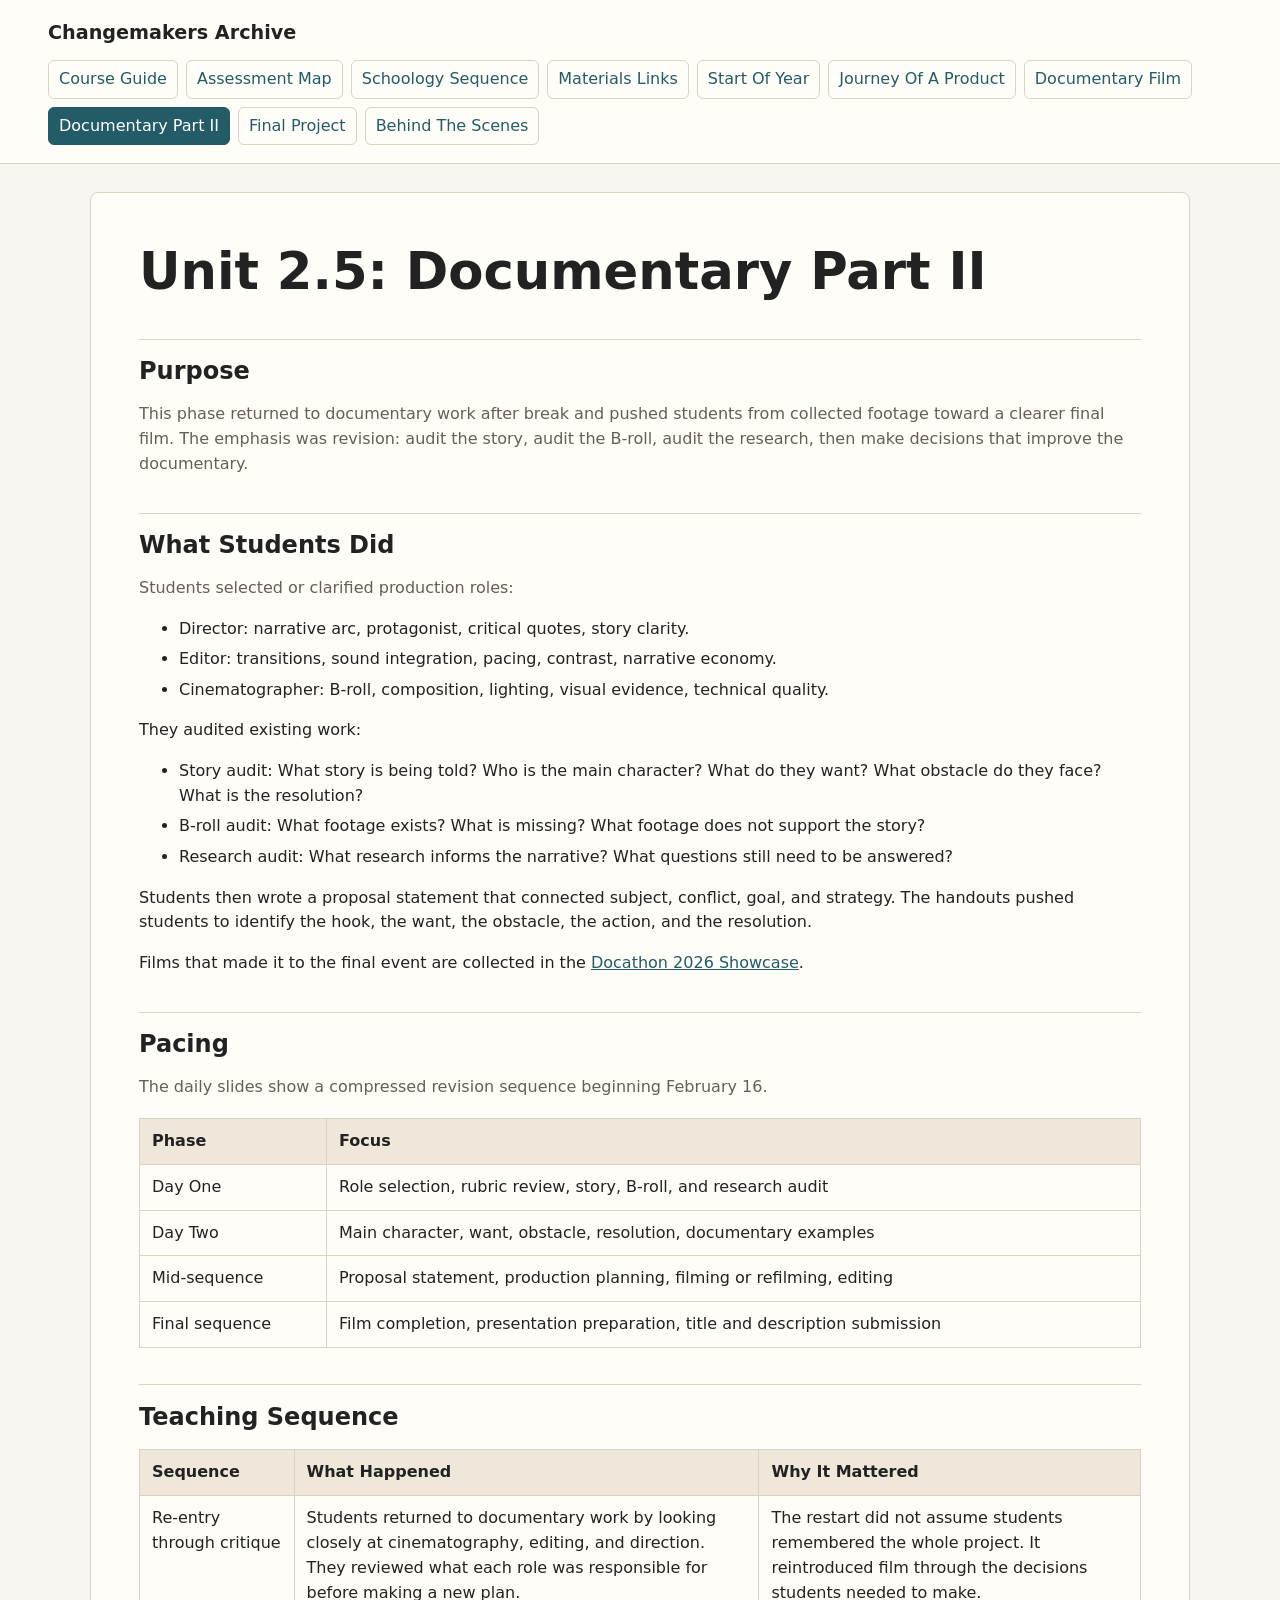
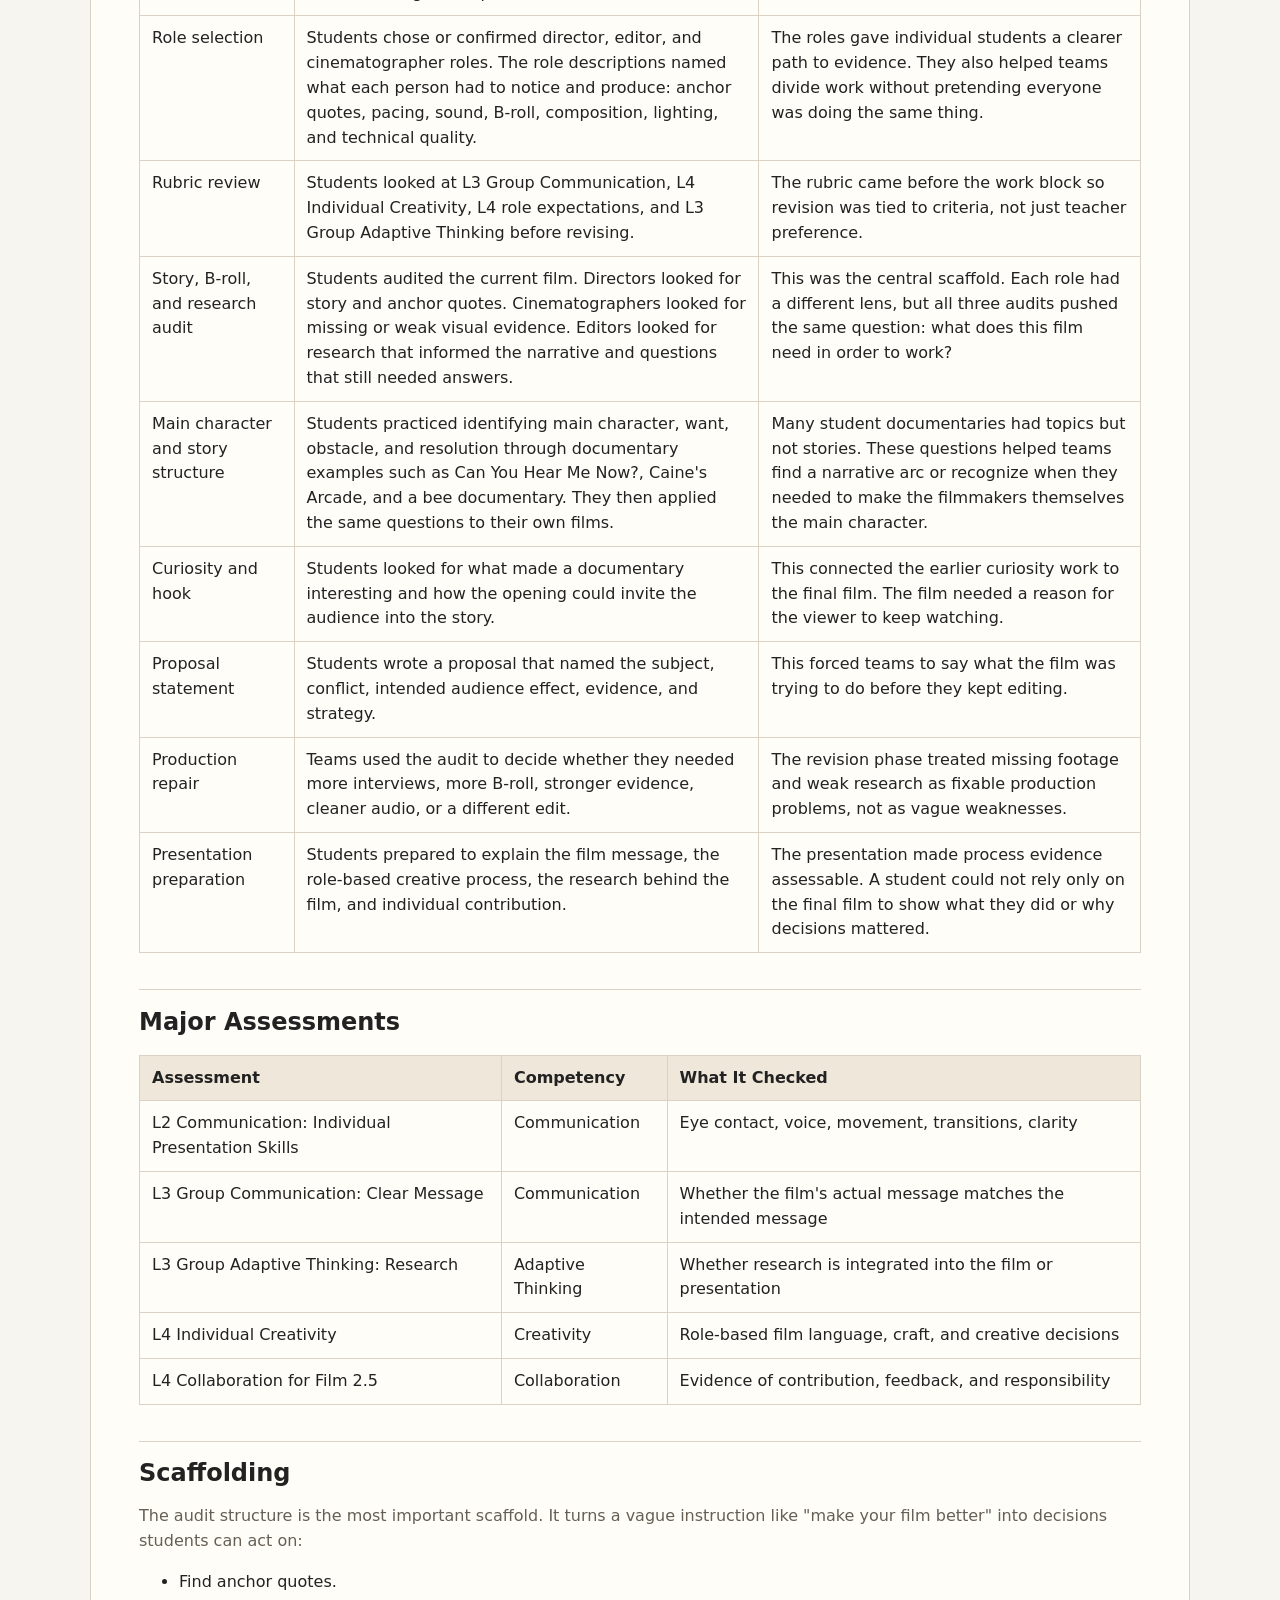
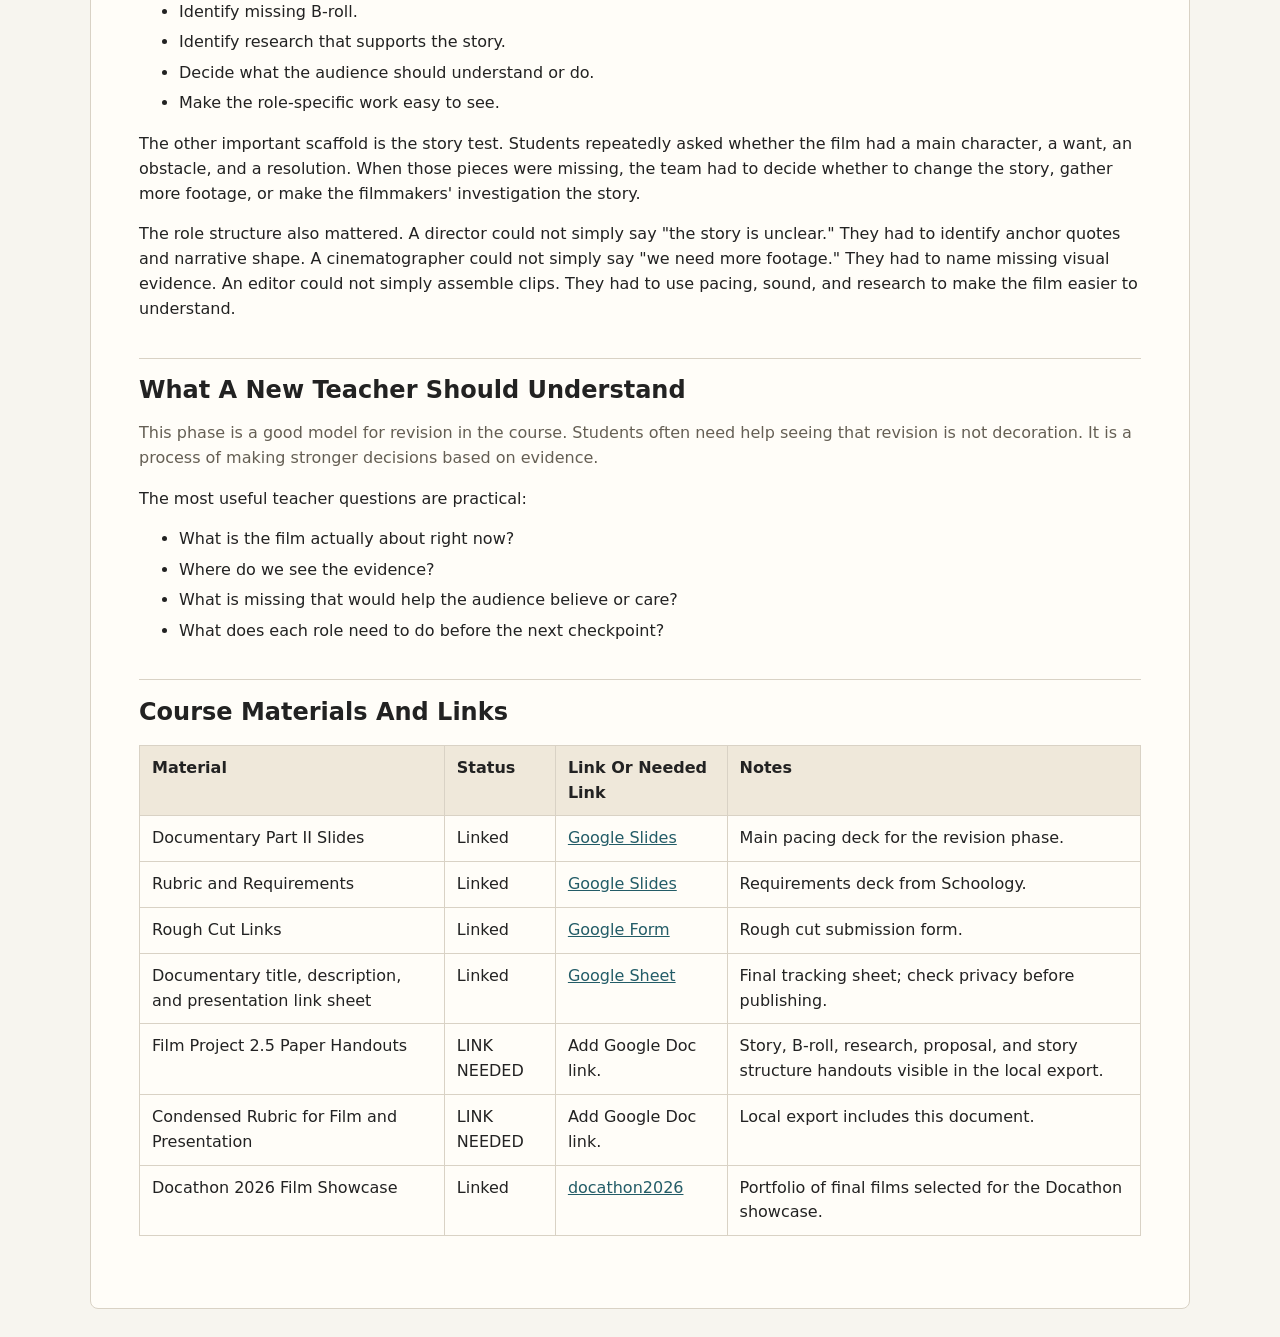
<file: unit-2-5-documentary-part-ii.html>
<!doctype html>
<html lang="en">
<head>
  <meta charset="utf-8">
  <meta name="viewport" content="width=device-width, initial-scale=1">
  <title>Documentary Part II | Changemakers Archive</title>
  <link rel="stylesheet" href="styles.css">
</head>
<body>
  <header>
    <a class="site-title" href="index.html">Changemakers Archive</a>
    <nav><a  href="index.html">Course Guide</a><a  href="assessment-map.html">Assessment Map</a><a  href="schoology-sequence.html">Schoology Sequence</a><a  href="materials-link-inventory.html">Materials Links</a><a  href="unit-0-start-of-year.html">Start Of Year</a><a  href="unit-1-journey-of-a-product.html">Journey Of A Product</a><a  href="unit-2-documentary-film.html">Documentary Film</a><a aria-current="page" href="unit-2-5-documentary-part-ii.html">Documentary Part II</a><a  href="unit-3-final-project.html">Final Project</a><a  href="behind-the-scenes.html">Behind The Scenes</a></nav>
  </header>
  <main>
    <h1>Unit 2.5: Documentary Part II</h1>
<h2>Purpose</h2>
<p>This phase returned to documentary work after break and pushed students from collected footage toward a clearer final film. The emphasis was revision: audit the story, audit the B-roll, audit the research, then make decisions that improve the documentary.</p>
<h2>What Students Did</h2>
<p>Students selected or clarified production roles:</p>
<ul><li>Director: narrative arc, protagonist, critical quotes, story clarity.</li><li>Editor: transitions, sound integration, pacing, contrast, narrative economy.</li><li>Cinematographer: B-roll, composition, lighting, visual evidence, technical quality.</li></ul>
<p>They audited existing work:</p>
<ul><li>Story audit: What story is being told? Who is the main character? What do they want? What obstacle do they face? What is the resolution?</li><li>B-roll audit: What footage exists? What is missing? What footage does not support the story?</li><li>Research audit: What research informs the narrative? What questions still need to be answered?</li></ul>
<p>Students then wrote a proposal statement that connected subject, conflict, goal, and strategy. The handouts pushed students to identify the hook, the want, the obstacle, the action, and the resolution.</p>
<p>Films that made it to the final event are collected in the <a href="https://eweinberg-nido.github.io/docathon2026/">Docathon 2026 Showcase</a>.</p>
<h2>Pacing</h2>
<p>The daily slides show a compressed revision sequence beginning February 16.</p>
<div class="table-wrap"><table><thead><tr><th>Phase</th><th>Focus</th></tr></thead><tbody><tr><td>Day One</td><td>Role selection, rubric review, story, B-roll, and research audit</td></tr>
<tr><td>Day Two</td><td>Main character, want, obstacle, resolution, documentary examples</td></tr>
<tr><td>Mid-sequence</td><td>Proposal statement, production planning, filming or refilming, editing</td></tr>
<tr><td>Final sequence</td><td>Film completion, presentation preparation, title and description submission</td></tr></tbody></table></div>
<h2>Teaching Sequence</h2>
<div class="table-wrap"><table><thead><tr><th>Sequence</th><th>What Happened</th><th>Why It Mattered</th></tr></thead><tbody><tr><td>Re-entry through critique</td><td>Students returned to documentary work by looking closely at cinematography, editing, and direction. They reviewed what each role was responsible for before making a new plan.</td><td>The restart did not assume students remembered the whole project. It reintroduced film through the decisions students needed to make.</td></tr>
<tr><td>Role selection</td><td>Students chose or confirmed director, editor, and cinematographer roles. The role descriptions named what each person had to notice and produce: anchor quotes, pacing, sound, B-roll, composition, lighting, and technical quality.</td><td>The roles gave individual students a clearer path to evidence. They also helped teams divide work without pretending everyone was doing the same thing.</td></tr>
<tr><td>Rubric review</td><td>Students looked at L3 Group Communication, L4 Individual Creativity, L4 role expectations, and L3 Group Adaptive Thinking before revising.</td><td>The rubric came before the work block so revision was tied to criteria, not just teacher preference.</td></tr>
<tr><td>Story, B-roll, and research audit</td><td>Students audited the current film. Directors looked for story and anchor quotes. Cinematographers looked for missing or weak visual evidence. Editors looked for research that informed the narrative and questions that still needed answers.</td><td>This was the central scaffold. Each role had a different lens, but all three audits pushed the same question: what does this film need in order to work?</td></tr>
<tr><td>Main character and story structure</td><td>Students practiced identifying main character, want, obstacle, and resolution through documentary examples such as Can You Hear Me Now?, Caine's Arcade, and a bee documentary. They then applied the same questions to their own films.</td><td>Many student documentaries had topics but not stories. These questions helped teams find a narrative arc or recognize when they needed to make the filmmakers themselves the main character.</td></tr>
<tr><td>Curiosity and hook</td><td>Students looked for what made a documentary interesting and how the opening could invite the audience into the story.</td><td>This connected the earlier curiosity work to the final film. The film needed a reason for the viewer to keep watching.</td></tr>
<tr><td>Proposal statement</td><td>Students wrote a proposal that named the subject, conflict, intended audience effect, evidence, and strategy.</td><td>This forced teams to say what the film was trying to do before they kept editing.</td></tr>
<tr><td>Production repair</td><td>Teams used the audit to decide whether they needed more interviews, more B-roll, stronger evidence, cleaner audio, or a different edit.</td><td>The revision phase treated missing footage and weak research as fixable production problems, not as vague weaknesses.</td></tr>
<tr><td>Presentation preparation</td><td>Students prepared to explain the film message, the role-based creative process, the research behind the film, and individual contribution.</td><td>The presentation made process evidence assessable. A student could not rely only on the final film to show what they did or why decisions mattered.</td></tr></tbody></table></div>
<h2>Major Assessments</h2>
<div class="table-wrap"><table><thead><tr><th>Assessment</th><th>Competency</th><th>What It Checked</th></tr></thead><tbody><tr><td>L2 Communication: Individual Presentation Skills</td><td>Communication</td><td>Eye contact, voice, movement, transitions, clarity</td></tr>
<tr><td>L3 Group Communication: Clear Message</td><td>Communication</td><td>Whether the film's actual message matches the intended message</td></tr>
<tr><td>L3 Group Adaptive Thinking: Research</td><td>Adaptive Thinking</td><td>Whether research is integrated into the film or presentation</td></tr>
<tr><td>L4 Individual Creativity</td><td>Creativity</td><td>Role-based film language, craft, and creative decisions</td></tr>
<tr><td>L4 Collaboration for Film 2.5</td><td>Collaboration</td><td>Evidence of contribution, feedback, and responsibility</td></tr></tbody></table></div>
<h2>Scaffolding</h2>
<p>The audit structure is the most important scaffold. It turns a vague instruction like &quot;make your film better&quot; into decisions students can act on:</p>
<ul><li>Find anchor quotes.</li><li>Identify missing B-roll.</li><li>Identify research that supports the story.</li><li>Decide what the audience should understand or do.</li><li>Make the role-specific work easy to see.</li></ul>
<p>The other important scaffold is the story test. Students repeatedly asked whether the film had a main character, a want, an obstacle, and a resolution. When those pieces were missing, the team had to decide whether to change the story, gather more footage, or make the filmmakers' investigation the story.</p>
<p>The role structure also mattered. A director could not simply say &quot;the story is unclear.&quot; They had to identify anchor quotes and narrative shape. A cinematographer could not simply say &quot;we need more footage.&quot; They had to name missing visual evidence. An editor could not simply assemble clips. They had to use pacing, sound, and research to make the film easier to understand.</p>
<h2>What A New Teacher Should Understand</h2>
<p>This phase is a good model for revision in the course. Students often need help seeing that revision is not decoration. It is a process of making stronger decisions based on evidence.</p>
<p>The most useful teacher questions are practical:</p>
<ul><li>What is the film actually about right now?</li><li>Where do we see the evidence?</li><li>What is missing that would help the audience believe or care?</li><li>What does each role need to do before the next checkpoint?</li></ul>
<h2>Course Materials And Links</h2>
<div class="table-wrap"><table><thead><tr><th>Material</th><th>Status</th><th>Link Or Needed Link</th><th>Notes</th></tr></thead><tbody><tr><td>Documentary Part II Slides</td><td>Linked</td><td><a href="https://docs.google.com/presentation/d/1sOY3jeTkNh18a0ZSeLxeIAFYu1uo3pKrS1ABEGDpF_Q/edit?usp=sharing">Google Slides</a></td><td>Main pacing deck for the revision phase.</td></tr>
<tr><td>Rubric and Requirements</td><td>Linked</td><td><a href="https://docs.google.com/presentation/d/1S7uxrAaPFKk27Xm6S9Qq9gN8Vi-uk7KKKWpCzq3RzP8/edit?usp=sharing">Google Slides</a></td><td>Requirements deck from Schoology.</td></tr>
<tr><td>Rough Cut Links</td><td>Linked</td><td><a href="https://forms.gle/cyMCNn9npHkykDiZ7">Google Form</a></td><td>Rough cut submission form.</td></tr>
<tr><td>Documentary title, description, and presentation link sheet</td><td>Linked</td><td><a href="https://docs.google.com/spreadsheets/d/10Im5nuuHpI7Jodq-j9wkNf78MVklZ1kKwx4SP0v4lco/edit?gid=1938000670#gid=1938000670">Google Sheet</a></td><td>Final tracking sheet; check privacy before publishing.</td></tr>
<tr><td>Film Project 2.5 Paper Handouts</td><td>LINK NEEDED</td><td>Add Google Doc link.</td><td>Story, B-roll, research, proposal, and story structure handouts visible in the local export.</td></tr>
<tr><td>Condensed Rubric for Film and Presentation</td><td>LINK NEEDED</td><td>Add Google Doc link.</td><td>Local export includes this document.</td></tr>
<tr><td>Docathon 2026 Film Showcase</td><td>Linked</td><td><a href="https://eweinberg-nido.github.io/docathon2026/">docathon2026</a></td><td>Portfolio of final films selected for the Docathon showcase.</td></tr></tbody></table></div>
  </main>
</body>
</html>
</file>
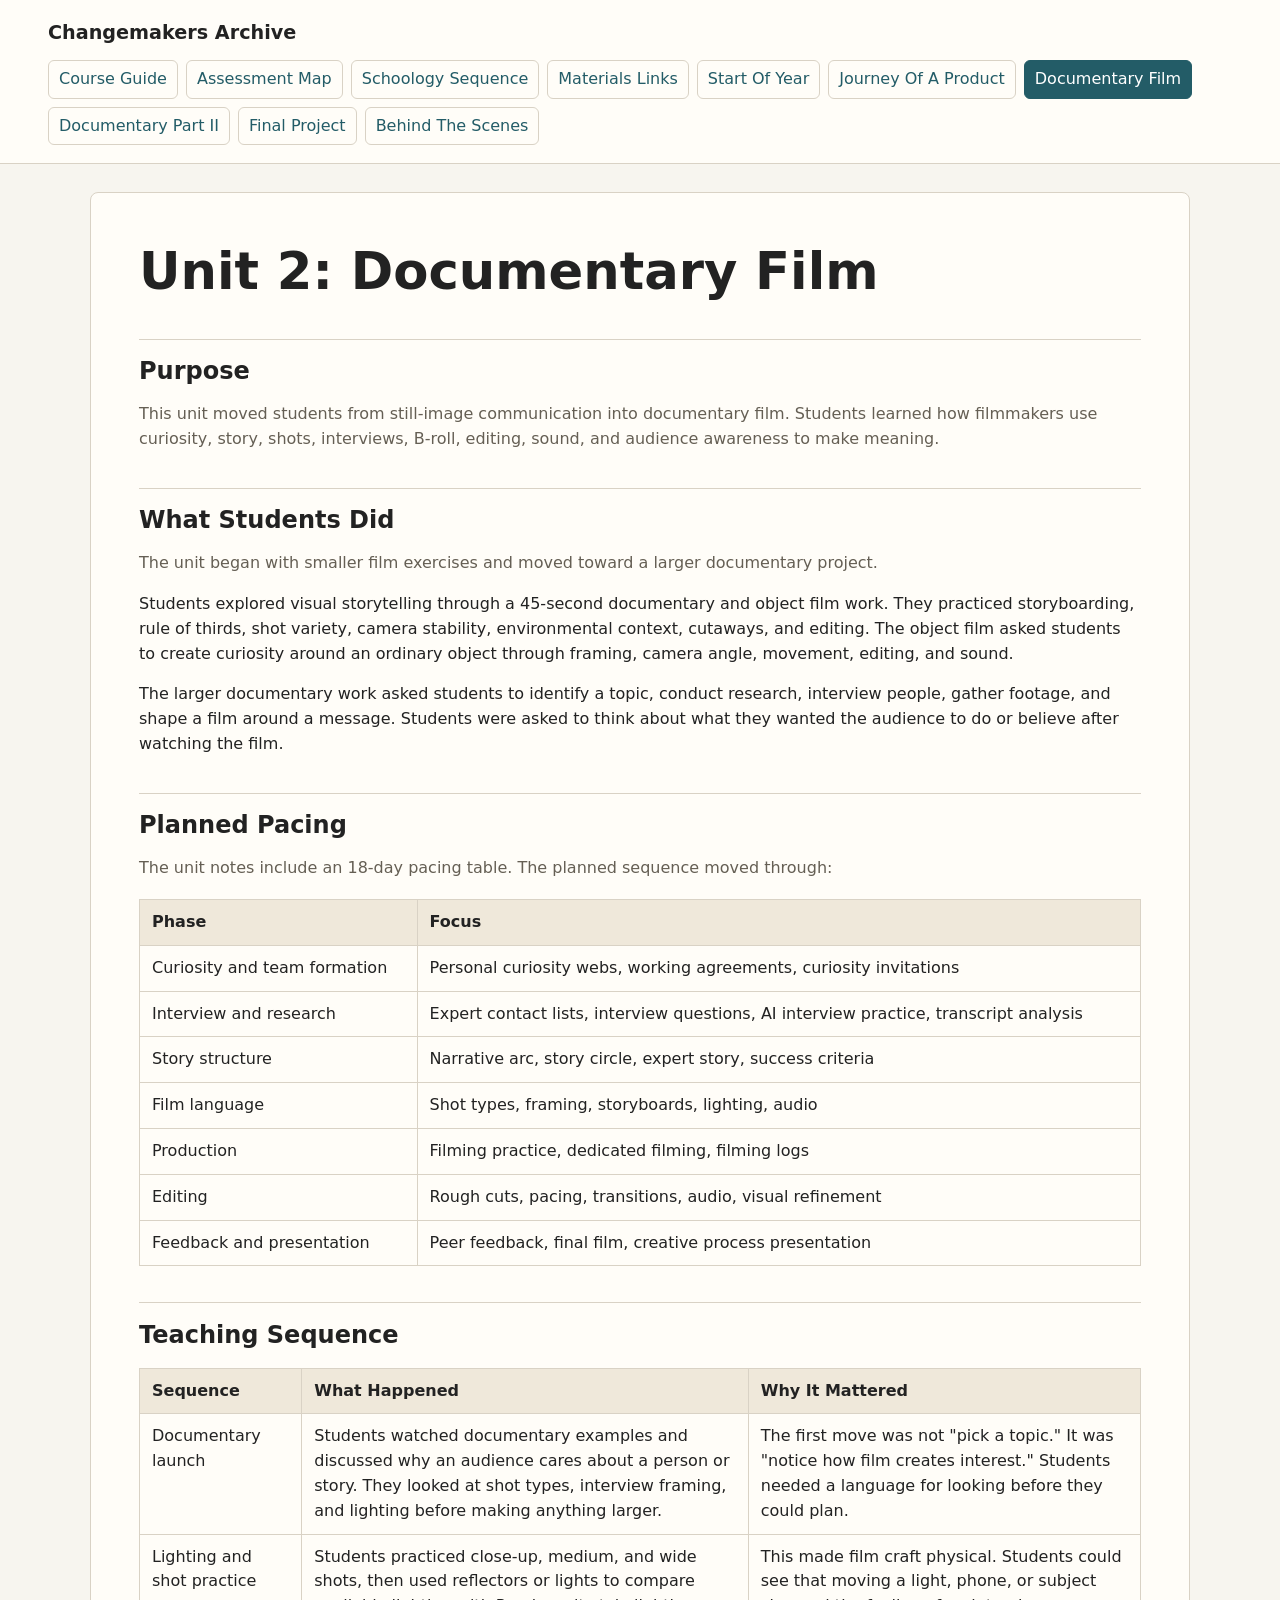
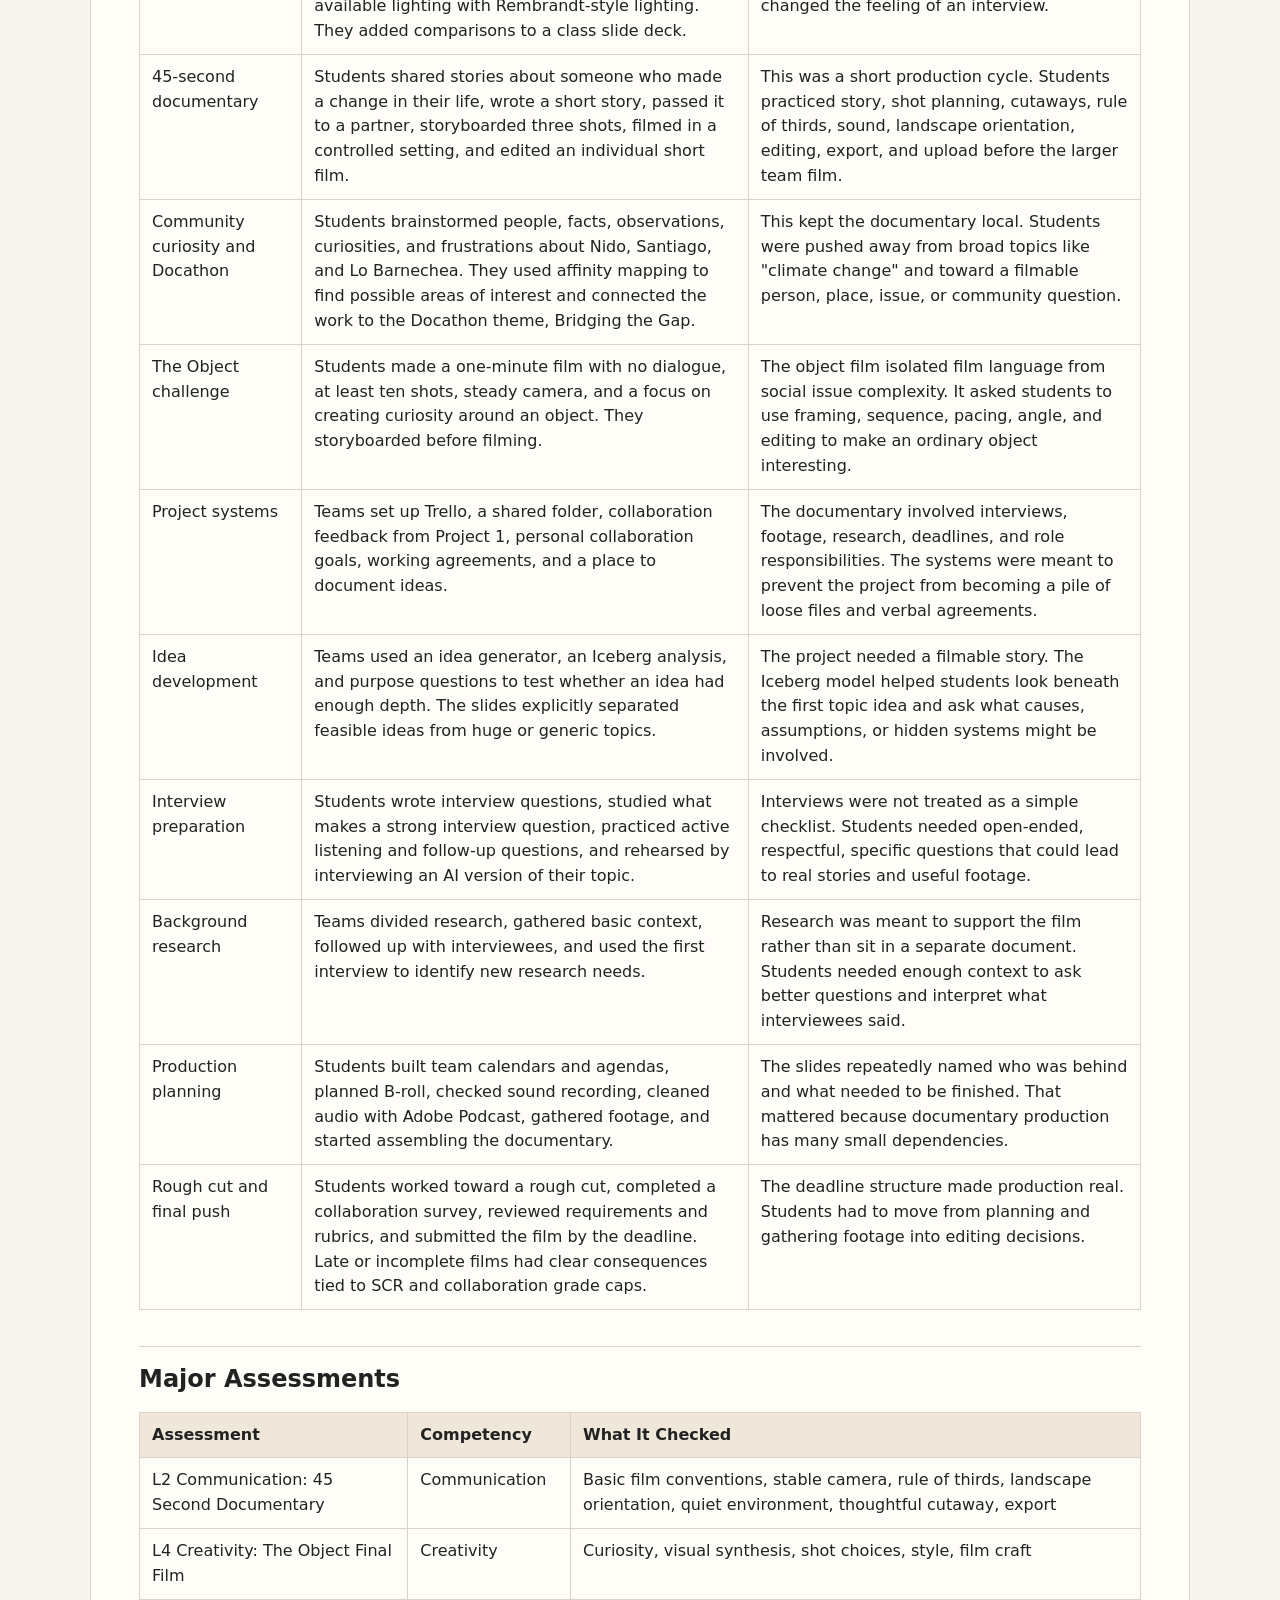
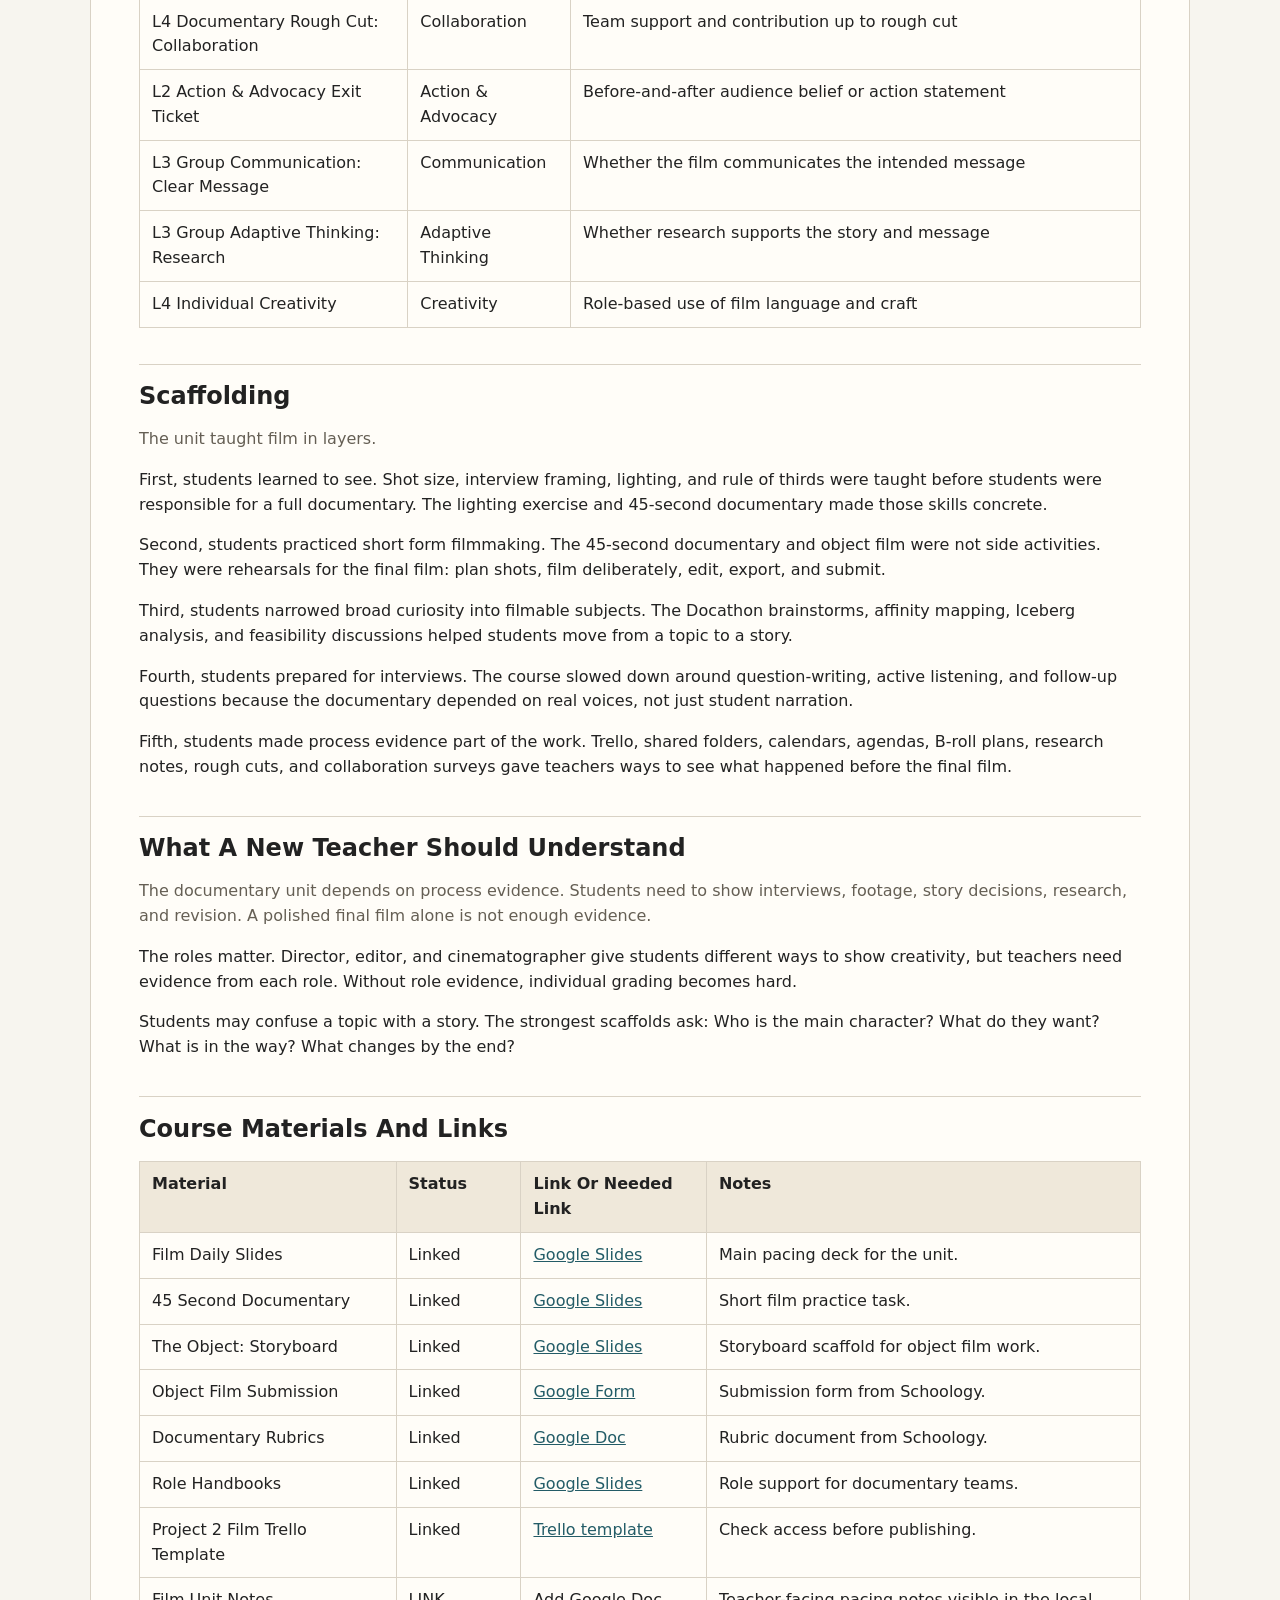
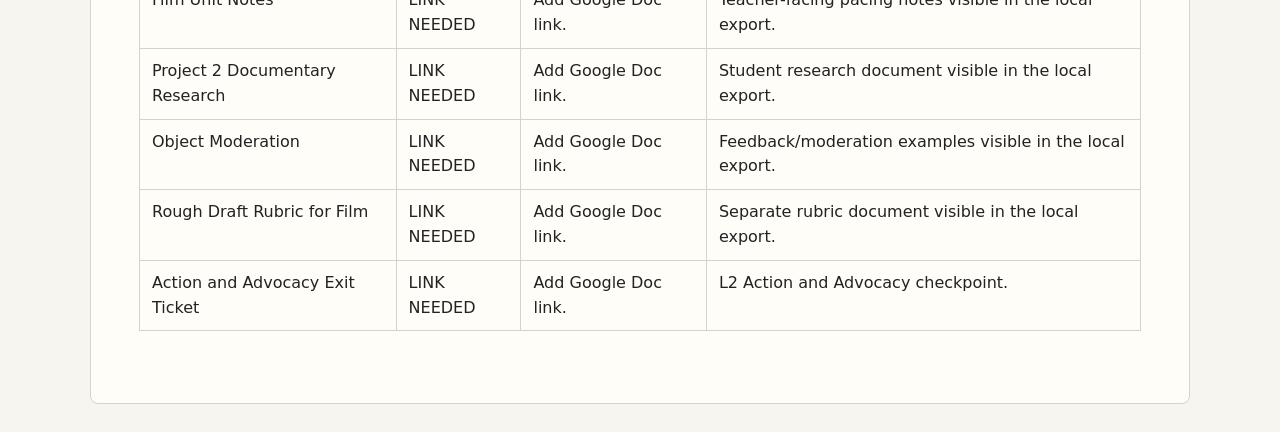
<file: unit-2-documentary-film.html>
<!doctype html>
<html lang="en">
<head>
  <meta charset="utf-8">
  <meta name="viewport" content="width=device-width, initial-scale=1">
  <title>Documentary Film | Changemakers Archive</title>
  <link rel="stylesheet" href="styles.css">
</head>
<body>
  <header>
    <a class="site-title" href="index.html">Changemakers Archive</a>
    <nav><a  href="index.html">Course Guide</a><a  href="assessment-map.html">Assessment Map</a><a  href="schoology-sequence.html">Schoology Sequence</a><a  href="materials-link-inventory.html">Materials Links</a><a  href="unit-0-start-of-year.html">Start Of Year</a><a  href="unit-1-journey-of-a-product.html">Journey Of A Product</a><a aria-current="page" href="unit-2-documentary-film.html">Documentary Film</a><a  href="unit-2-5-documentary-part-ii.html">Documentary Part II</a><a  href="unit-3-final-project.html">Final Project</a><a  href="behind-the-scenes.html">Behind The Scenes</a></nav>
  </header>
  <main>
    <h1>Unit 2: Documentary Film</h1>
<h2>Purpose</h2>
<p>This unit moved students from still-image communication into documentary film. Students learned how filmmakers use curiosity, story, shots, interviews, B-roll, editing, sound, and audience awareness to make meaning.</p>
<h2>What Students Did</h2>
<p>The unit began with smaller film exercises and moved toward a larger documentary project.</p>
<p>Students explored visual storytelling through a 45-second documentary and object film work. They practiced storyboarding, rule of thirds, shot variety, camera stability, environmental context, cutaways, and editing. The object film asked students to create curiosity around an ordinary object through framing, camera angle, movement, editing, and sound.</p>
<p>The larger documentary work asked students to identify a topic, conduct research, interview people, gather footage, and shape a film around a message. Students were asked to think about what they wanted the audience to do or believe after watching the film.</p>
<h2>Planned Pacing</h2>
<p>The unit notes include an 18-day pacing table. The planned sequence moved through:</p>
<div class="table-wrap"><table><thead><tr><th>Phase</th><th>Focus</th></tr></thead><tbody><tr><td>Curiosity and team formation</td><td>Personal curiosity webs, working agreements, curiosity invitations</td></tr>
<tr><td>Interview and research</td><td>Expert contact lists, interview questions, AI interview practice, transcript analysis</td></tr>
<tr><td>Story structure</td><td>Narrative arc, story circle, expert story, success criteria</td></tr>
<tr><td>Film language</td><td>Shot types, framing, storyboards, lighting, audio</td></tr>
<tr><td>Production</td><td>Filming practice, dedicated filming, filming logs</td></tr>
<tr><td>Editing</td><td>Rough cuts, pacing, transitions, audio, visual refinement</td></tr>
<tr><td>Feedback and presentation</td><td>Peer feedback, final film, creative process presentation</td></tr></tbody></table></div>
<h2>Teaching Sequence</h2>
<div class="table-wrap"><table><thead><tr><th>Sequence</th><th>What Happened</th><th>Why It Mattered</th></tr></thead><tbody><tr><td>Documentary launch</td><td>Students watched documentary examples and discussed why an audience cares about a person or story. They looked at shot types, interview framing, and lighting before making anything larger.</td><td>The first move was not &quot;pick a topic.&quot; It was &quot;notice how film creates interest.&quot; Students needed a language for looking before they could plan.</td></tr>
<tr><td>Lighting and shot practice</td><td>Students practiced close-up, medium, and wide shots, then used reflectors or lights to compare available lighting with Rembrandt-style lighting. They added comparisons to a class slide deck.</td><td>This made film craft physical. Students could see that moving a light, phone, or subject changed the feeling of an interview.</td></tr>
<tr><td>45-second documentary</td><td>Students shared stories about someone who made a change in their life, wrote a short story, passed it to a partner, storyboarded three shots, filmed in a controlled setting, and edited an individual short film.</td><td>This was a short production cycle. Students practiced story, shot planning, cutaways, rule of thirds, sound, landscape orientation, editing, export, and upload before the larger team film.</td></tr>
<tr><td>Community curiosity and Docathon</td><td>Students brainstormed people, facts, observations, curiosities, and frustrations about Nido, Santiago, and Lo Barnechea. They used affinity mapping to find possible areas of interest and connected the work to the Docathon theme, Bridging the Gap.</td><td>This kept the documentary local. Students were pushed away from broad topics like &quot;climate change&quot; and toward a filmable person, place, issue, or community question.</td></tr>
<tr><td>The Object challenge</td><td>Students made a one-minute film with no dialogue, at least ten shots, steady camera, and a focus on creating curiosity around an object. They storyboarded before filming.</td><td>The object film isolated film language from social issue complexity. It asked students to use framing, sequence, pacing, angle, and editing to make an ordinary object interesting.</td></tr>
<tr><td>Project systems</td><td>Teams set up Trello, a shared folder, collaboration feedback from Project 1, personal collaboration goals, working agreements, and a place to document ideas.</td><td>The documentary involved interviews, footage, research, deadlines, and role responsibilities. The systems were meant to prevent the project from becoming a pile of loose files and verbal agreements.</td></tr>
<tr><td>Idea development</td><td>Teams used an idea generator, an Iceberg analysis, and purpose questions to test whether an idea had enough depth. The slides explicitly separated feasible ideas from huge or generic topics.</td><td>The project needed a filmable story. The Iceberg model helped students look beneath the first topic idea and ask what causes, assumptions, or hidden systems might be involved.</td></tr>
<tr><td>Interview preparation</td><td>Students wrote interview questions, studied what makes a strong interview question, practiced active listening and follow-up questions, and rehearsed by interviewing an AI version of their topic.</td><td>Interviews were not treated as a simple checklist. Students needed open-ended, respectful, specific questions that could lead to real stories and useful footage.</td></tr>
<tr><td>Background research</td><td>Teams divided research, gathered basic context, followed up with interviewees, and used the first interview to identify new research needs.</td><td>Research was meant to support the film rather than sit in a separate document. Students needed enough context to ask better questions and interpret what interviewees said.</td></tr>
<tr><td>Production planning</td><td>Students built team calendars and agendas, planned B-roll, checked sound recording, cleaned audio with Adobe Podcast, gathered footage, and started assembling the documentary.</td><td>The slides repeatedly named who was behind and what needed to be finished. That mattered because documentary production has many small dependencies.</td></tr>
<tr><td>Rough cut and final push</td><td>Students worked toward a rough cut, completed a collaboration survey, reviewed requirements and rubrics, and submitted the film by the deadline. Late or incomplete films had clear consequences tied to SCR and collaboration grade caps.</td><td>The deadline structure made production real. Students had to move from planning and gathering footage into editing decisions.</td></tr></tbody></table></div>
<h2>Major Assessments</h2>
<div class="table-wrap"><table><thead><tr><th>Assessment</th><th>Competency</th><th>What It Checked</th></tr></thead><tbody><tr><td>L2 Communication: 45 Second Documentary</td><td>Communication</td><td>Basic film conventions, stable camera, rule of thirds, landscape orientation, quiet environment, thoughtful cutaway, export</td></tr>
<tr><td>L4 Creativity: The Object Final Film</td><td>Creativity</td><td>Curiosity, visual synthesis, shot choices, style, film craft</td></tr>
<tr><td>L4 Documentary Rough Cut: Collaboration</td><td>Collaboration</td><td>Team support and contribution up to rough cut</td></tr>
<tr><td>L2 Action &amp; Advocacy Exit Ticket</td><td>Action &amp; Advocacy</td><td>Before-and-after audience belief or action statement</td></tr>
<tr><td>L3 Group Communication: Clear Message</td><td>Communication</td><td>Whether the film communicates the intended message</td></tr>
<tr><td>L3 Group Adaptive Thinking: Research</td><td>Adaptive Thinking</td><td>Whether research supports the story and message</td></tr>
<tr><td>L4 Individual Creativity</td><td>Creativity</td><td>Role-based use of film language and craft</td></tr></tbody></table></div>
<h2>Scaffolding</h2>
<p>The unit taught film in layers.</p>
<p>First, students learned to see. Shot size, interview framing, lighting, and rule of thirds were taught before students were responsible for a full documentary. The lighting exercise and 45-second documentary made those skills concrete.</p>
<p>Second, students practiced short form filmmaking. The 45-second documentary and object film were not side activities. They were rehearsals for the final film: plan shots, film deliberately, edit, export, and submit.</p>
<p>Third, students narrowed broad curiosity into filmable subjects. The Docathon brainstorms, affinity mapping, Iceberg analysis, and feasibility discussions helped students move from a topic to a story.</p>
<p>Fourth, students prepared for interviews. The course slowed down around question-writing, active listening, and follow-up questions because the documentary depended on real voices, not just student narration.</p>
<p>Fifth, students made process evidence part of the work. Trello, shared folders, calendars, agendas, B-roll plans, research notes, rough cuts, and collaboration surveys gave teachers ways to see what happened before the final film.</p>
<h2>What A New Teacher Should Understand</h2>
<p>The documentary unit depends on process evidence. Students need to show interviews, footage, story decisions, research, and revision. A polished final film alone is not enough evidence.</p>
<p>The roles matter. Director, editor, and cinematographer give students different ways to show creativity, but teachers need evidence from each role. Without role evidence, individual grading becomes hard.</p>
<p>Students may confuse a topic with a story. The strongest scaffolds ask: Who is the main character? What do they want? What is in the way? What changes by the end?</p>
<h2>Course Materials And Links</h2>
<div class="table-wrap"><table><thead><tr><th>Material</th><th>Status</th><th>Link Or Needed Link</th><th>Notes</th></tr></thead><tbody><tr><td>Film Daily Slides</td><td>Linked</td><td><a href="https://docs.google.com/presentation/d/1SWo0VFrW_62WopyyrlKWY4UECdb953HCDUEQn7hLh9E/edit?usp=sharing">Google Slides</a></td><td>Main pacing deck for the unit.</td></tr>
<tr><td>45 Second Documentary</td><td>Linked</td><td><a href="https://docs.google.com/presentation/d/1AgRf2VC3TQ6MHhsXAGtSx0L1NpJROsvKuM6bd93PFVU/edit?usp=sharing">Google Slides</a></td><td>Short film practice task.</td></tr>
<tr><td>The Object: Storyboard</td><td>Linked</td><td><a href="https://docs.google.com/presentation/d/1gkuGCKtWvrMuBEdwuQznKO_UCmziFCEOygmljSz28r0/edit?usp=sharing">Google Slides</a></td><td>Storyboard scaffold for object film work.</td></tr>
<tr><td>Object Film Submission</td><td>Linked</td><td><a href="https://forms.gle/zDsdgVkf4wF6DULr7">Google Form</a></td><td>Submission form from Schoology.</td></tr>
<tr><td>Documentary Rubrics</td><td>Linked</td><td><a href="https://docs.google.com/document/d/1YkUSoRMhvQv_dSxZOYPIqfCy935L4p8gcxw8bZA9VSY/edit?usp=sharing">Google Doc</a></td><td>Rubric document from Schoology.</td></tr>
<tr><td>Role Handbooks</td><td>Linked</td><td><a href="https://docs.google.com/presentation/d/1G_q1IGF-ORaubCOHRAkYp3B71PZDUHKudSG8TtcdxT8/edit?usp=sharing">Google Slides</a></td><td>Role support for documentary teams.</td></tr>
<tr><td>Project 2 Film Trello Template</td><td>Linked</td><td><a href="https://trello.com/b/BuiSXlJw/project-2-template-film-names">Trello template</a></td><td>Check access before publishing.</td></tr>
<tr><td>Film Unit Notes</td><td>LINK NEEDED</td><td>Add Google Doc link.</td><td>Teacher-facing pacing notes visible in the local export.</td></tr>
<tr><td>Project 2 Documentary Research</td><td>LINK NEEDED</td><td>Add Google Doc link.</td><td>Student research document visible in the local export.</td></tr>
<tr><td>Object Moderation</td><td>LINK NEEDED</td><td>Add Google Doc link.</td><td>Feedback/moderation examples visible in the local export.</td></tr>
<tr><td>Rough Draft Rubric for Film</td><td>LINK NEEDED</td><td>Add Google Doc link.</td><td>Separate rubric document visible in the local export.</td></tr>
<tr><td>Action and Advocacy Exit Ticket</td><td>LINK NEEDED</td><td>Add Google Doc link.</td><td>L2 Action and Advocacy checkpoint.</td></tr></tbody></table></div>
  </main>
</body>
</html>
</file>
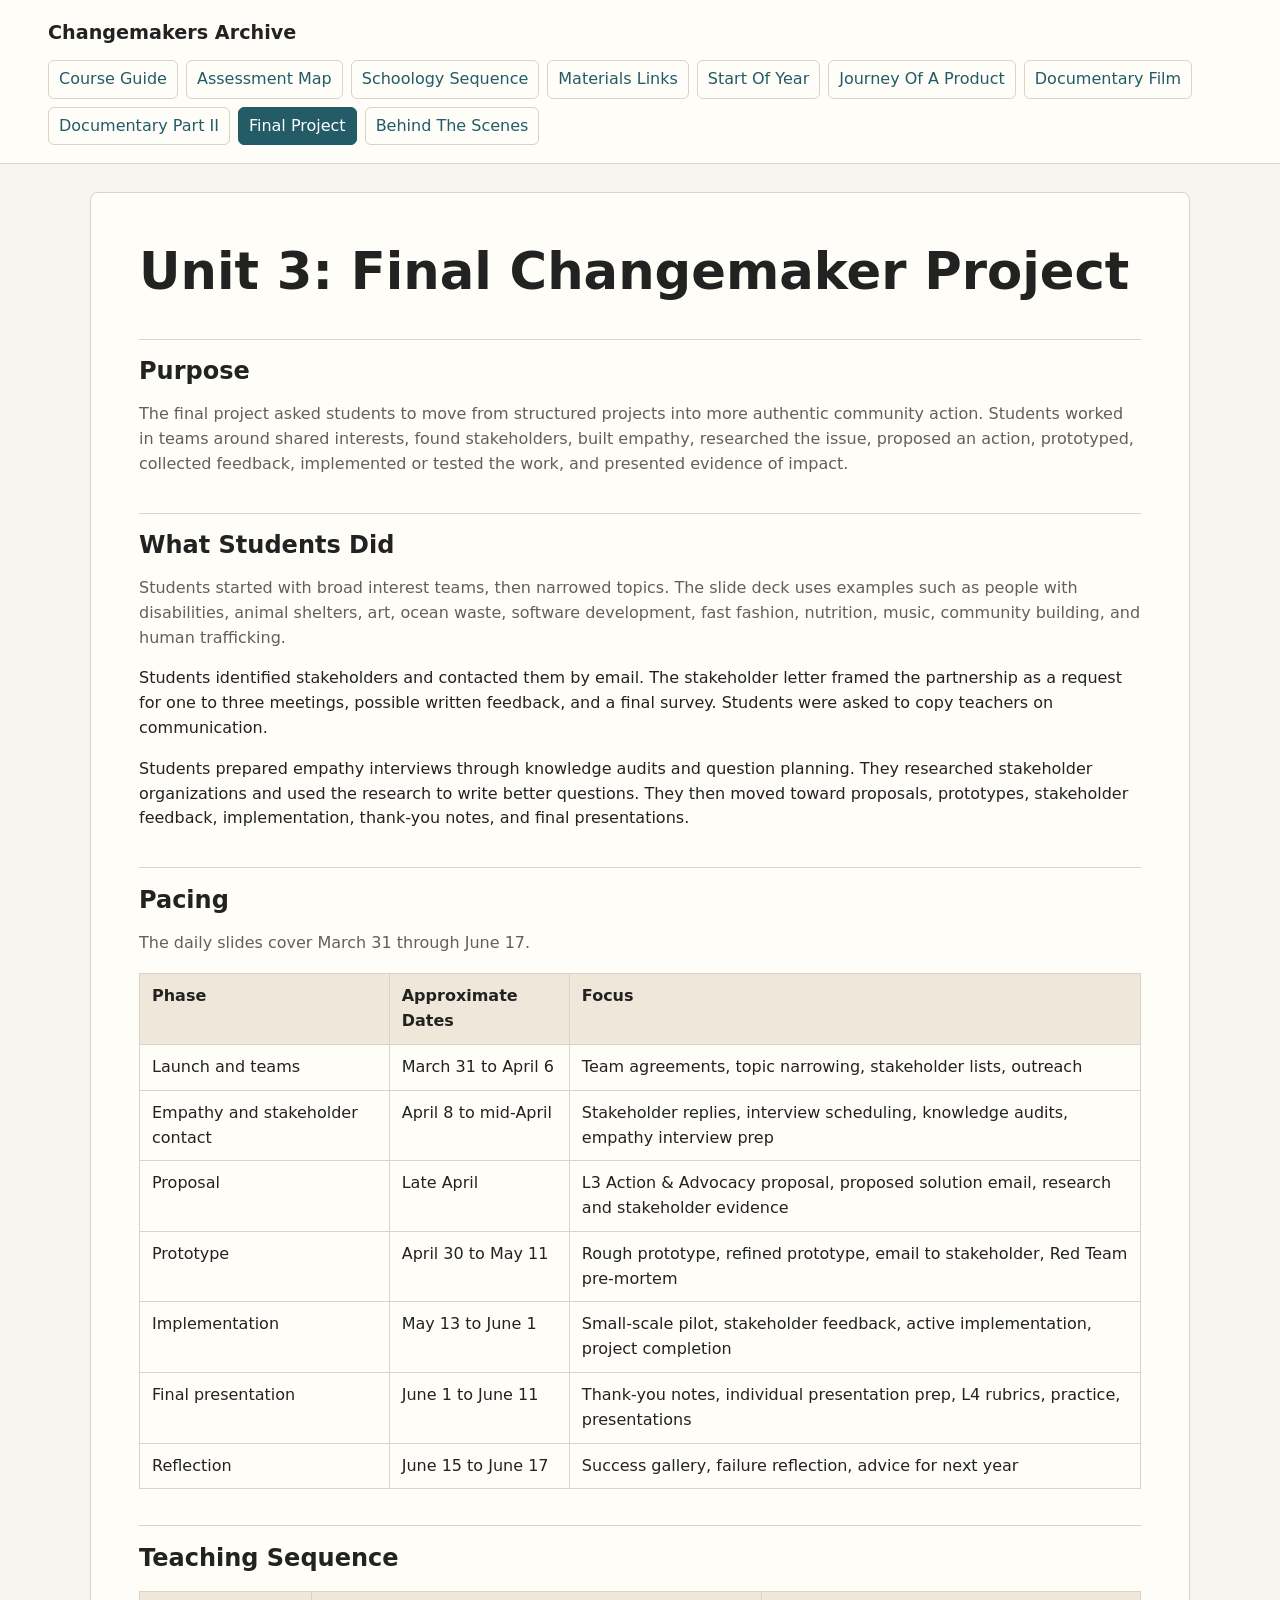
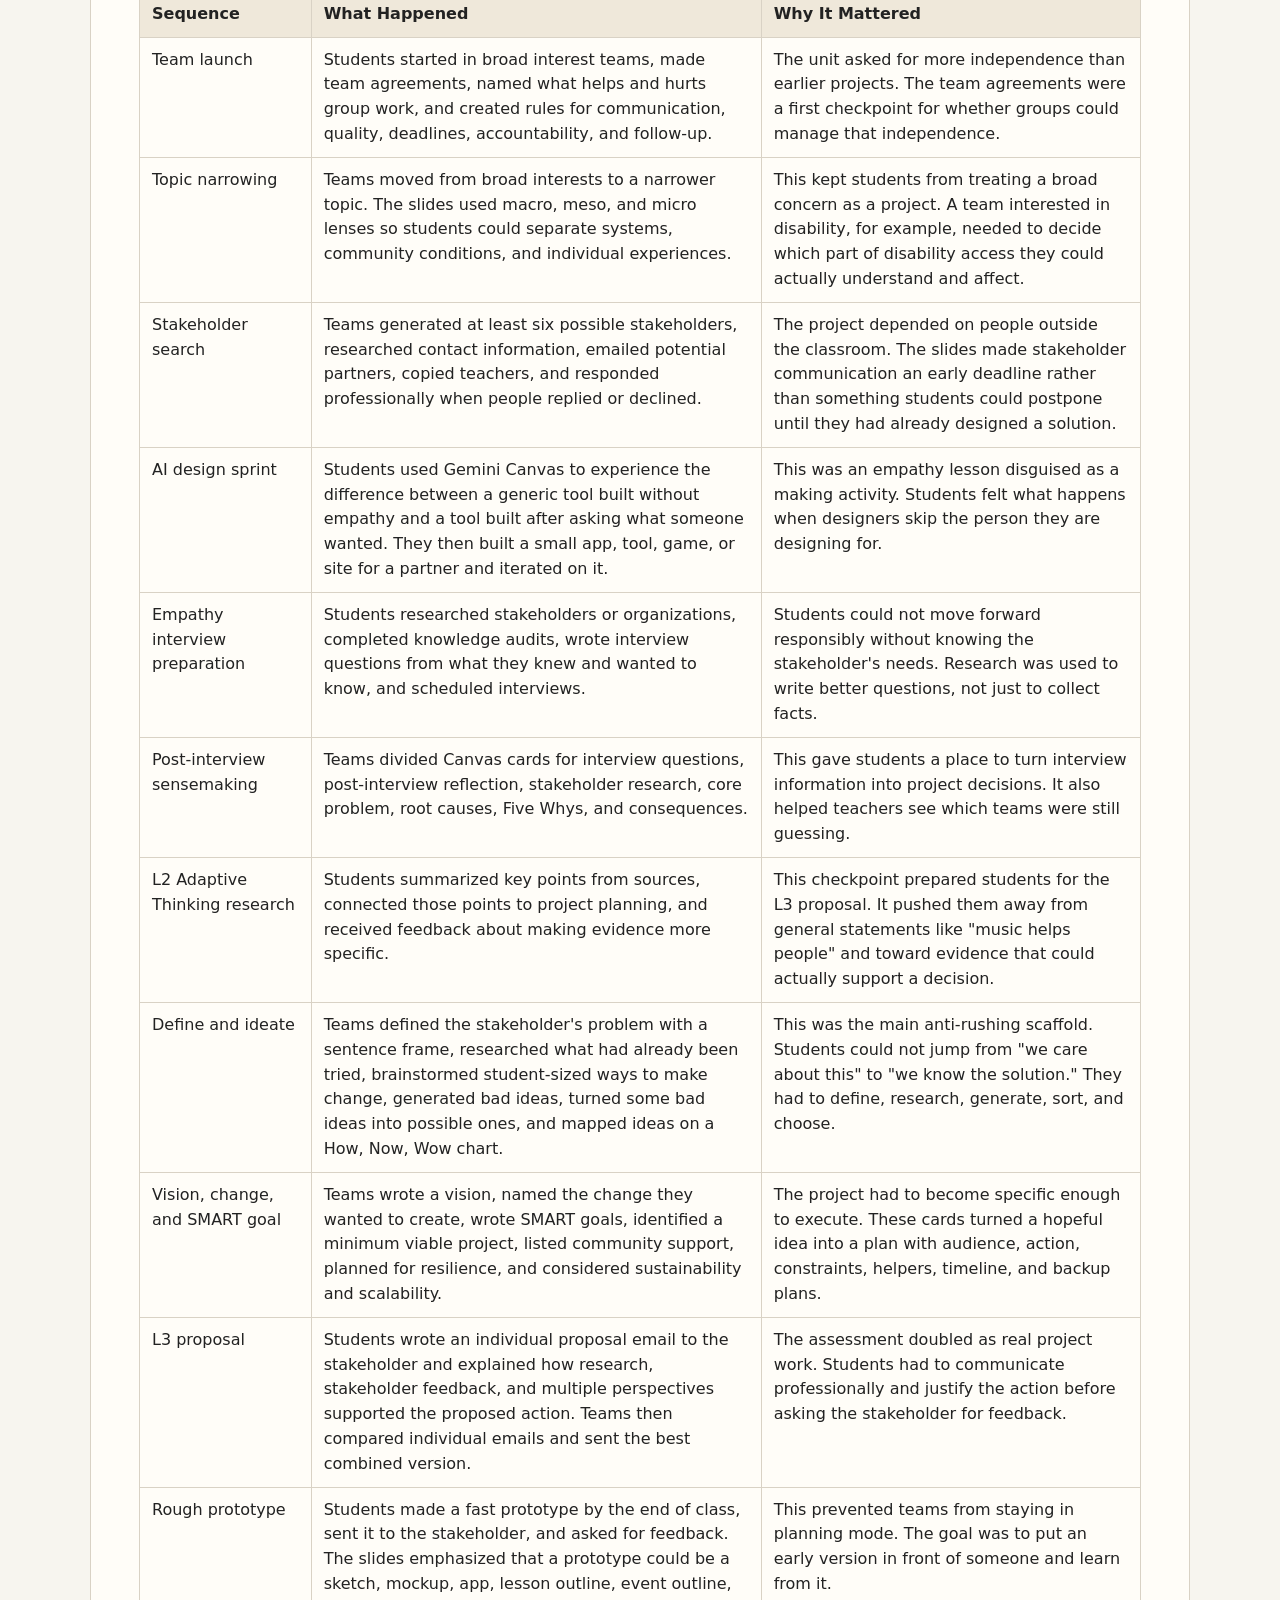
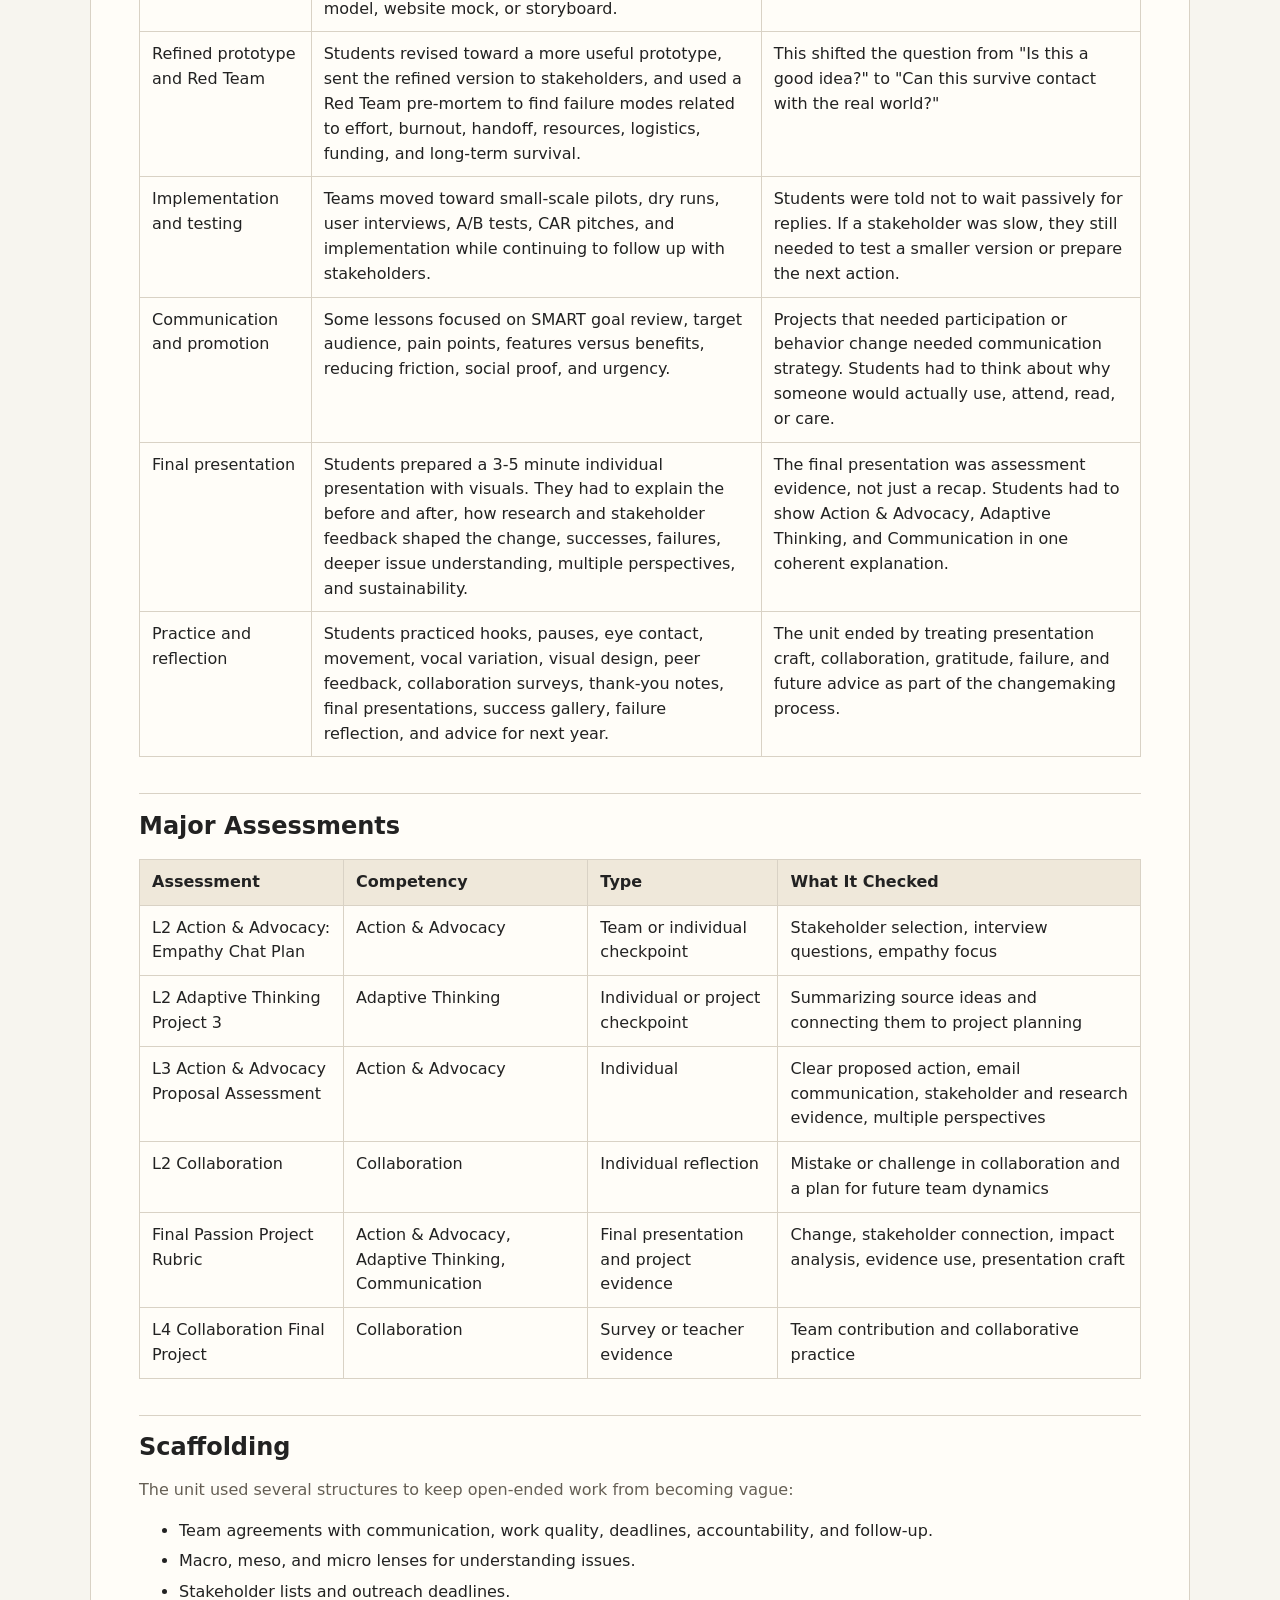
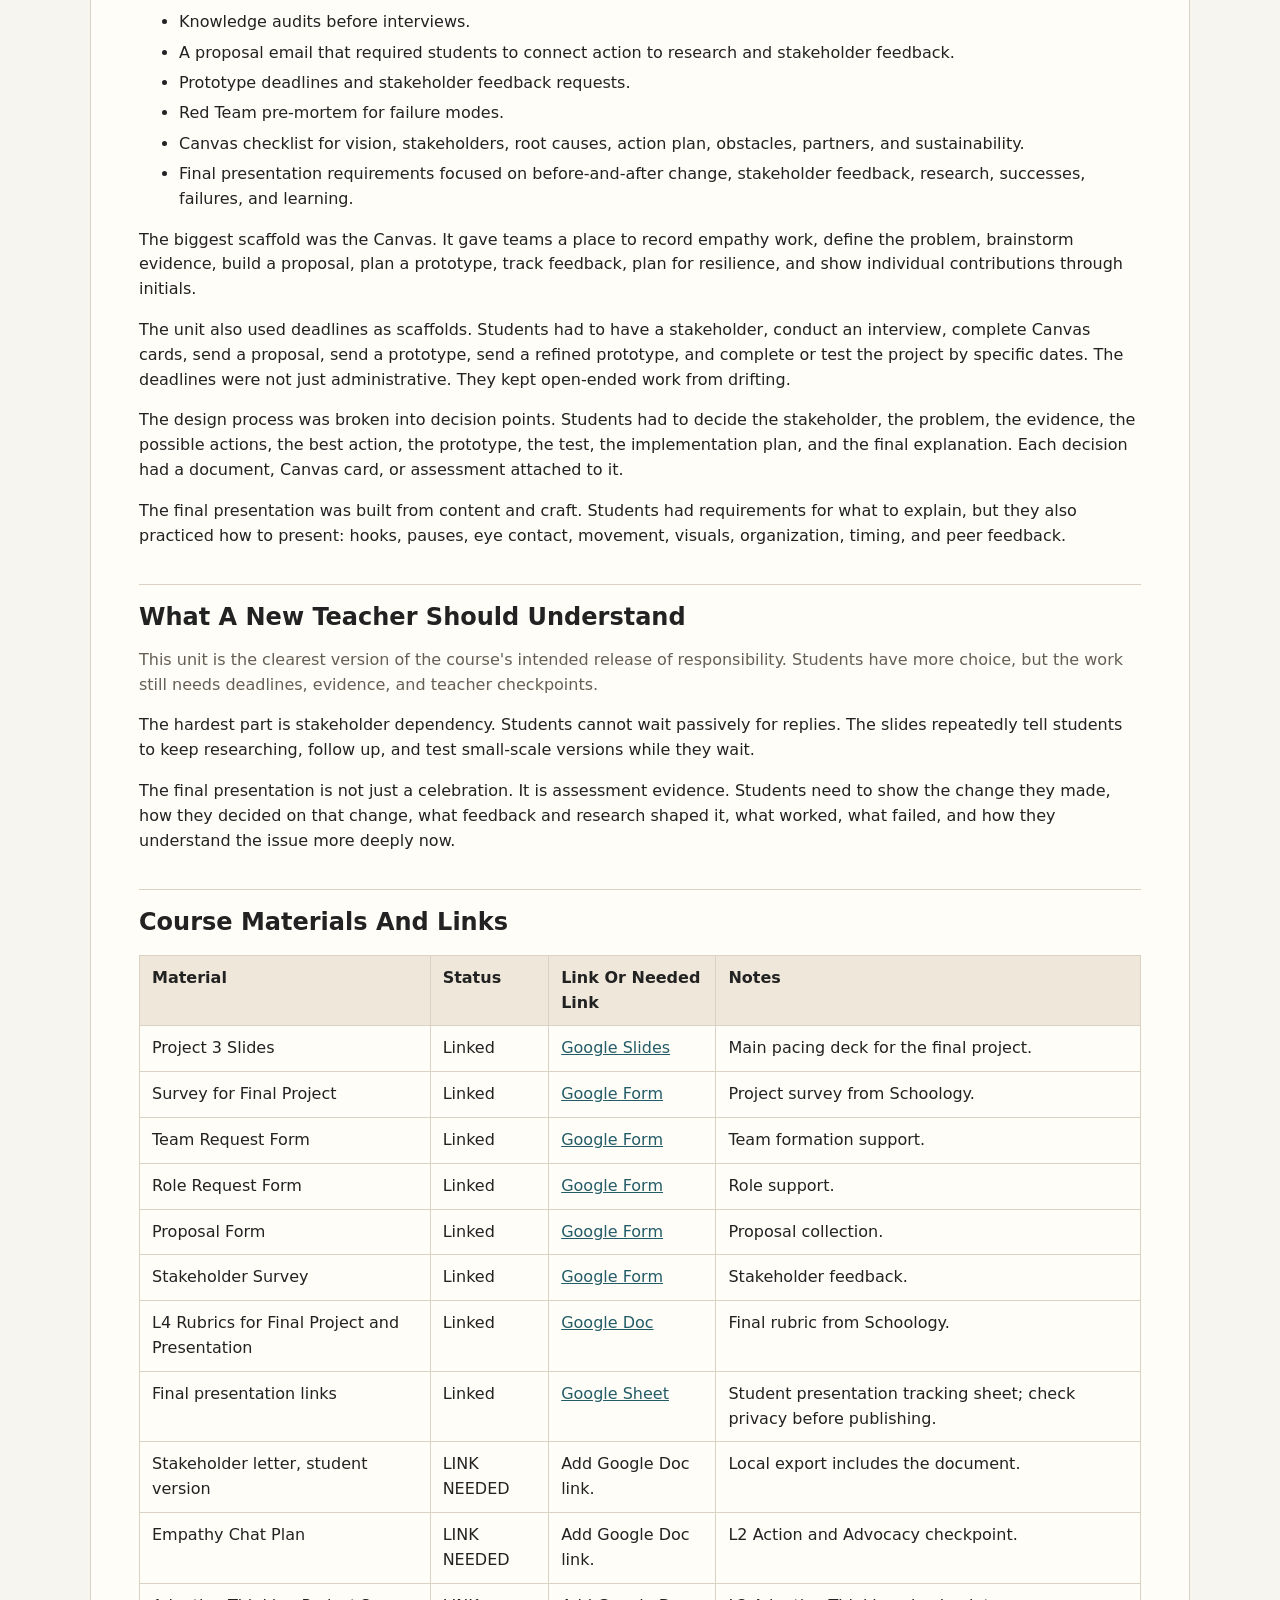
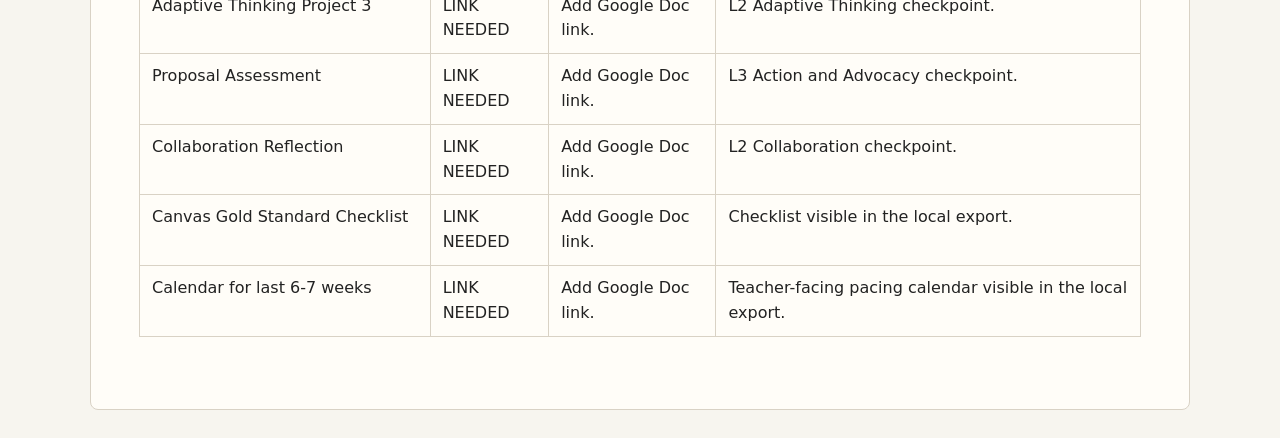
<file: unit-3-final-project.html>
<!doctype html>
<html lang="en">
<head>
  <meta charset="utf-8">
  <meta name="viewport" content="width=device-width, initial-scale=1">
  <title>Final Project | Changemakers Archive</title>
  <link rel="stylesheet" href="styles.css">
</head>
<body>
  <header>
    <a class="site-title" href="index.html">Changemakers Archive</a>
    <nav><a  href="index.html">Course Guide</a><a  href="assessment-map.html">Assessment Map</a><a  href="schoology-sequence.html">Schoology Sequence</a><a  href="materials-link-inventory.html">Materials Links</a><a  href="unit-0-start-of-year.html">Start Of Year</a><a  href="unit-1-journey-of-a-product.html">Journey Of A Product</a><a  href="unit-2-documentary-film.html">Documentary Film</a><a  href="unit-2-5-documentary-part-ii.html">Documentary Part II</a><a aria-current="page" href="unit-3-final-project.html">Final Project</a><a  href="behind-the-scenes.html">Behind The Scenes</a></nav>
  </header>
  <main>
    <h1>Unit 3: Final Changemaker Project</h1>
<h2>Purpose</h2>
<p>The final project asked students to move from structured projects into more authentic community action. Students worked in teams around shared interests, found stakeholders, built empathy, researched the issue, proposed an action, prototyped, collected feedback, implemented or tested the work, and presented evidence of impact.</p>
<h2>What Students Did</h2>
<p>Students started with broad interest teams, then narrowed topics. The slide deck uses examples such as people with disabilities, animal shelters, art, ocean waste, software development, fast fashion, nutrition, music, community building, and human trafficking.</p>
<p>Students identified stakeholders and contacted them by email. The stakeholder letter framed the partnership as a request for one to three meetings, possible written feedback, and a final survey. Students were asked to copy teachers on communication.</p>
<p>Students prepared empathy interviews through knowledge audits and question planning. They researched stakeholder organizations and used the research to write better questions. They then moved toward proposals, prototypes, stakeholder feedback, implementation, thank-you notes, and final presentations.</p>
<h2>Pacing</h2>
<p>The daily slides cover March 31 through June 17.</p>
<div class="table-wrap"><table><thead><tr><th>Phase</th><th>Approximate Dates</th><th>Focus</th></tr></thead><tbody><tr><td>Launch and teams</td><td>March 31 to April 6</td><td>Team agreements, topic narrowing, stakeholder lists, outreach</td></tr>
<tr><td>Empathy and stakeholder contact</td><td>April 8 to mid-April</td><td>Stakeholder replies, interview scheduling, knowledge audits, empathy interview prep</td></tr>
<tr><td>Proposal</td><td>Late April</td><td>L3 Action &amp; Advocacy proposal, proposed solution email, research and stakeholder evidence</td></tr>
<tr><td>Prototype</td><td>April 30 to May 11</td><td>Rough prototype, refined prototype, email to stakeholder, Red Team pre-mortem</td></tr>
<tr><td>Implementation</td><td>May 13 to June 1</td><td>Small-scale pilot, stakeholder feedback, active implementation, project completion</td></tr>
<tr><td>Final presentation</td><td>June 1 to June 11</td><td>Thank-you notes, individual presentation prep, L4 rubrics, practice, presentations</td></tr>
<tr><td>Reflection</td><td>June 15 to June 17</td><td>Success gallery, failure reflection, advice for next year</td></tr></tbody></table></div>
<h2>Teaching Sequence</h2>
<div class="table-wrap"><table><thead><tr><th>Sequence</th><th>What Happened</th><th>Why It Mattered</th></tr></thead><tbody><tr><td>Team launch</td><td>Students started in broad interest teams, made team agreements, named what helps and hurts group work, and created rules for communication, quality, deadlines, accountability, and follow-up.</td><td>The unit asked for more independence than earlier projects. The team agreements were a first checkpoint for whether groups could manage that independence.</td></tr>
<tr><td>Topic narrowing</td><td>Teams moved from broad interests to a narrower topic. The slides used macro, meso, and micro lenses so students could separate systems, community conditions, and individual experiences.</td><td>This kept students from treating a broad concern as a project. A team interested in disability, for example, needed to decide which part of disability access they could actually understand and affect.</td></tr>
<tr><td>Stakeholder search</td><td>Teams generated at least six possible stakeholders, researched contact information, emailed potential partners, copied teachers, and responded professionally when people replied or declined.</td><td>The project depended on people outside the classroom. The slides made stakeholder communication an early deadline rather than something students could postpone until they had already designed a solution.</td></tr>
<tr><td>AI design sprint</td><td>Students used Gemini Canvas to experience the difference between a generic tool built without empathy and a tool built after asking what someone wanted. They then built a small app, tool, game, or site for a partner and iterated on it.</td><td>This was an empathy lesson disguised as a making activity. Students felt what happens when designers skip the person they are designing for.</td></tr>
<tr><td>Empathy interview preparation</td><td>Students researched stakeholders or organizations, completed knowledge audits, wrote interview questions from what they knew and wanted to know, and scheduled interviews.</td><td>Students could not move forward responsibly without knowing the stakeholder's needs. Research was used to write better questions, not just to collect facts.</td></tr>
<tr><td>Post-interview sensemaking</td><td>Teams divided Canvas cards for interview questions, post-interview reflection, stakeholder research, core problem, root causes, Five Whys, and consequences.</td><td>This gave students a place to turn interview information into project decisions. It also helped teachers see which teams were still guessing.</td></tr>
<tr><td>L2 Adaptive Thinking research</td><td>Students summarized key points from sources, connected those points to project planning, and received feedback about making evidence more specific.</td><td>This checkpoint prepared students for the L3 proposal. It pushed them away from general statements like &quot;music helps people&quot; and toward evidence that could actually support a decision.</td></tr>
<tr><td>Define and ideate</td><td>Teams defined the stakeholder's problem with a sentence frame, researched what had already been tried, brainstormed student-sized ways to make change, generated bad ideas, turned some bad ideas into possible ones, and mapped ideas on a How, Now, Wow chart.</td><td>This was the main anti-rushing scaffold. Students could not jump from &quot;we care about this&quot; to &quot;we know the solution.&quot; They had to define, research, generate, sort, and choose.</td></tr>
<tr><td>Vision, change, and SMART goal</td><td>Teams wrote a vision, named the change they wanted to create, wrote SMART goals, identified a minimum viable project, listed community support, planned for resilience, and considered sustainability and scalability.</td><td>The project had to become specific enough to execute. These cards turned a hopeful idea into a plan with audience, action, constraints, helpers, timeline, and backup plans.</td></tr>
<tr><td>L3 proposal</td><td>Students wrote an individual proposal email to the stakeholder and explained how research, stakeholder feedback, and multiple perspectives supported the proposed action. Teams then compared individual emails and sent the best combined version.</td><td>The assessment doubled as real project work. Students had to communicate professionally and justify the action before asking the stakeholder for feedback.</td></tr>
<tr><td>Rough prototype</td><td>Students made a fast prototype by the end of class, sent it to the stakeholder, and asked for feedback. The slides emphasized that a prototype could be a sketch, mockup, app, lesson outline, event outline, model, website mock, or storyboard.</td><td>This prevented teams from staying in planning mode. The goal was to put an early version in front of someone and learn from it.</td></tr>
<tr><td>Refined prototype and Red Team</td><td>Students revised toward a more useful prototype, sent the refined version to stakeholders, and used a Red Team pre-mortem to find failure modes related to effort, burnout, handoff, resources, logistics, funding, and long-term survival.</td><td>This shifted the question from &quot;Is this a good idea?&quot; to &quot;Can this survive contact with the real world?&quot;</td></tr>
<tr><td>Implementation and testing</td><td>Teams moved toward small-scale pilots, dry runs, user interviews, A/B tests, CAR pitches, and implementation while continuing to follow up with stakeholders.</td><td>Students were told not to wait passively for replies. If a stakeholder was slow, they still needed to test a smaller version or prepare the next action.</td></tr>
<tr><td>Communication and promotion</td><td>Some lessons focused on SMART goal review, target audience, pain points, features versus benefits, reducing friction, social proof, and urgency.</td><td>Projects that needed participation or behavior change needed communication strategy. Students had to think about why someone would actually use, attend, read, or care.</td></tr>
<tr><td>Final presentation</td><td>Students prepared a 3-5 minute individual presentation with visuals. They had to explain the before and after, how research and stakeholder feedback shaped the change, successes, failures, deeper issue understanding, multiple perspectives, and sustainability.</td><td>The final presentation was assessment evidence, not just a recap. Students had to show Action &amp; Advocacy, Adaptive Thinking, and Communication in one coherent explanation.</td></tr>
<tr><td>Practice and reflection</td><td>Students practiced hooks, pauses, eye contact, movement, vocal variation, visual design, peer feedback, collaboration surveys, thank-you notes, final presentations, success gallery, failure reflection, and advice for next year.</td><td>The unit ended by treating presentation craft, collaboration, gratitude, failure, and future advice as part of the changemaking process.</td></tr></tbody></table></div>
<h2>Major Assessments</h2>
<div class="table-wrap"><table><thead><tr><th>Assessment</th><th>Competency</th><th>Type</th><th>What It Checked</th></tr></thead><tbody><tr><td>L2 Action &amp; Advocacy: Empathy Chat Plan</td><td>Action &amp; Advocacy</td><td>Team or individual checkpoint</td><td>Stakeholder selection, interview questions, empathy focus</td></tr>
<tr><td>L2 Adaptive Thinking Project 3</td><td>Adaptive Thinking</td><td>Individual or project checkpoint</td><td>Summarizing source ideas and connecting them to project planning</td></tr>
<tr><td>L3 Action &amp; Advocacy Proposal Assessment</td><td>Action &amp; Advocacy</td><td>Individual</td><td>Clear proposed action, email communication, stakeholder and research evidence, multiple perspectives</td></tr>
<tr><td>L2 Collaboration</td><td>Collaboration</td><td>Individual reflection</td><td>Mistake or challenge in collaboration and a plan for future team dynamics</td></tr>
<tr><td>Final Passion Project Rubric</td><td>Action &amp; Advocacy, Adaptive Thinking, Communication</td><td>Final presentation and project evidence</td><td>Change, stakeholder connection, impact analysis, evidence use, presentation craft</td></tr>
<tr><td>L4 Collaboration Final Project</td><td>Collaboration</td><td>Survey or teacher evidence</td><td>Team contribution and collaborative practice</td></tr></tbody></table></div>
<h2>Scaffolding</h2>
<p>The unit used several structures to keep open-ended work from becoming vague:</p>
<ul><li>Team agreements with communication, work quality, deadlines, accountability, and follow-up.</li><li>Macro, meso, and micro lenses for understanding issues.</li><li>Stakeholder lists and outreach deadlines.</li><li>Knowledge audits before interviews.</li><li>A proposal email that required students to connect action to research and stakeholder feedback.</li><li>Prototype deadlines and stakeholder feedback requests.</li><li>Red Team pre-mortem for failure modes.</li><li>Canvas checklist for vision, stakeholders, root causes, action plan, obstacles, partners, and sustainability.</li><li>Final presentation requirements focused on before-and-after change, stakeholder feedback, research, successes, failures, and learning.</li></ul>
<p>The biggest scaffold was the Canvas. It gave teams a place to record empathy work, define the problem, brainstorm evidence, build a proposal, plan a prototype, track feedback, plan for resilience, and show individual contributions through initials.</p>
<p>The unit also used deadlines as scaffolds. Students had to have a stakeholder, conduct an interview, complete Canvas cards, send a proposal, send a prototype, send a refined prototype, and complete or test the project by specific dates. The deadlines were not just administrative. They kept open-ended work from drifting.</p>
<p>The design process was broken into decision points. Students had to decide the stakeholder, the problem, the evidence, the possible actions, the best action, the prototype, the test, the implementation plan, and the final explanation. Each decision had a document, Canvas card, or assessment attached to it.</p>
<p>The final presentation was built from content and craft. Students had requirements for what to explain, but they also practiced how to present: hooks, pauses, eye contact, movement, visuals, organization, timing, and peer feedback.</p>
<h2>What A New Teacher Should Understand</h2>
<p>This unit is the clearest version of the course's intended release of responsibility. Students have more choice, but the work still needs deadlines, evidence, and teacher checkpoints.</p>
<p>The hardest part is stakeholder dependency. Students cannot wait passively for replies. The slides repeatedly tell students to keep researching, follow up, and test small-scale versions while they wait.</p>
<p>The final presentation is not just a celebration. It is assessment evidence. Students need to show the change they made, how they decided on that change, what feedback and research shaped it, what worked, what failed, and how they understand the issue more deeply now.</p>
<h2>Course Materials And Links</h2>
<div class="table-wrap"><table><thead><tr><th>Material</th><th>Status</th><th>Link Or Needed Link</th><th>Notes</th></tr></thead><tbody><tr><td>Project 3 Slides</td><td>Linked</td><td><a href="https://docs.google.com/presentation/d/1upliqAer_MCdPGoaCzEqfnOXVkmWQNzaaXFfSeShn0M/edit?usp=sharing">Google Slides</a></td><td>Main pacing deck for the final project.</td></tr>
<tr><td>Survey for Final Project</td><td>Linked</td><td><a href="https://forms.gle/GX54EtwkiJEHpDn16">Google Form</a></td><td>Project survey from Schoology.</td></tr>
<tr><td>Team Request Form</td><td>Linked</td><td><a href="https://forms.gle/T343eQsDXCAXymDs9">Google Form</a></td><td>Team formation support.</td></tr>
<tr><td>Role Request Form</td><td>Linked</td><td><a href="https://forms.gle/mSspUfWBw3dp8UDD9">Google Form</a></td><td>Role support.</td></tr>
<tr><td>Proposal Form</td><td>Linked</td><td><a href="https://forms.gle/AnCCabu2Q8q9sZmM6">Google Form</a></td><td>Proposal collection.</td></tr>
<tr><td>Stakeholder Survey</td><td>Linked</td><td><a href="https://forms.gle/2ETRSjmqdpDMXfJ99">Google Form</a></td><td>Stakeholder feedback.</td></tr>
<tr><td>L4 Rubrics for Final Project and Presentation</td><td>Linked</td><td><a href="https://docs.google.com/document/d/1noN8RDbNdhR8E5z-Y88Lh7JFUUNeLzaz6BmnBCd7fOk/edit?usp=sharing">Google Doc</a></td><td>Final rubric from Schoology.</td></tr>
<tr><td>Final presentation links</td><td>Linked</td><td><a href="https://docs.google.com/spreadsheets/d/1_7QZSIxedTpEIHsDsn0g2QIQPUsI53Sz3udED44bFq0/edit?usp=sharing">Google Sheet</a></td><td>Student presentation tracking sheet; check privacy before publishing.</td></tr>
<tr><td>Stakeholder letter, student version</td><td>LINK NEEDED</td><td>Add Google Doc link.</td><td>Local export includes the document.</td></tr>
<tr><td>Empathy Chat Plan</td><td>LINK NEEDED</td><td>Add Google Doc link.</td><td>L2 Action and Advocacy checkpoint.</td></tr>
<tr><td>Adaptive Thinking Project 3</td><td>LINK NEEDED</td><td>Add Google Doc link.</td><td>L2 Adaptive Thinking checkpoint.</td></tr>
<tr><td>Proposal Assessment</td><td>LINK NEEDED</td><td>Add Google Doc link.</td><td>L3 Action and Advocacy checkpoint.</td></tr>
<tr><td>Collaboration Reflection</td><td>LINK NEEDED</td><td>Add Google Doc link.</td><td>L2 Collaboration checkpoint.</td></tr>
<tr><td>Canvas Gold Standard Checklist</td><td>LINK NEEDED</td><td>Add Google Doc link.</td><td>Checklist visible in the local export.</td></tr>
<tr><td>Calendar for last 6-7 weeks</td><td>LINK NEEDED</td><td>Add Google Doc link.</td><td>Teacher-facing pacing calendar visible in the local export.</td></tr></tbody></table></div>
  </main>
</body>
</html>
</file>
<file: styles.css>
:root {
  --bg: #f7f5ef;
  --paper: #fffdf8;
  --text: #222;
  --muted: #655f54;
  --line: #d9d2c5;
  --accent: #235c67;
  --accent-soft: #e4f0f1;
}

* { box-sizing: border-box; }

body {
  margin: 0;
  background: var(--bg);
  color: var(--text);
  font-family: ui-sans-serif, system-ui, -apple-system, BlinkMacSystemFont, "Segoe UI", sans-serif;
  line-height: 1.55;
}

header {
  border-bottom: 1px solid var(--line);
  background: var(--paper);
  padding: 18px clamp(18px, 4vw, 48px);
}

.site-title {
  color: var(--text);
  display: inline-block;
  font-size: 1.2rem;
  font-weight: 700;
  margin-bottom: 12px;
  text-decoration: none;
}

nav {
  display: flex;
  flex-wrap: wrap;
  gap: 8px;
}

nav a {
  border: 1px solid var(--line);
  border-radius: 6px;
  color: var(--accent);
  padding: 6px 10px;
  text-decoration: none;
}

nav a[aria-current="page"] {
  background: var(--accent);
  border-color: var(--accent);
  color: #fff;
}

main {
  background: var(--paper);
  border: 1px solid var(--line);
  border-radius: 8px;
  margin: 28px auto;
  max-width: 1100px;
  padding: clamp(20px, 4vw, 48px);
  width: min(94vw, 1100px);
}

h1, h2, h3, h4 {
  line-height: 1.2;
  margin: 1.5em 0 .45em;
}

h1 { font-size: clamp(2rem, 4vw, 3.2rem); margin-top: 0; }
h2 { border-top: 1px solid var(--line); padding-top: 1.1rem; }
h1 + p, h2 + p { color: var(--muted); }

a { color: var(--accent); }
code {
  background: var(--accent-soft);
  border-radius: 4px;
  color: #17454d;
  font-family: ui-monospace, SFMono-Regular, Menlo, monospace;
  font-size: .92em;
  padding: 2px 4px;
}

.table-wrap {
  overflow-x: auto;
  margin: 18px 0 24px;
}

table {
  border-collapse: collapse;
  min-width: 720px;
  width: 100%;
}

th, td {
  border: 1px solid var(--line);
  padding: 10px 12px;
  text-align: left;
  vertical-align: top;
}

th {
  background: #efe8da;
}

li { margin: 0.35rem 0; }

.note {
  background: var(--accent-soft);
  border-left: 4px solid var(--accent);
  border-radius: 6px;
  margin: 18px 0;
  padding: 12px 16px;
}

.scale-tabs {
  border: 1px solid var(--line);
  border-radius: 8px;
  margin: 24px 0;
  overflow: hidden;
}

.scale-tab-list {
  background: #efe8da;
  border-bottom: 1px solid var(--line);
  display: flex;
  flex-wrap: wrap;
  gap: 0;
}

.scale-tab {
  appearance: none;
  background: transparent;
  border: 0;
  border-right: 1px solid var(--line);
  color: var(--accent);
  cursor: pointer;
  font: inherit;
  font-weight: 650;
  padding: 12px 14px;
}

.scale-tab[aria-selected="true"] {
  background: var(--accent);
  color: #fff;
}

.scale-panel {
  padding: 18px;
}

.scale-panel h3 {
  margin-top: 0;
}

.focus-areas {
  background: var(--accent-soft);
  border-radius: 6px;
  margin: 0 0 18px;
  padding: 12px 14px;
}

.focus-areas ul {
  margin-bottom: 0;
}

.scale-levels {
  display: flex;
  flex-direction: column;
  gap: 14px;
}

.scale-level {
  border: 1px solid var(--line);
  border-radius: 8px;
  padding: 14px;
}

.scale-level h4 {
  margin-top: 0;
}

.scale-level p {
  color: var(--muted);
}
</file>
